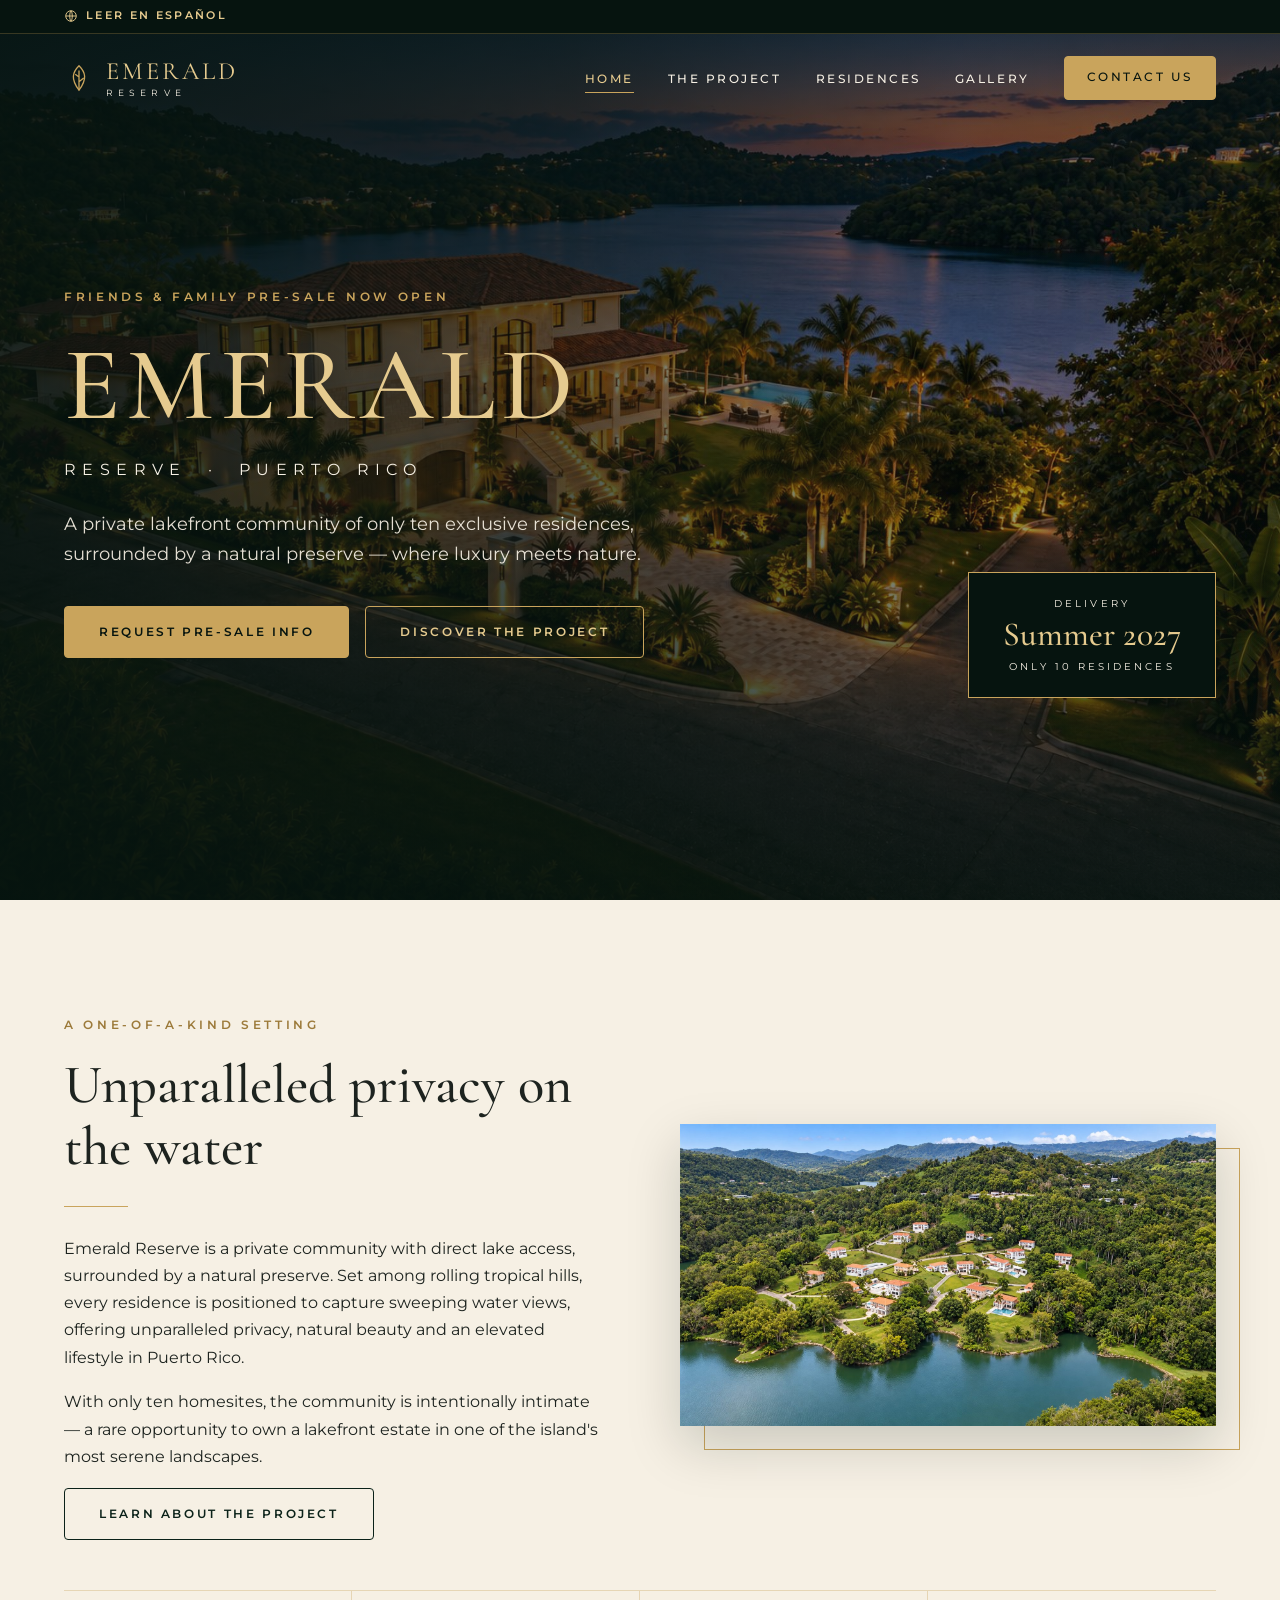
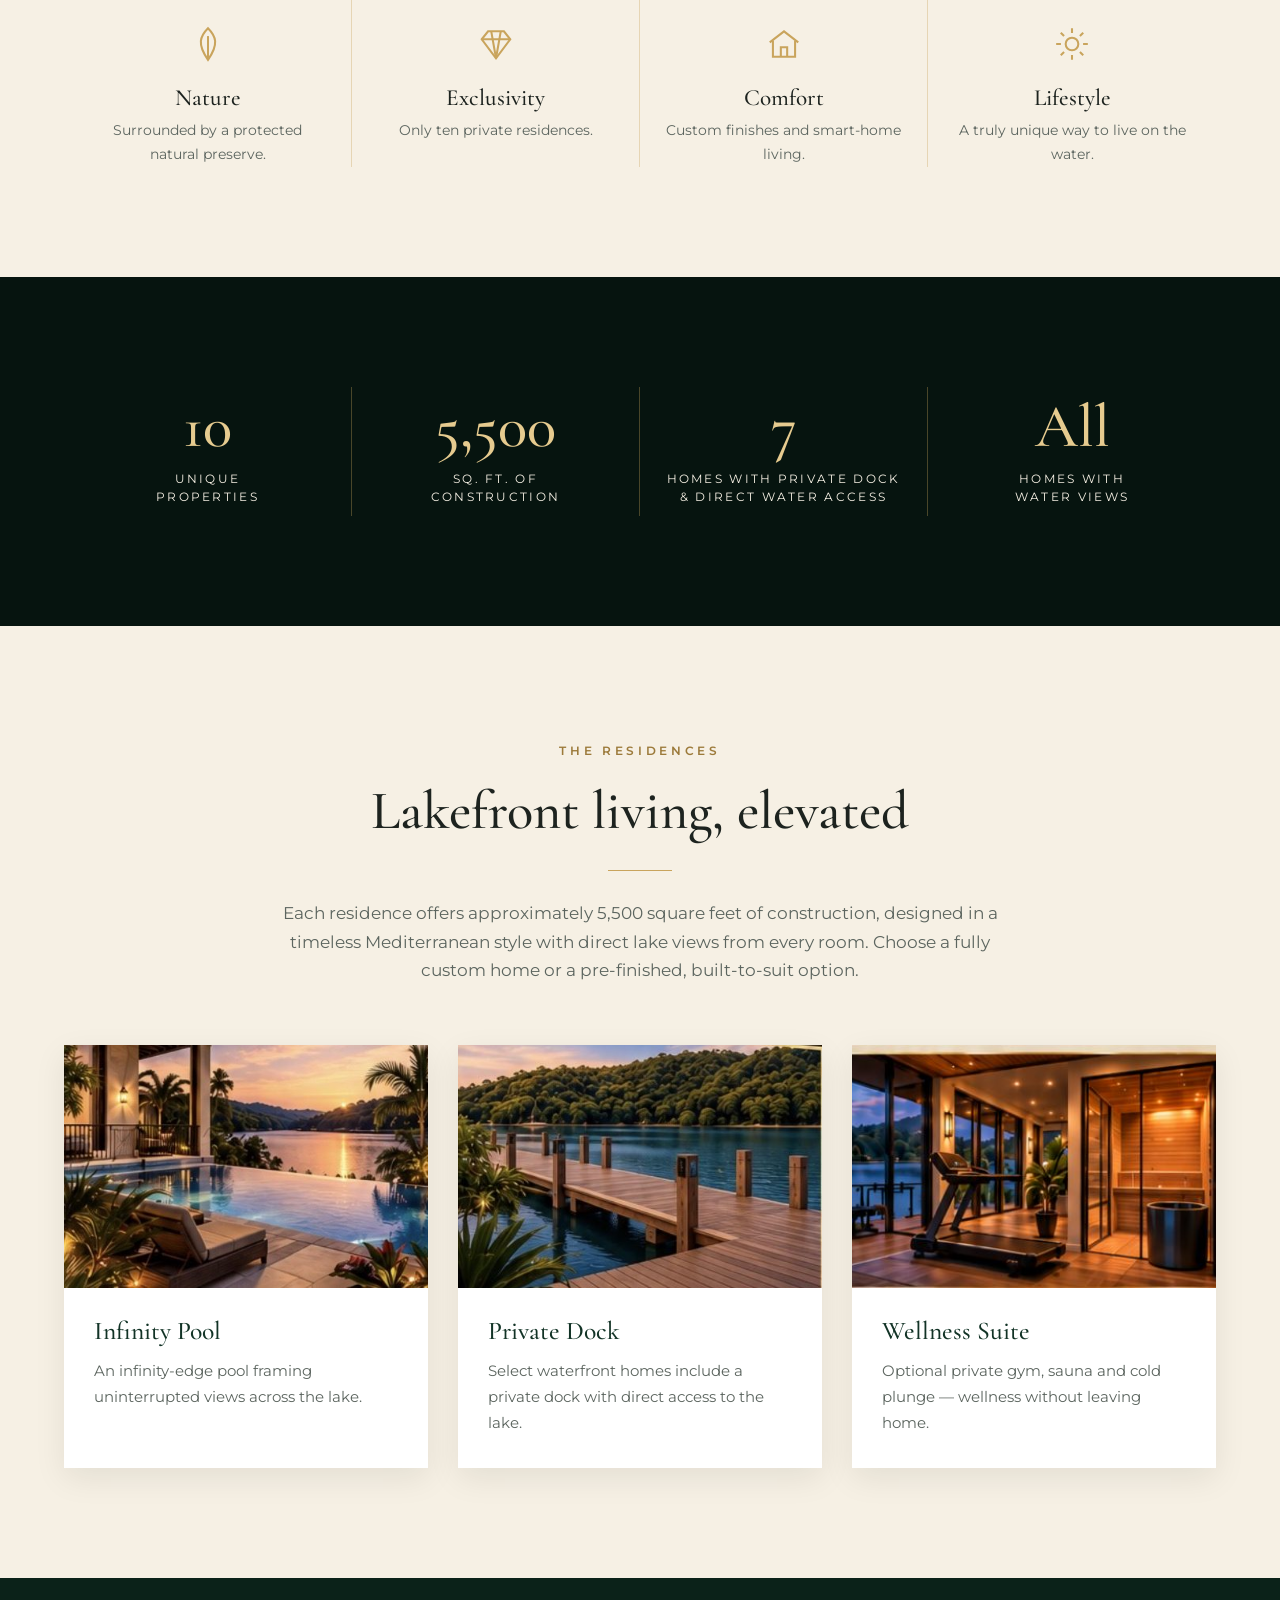
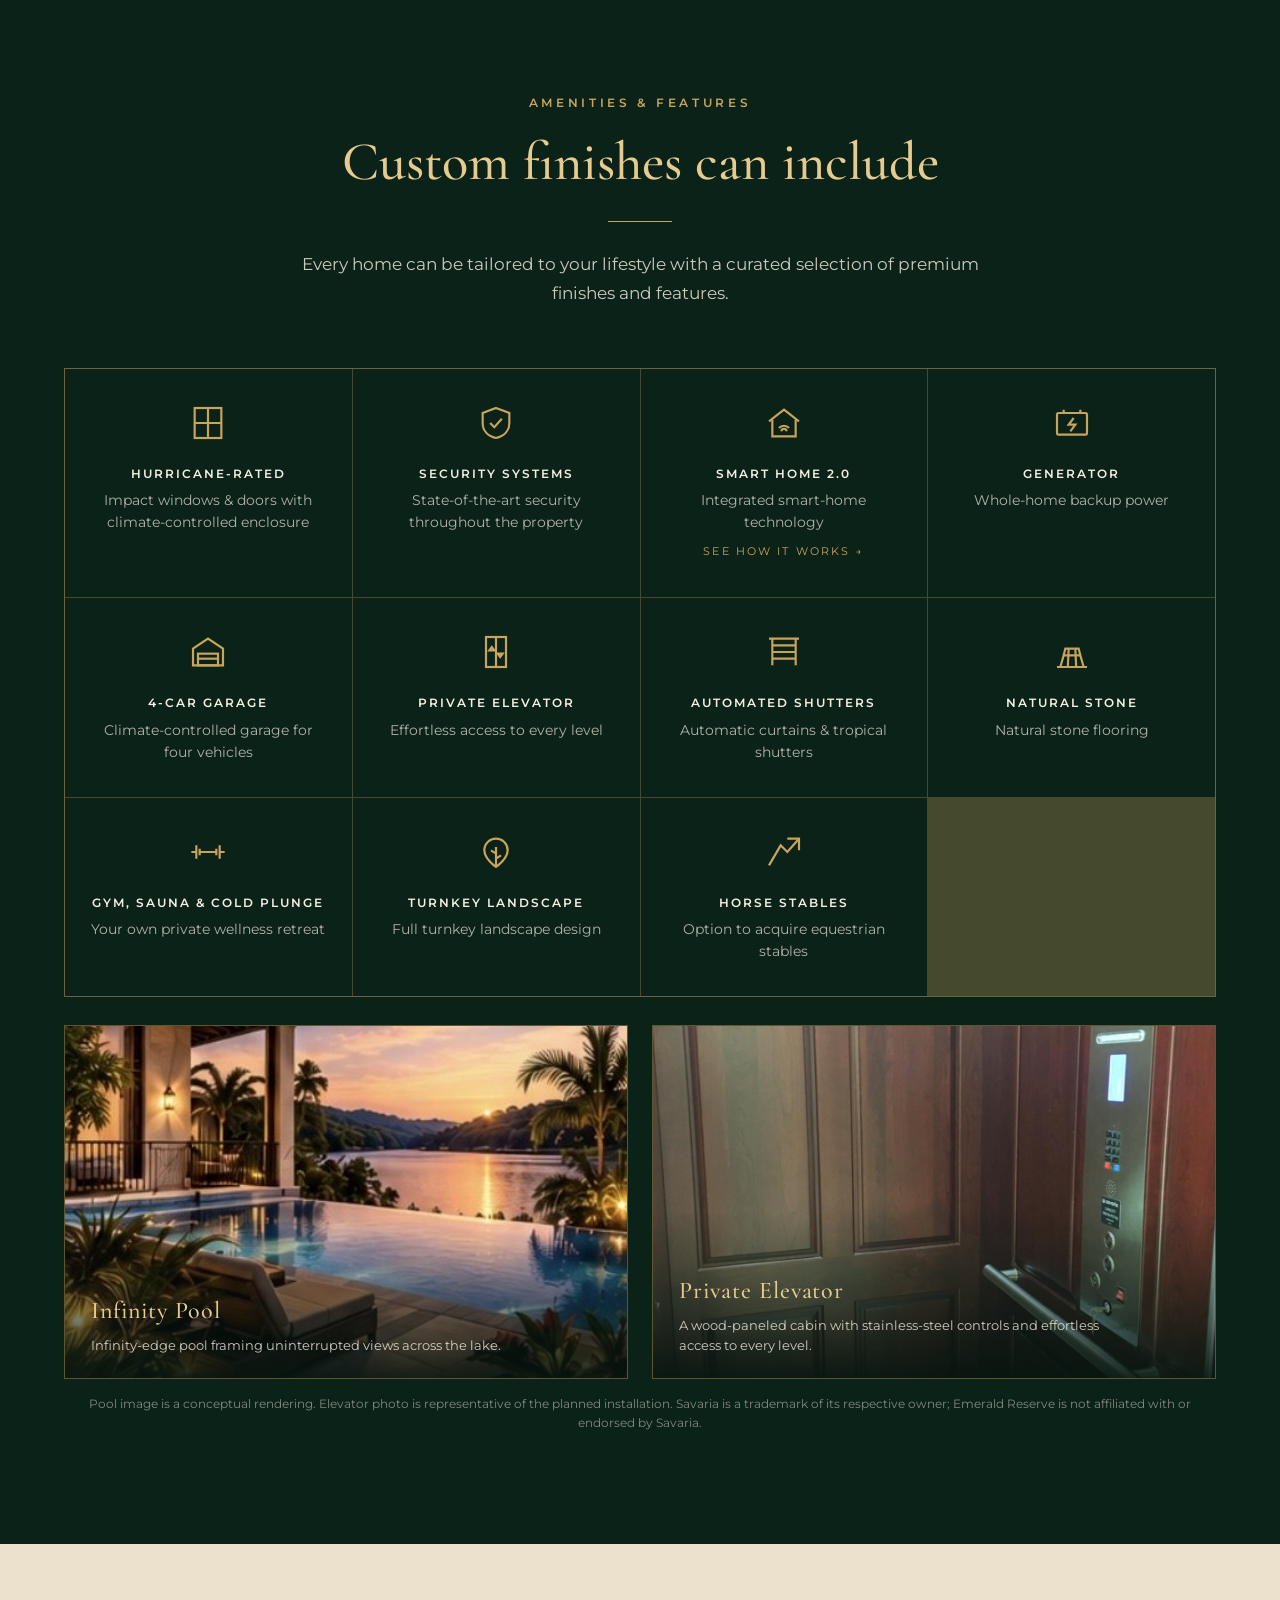
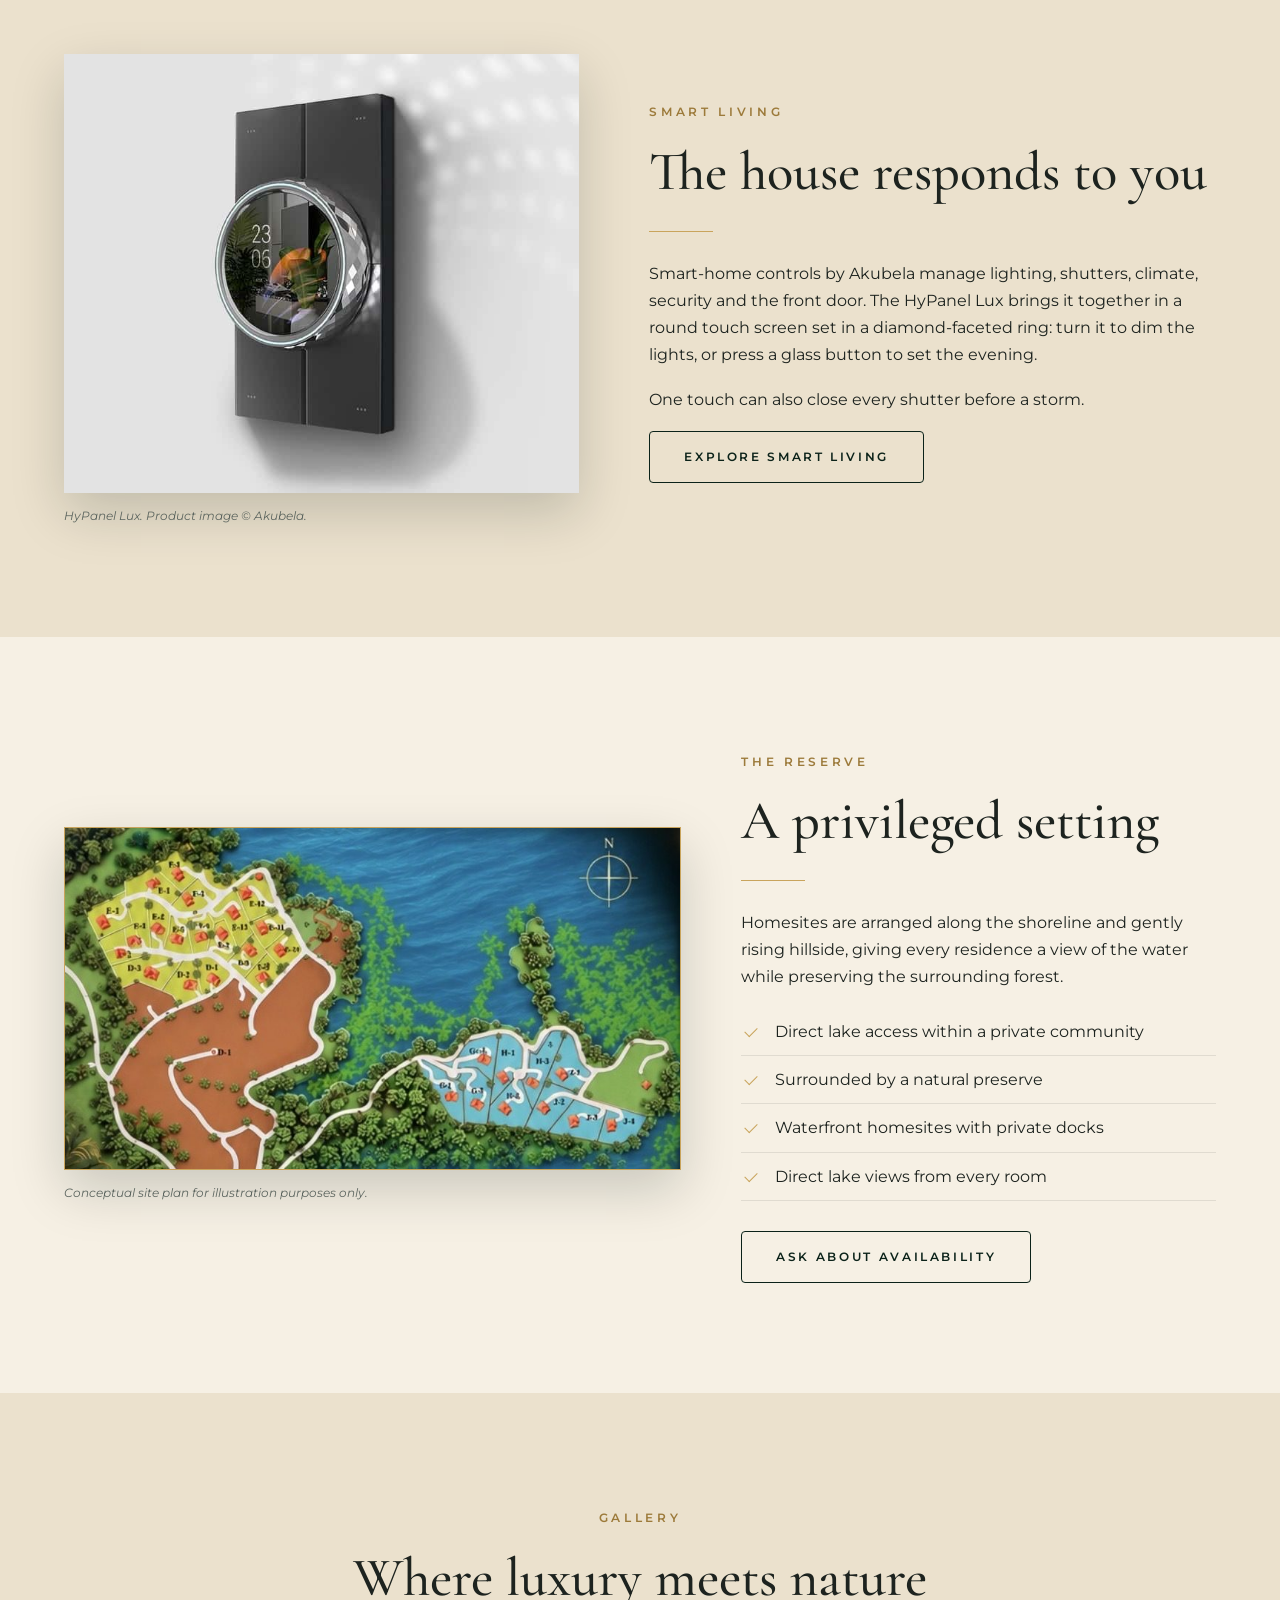
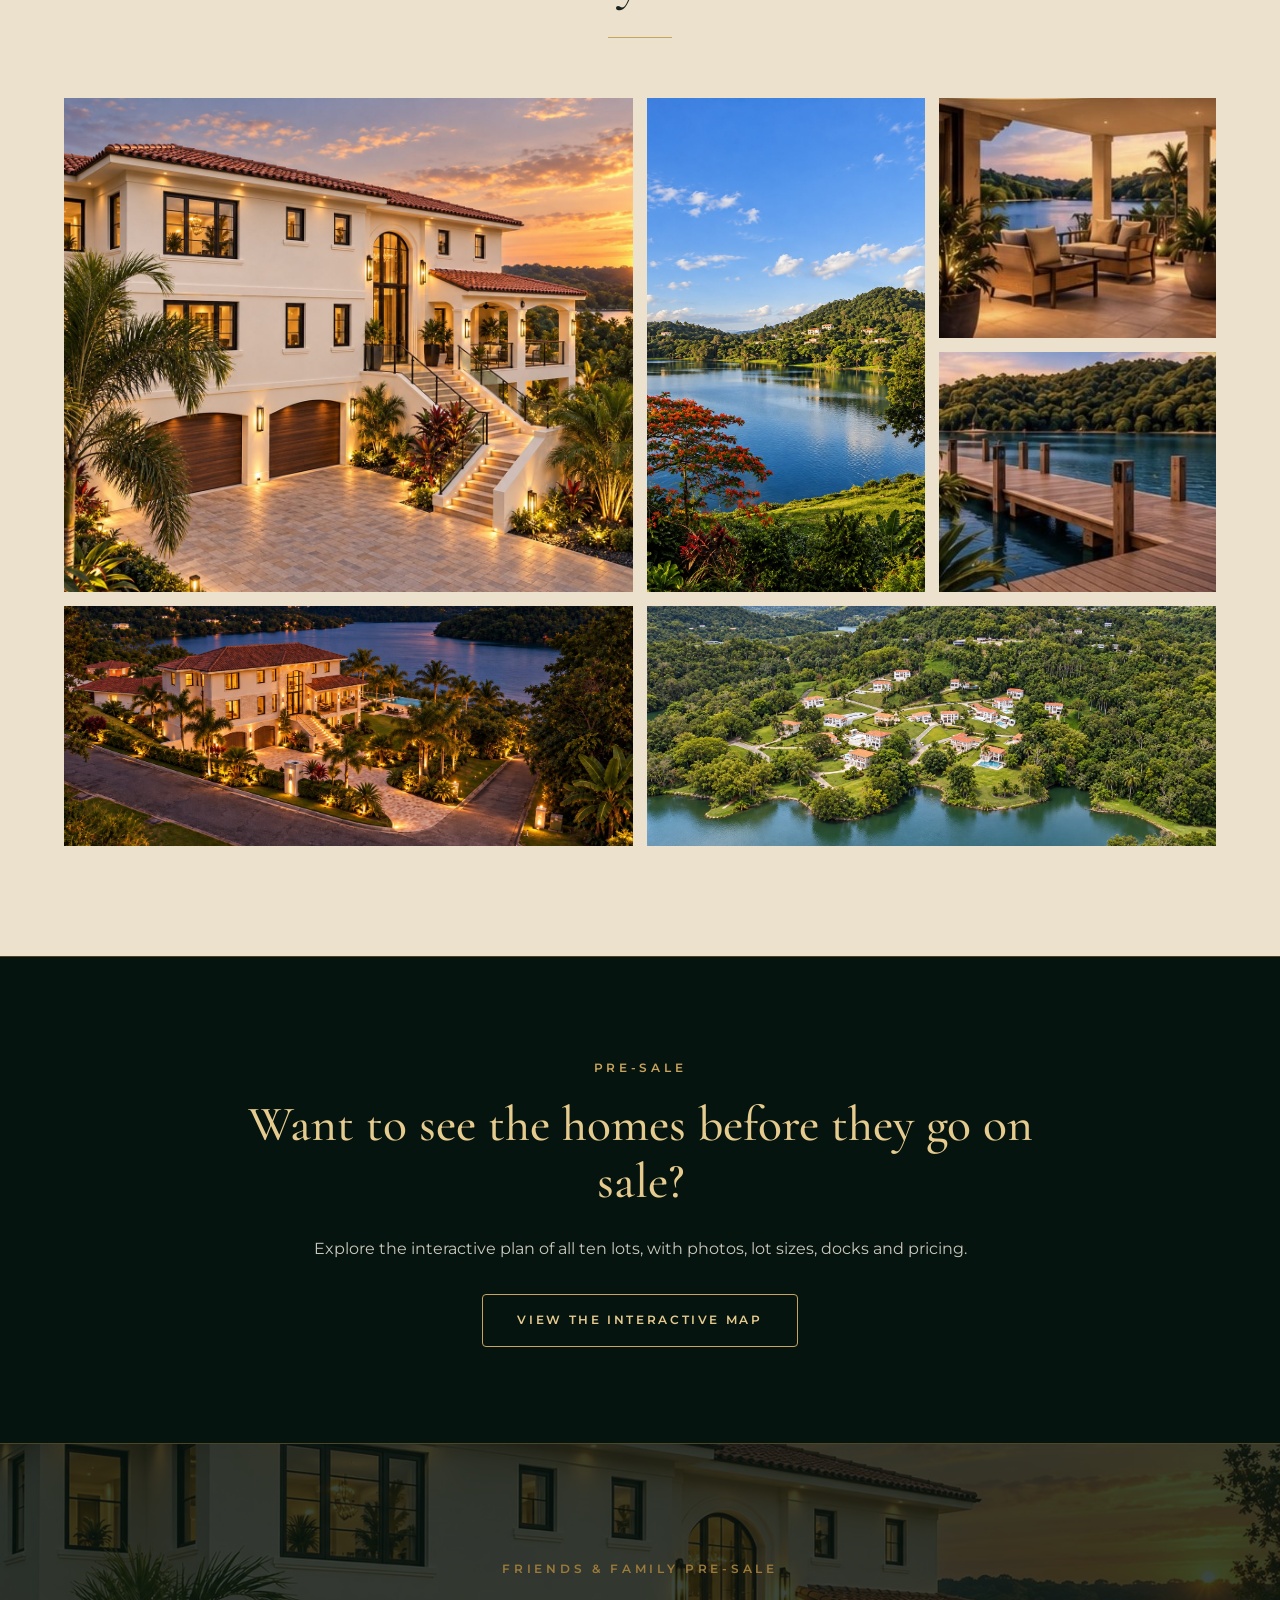
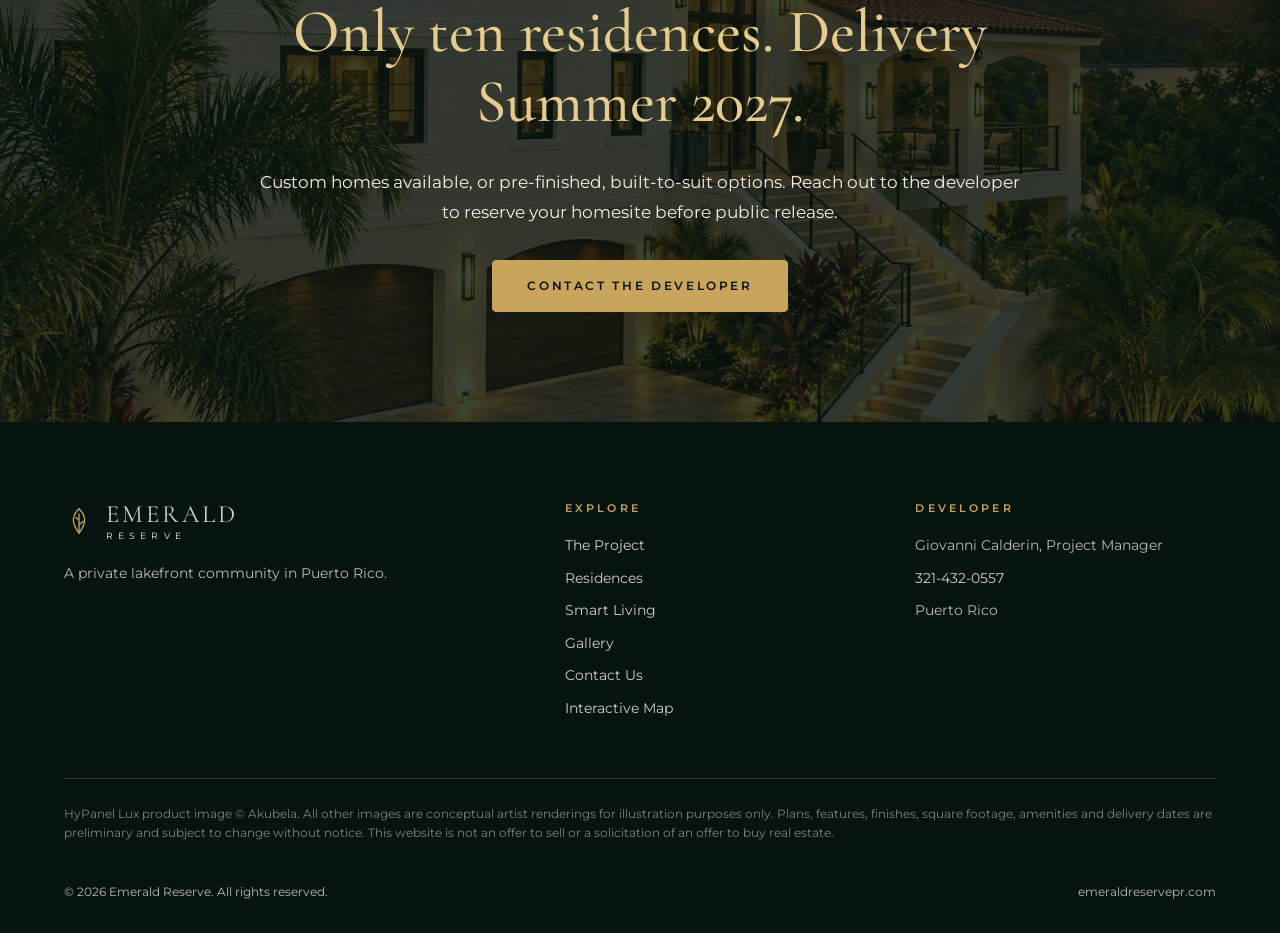
<file: index.html>
<!DOCTYPE html>
<html lang="en">
<head>
  <meta charset="UTF-8">
  <meta name="viewport" content="width=device-width, initial-scale=1.0">
  <title>Emerald Reserve | Private Lakefront Community in Puerto Rico</title>
  <meta name="description" content="Emerald Reserve is a private lakefront community of only 10 exclusive residences in Puerto Rico, surrounded by a natural preserve. Friends &amp; Family pre-sale now open — delivery Summer 2027.">
  <link rel="canonical" href="https://emeraldreservepr.com/">
  <link rel="alternate" hreflang="en" href="https://emeraldreservepr.com/">
  <link rel="alternate" hreflang="es" href="https://emeraldreservepr.com/es/">
  <link rel="alternate" hreflang="x-default" href="https://emeraldreservepr.com/">
  <meta property="og:type" content="website">
  <meta property="og:title" content="Emerald Reserve | Private Lakefront Community in Puerto Rico">
  <meta property="og:description" content="Only 10 exclusive lakefront residences surrounded by a natural preserve. Friends &amp; Family pre-sale now open.">
  <meta property="og:url" content="https://emeraldreservepr.com/">
  <meta property="og:image" content="https://emeraldreservepr.com/images/og-image.jpg">
  <meta name="twitter:card" content="summary_large_image">
  <meta name="theme-color" content="#06140f">
  <link rel="icon" href="images/favicon.svg" type="image/svg+xml">
  <link rel="preconnect" href="https://fonts.googleapis.com">
  <link rel="preconnect" href="https://fonts.gstatic.com" crossorigin>
  <link href="https://fonts.googleapis.com/css2?family=Cormorant+Garamond:wght@400;500;600&family=Montserrat:wght@300;400;500;600&display=swap" rel="stylesheet">
  <link rel="stylesheet" href="css/styles.css">
  <link rel="stylesheet" href="css/lang.css">
  <link rel="stylesheet" href="css/presale.css">
</head>
<body>

  <div class="lang-bar"><div class="container"><a href="es/index.html" hreflang="es" lang="es"><svg viewBox="0 0 24 24" width="14" height="14" fill="none" stroke="currentColor" stroke-width="1.6" aria-hidden="true"><circle cx="12" cy="12" r="9"/><path d="M3 12h18M12 3c3 3 3 15 0 18M12 3c-3 3-3 15 0 18"/></svg><span>Leer en español</span></a></div></div>

  
  <header class="site-header">
    <div class="container nav">
      <a href="index.html" class="brand" aria-label="Emerald Reserve home">
        <svg viewBox="0 0 32 32" fill="none" stroke="#c9a45c" stroke-width="1.4" aria-hidden="true"><path d="M16 3C9 10 7 17 16 29 25 17 23 10 16 3Z"/><path d="M16 8v21M16 15l-4-3M16 20l5-4"/></svg>
        <span class="brand-text"><span class="brand-name">Emerald</span><span class="brand-sub">Reserve</span></span>
      </a>
      <button class="nav-toggle" aria-label="Open menu" aria-expanded="false" aria-controls="nav-links"><span></span><span></span><span></span></button>
      <ul class="nav-links" id="nav-links">
        <li><a href="index.html" aria-current="page">Home</a></li>
        <li><a href="the-project.html">The Project</a></li>
        <li><a href="index.html#residences">Residences</a></li>
        <li><a href="index.html#gallery">Gallery</a></li>
        <li><a href="contact.html" class="btn btn-gold">Contact Us</a></li>
      </ul>
    </div>
  </header>

  <main>
    <!-- Hero -->
    <section class="hero">
      <div class="container">
        <div class="hero-content">
          <span class="eyebrow">Friends &amp; Family Pre-Sale Now Open</span>
          <h1>Emerald</h1>
          <p class="tagline">Reserve &nbsp;·&nbsp; Puerto Rico</p>
          <p class="lead">A private lakefront community of only ten exclusive residences, surrounded by a natural preserve — where luxury meets nature.</p>
          <div class="hero-actions">
            <a href="contact.html" class="btn btn-gold">Request Pre-Sale Info</a>
            <a href="the-project.html" class="btn btn-outline">Discover the Project</a>
          </div>
        </div>
        <div class="hero-badge">
          <small>Delivery</small>
          <strong>Summer 2027</strong>
          <small>Only 10 Residences</small>
        </div>
      </div>
    </section>

    <!-- Intro -->
    <section id="about">
      <div class="container split">
        <div class="reveal">
          <span class="eyebrow">A One-of-a-Kind Setting</span>
          <h2 class="section-title">Unparalleled privacy on the water</h2>
          <hr class="divider">
          <p>Emerald Reserve is a private community with direct lake access, surrounded by a natural preserve. Set among rolling tropical hills, every residence is positioned to capture sweeping water views, offering unparalleled privacy, natural beauty and an elevated lifestyle in Puerto Rico.</p>
          <p>With only ten homesites, the community is intentionally intimate — a rare opportunity to own a lakefront estate in one of the island's most serene landscapes.</p>
          <a href="the-project.html" class="btn btn-outline-dark">Learn About the Project</a>
        </div>
        <div class="split-media reveal">
          <img src="images/aerial-community.jpg" alt="Aerial rendering of the Emerald Reserve lakefront community surrounded by tropical forest" loading="lazy" width="1672" height="940">
        </div>
      </div>
      <div class="container">
        <div class="pillars reveal">
          <div class="pillar">
            <svg viewBox="0 0 24 24" fill="none" stroke-width="1.3"><path d="M12 2C7 7 5 12 12 22 19 12 17 7 12 2Z"/><path d="M12 7v15"/></svg>
            <h3>Nature</h3>
            <p>Surrounded by a protected natural preserve.</p>
          </div>
          <div class="pillar">
            <svg viewBox="0 0 24 24" fill="none" stroke-width="1.3"><path d="M3 9l4-5h10l4 5-9 12L3 9Z"/><path d="M3 9h18M9 4l3 17 3-17"/></svg>
            <h3>Exclusivity</h3>
            <p>Only ten private residences.</p>
          </div>
          <div class="pillar">
            <svg viewBox="0 0 24 24" fill="none" stroke-width="1.3"><path d="M3 11l9-7 9 7"/><path d="M5 10v10h14V10"/><path d="M10 20v-6h4v6"/></svg>
            <h3>Comfort</h3>
            <p>Custom finishes and smart-home living.</p>
          </div>
          <div class="pillar">
            <svg viewBox="0 0 24 24" fill="none" stroke-width="1.3"><circle cx="12" cy="12" r="4"/><path d="M12 2v3M12 19v3M2 12h3M19 12h3M4.9 4.9l2.1 2.1M17 17l2.1 2.1M4.9 19.1L7 17M17 7l2.1-2.1"/></svg>
            <h3>Lifestyle</h3>
            <p>A truly unique way to live on the water.</p>
          </div>
        </div>
      </div>
    </section>

    <!-- Stats -->
    <section class="section-deep">
      <div class="container">
        <div class="stats reveal">
          <div class="stat"><strong>10</strong><span>Unique<br>Properties</span></div>
          <div class="stat"><strong>5,500</strong><span>Sq. Ft. of<br>Construction</span></div>
          <div class="stat"><strong>7</strong><span>Homes with Private Dock<br>&amp; Direct Water Access</span></div>
          <div class="stat"><strong>All</strong><span>Homes with<br>Water Views</span></div>
        </div>
      </div>
    </section>

    <!-- Residences -->
    <section id="residences">
      <div class="container center">
        <span class="eyebrow">The Residences</span>
        <h2 class="section-title">Lakefront living, elevated</h2>
        <hr class="divider">
        <p class="section-intro">Each residence offers approximately 5,500 square feet of construction, designed in a timeless Mediterranean style with direct lake views from every room. Choose a fully custom home or a pre-finished, built-to-suit option.</p>
      </div>
      <div class="container">
        <div class="cards">
          <article class="card reveal">
            <div class="card-media"><img src="images/amenity-pool.jpg" alt="Rendering of an infinity pool overlooking the lake at sunset" loading="lazy" width="494" height="308"></div>
            <div class="card-body">
              <h3>Infinity Pool</h3>
              <p>An infinity-edge pool framing uninterrupted views across the lake.</p>
            </div>
          </article>
          <article class="card reveal">
            <div class="card-media"><img src="images/amenity-dock.jpg" alt="Rendering of a private wooden boat dock on the lake" loading="lazy" width="453" height="308"></div>
            <div class="card-body">
              <h3>Private Dock</h3>
              <p>Select waterfront homes include a private dock with direct access to the lake.</p>
            </div>
          </article>
          <article class="card reveal">
            <div class="card-media"><img src="images/amenity-gym.jpg" alt="Rendering of a private home gym with sauna and cold plunge" loading="lazy" width="367" height="232"></div>
            <div class="card-body">
              <h3>Wellness Suite</h3>
              <p>Optional private gym, sauna and cold plunge — wellness without leaving home.</p>
            </div>
          </article>
        </div>
      </div>
    </section>

    <!-- Finishes -->
    <section class="section-dark" id="finishes">
      <div class="container center">
        <span class="eyebrow">Amenities &amp; Features</span>
        <h2 class="section-title">Custom finishes can include</h2>
        <hr class="divider">
        <p class="section-intro">Every home can be tailored to your lifestyle with a curated selection of premium finishes and features.</p>
      </div>
      <div class="container">
        <div class="finishes reveal">
          <div class="finish">
            <svg viewBox="0 0 24 24"><rect x="4" y="3" width="16" height="18"/><path d="M12 3v18M4 12h16"/></svg>
            <h3>Hurricane-Rated</h3>
            <p>Impact windows &amp; doors with climate-controlled enclosure</p>
          </div>
          <div class="finish">
            <svg viewBox="0 0 24 24"><path d="M12 3l8 3v6c0 5-3.5 8-8 9-4.5-1-8-4-8-9V6l8-3Z"/><path d="M8.5 12l2.5 2.5 4.5-5"/></svg>
            <h3>Security Systems</h3>
            <p>State-of-the-art security throughout the property</p>
          </div>
          <div class="finish">
            <a href="smart-living.html">
              <svg viewBox="0 0 24 24"><path d="M3 11l9-7 9 7"/><path d="M5 10v10h14V10"/><path d="M9 15a4 4 0 0 1 6 0M10.5 17a1.5 1.5 0 0 1 3 0"/></svg>
              <h3>Smart Home 2.0</h3>
              <p>Integrated smart-home technology</p>
              <span class="finish-link">See how it works &rarr;</span>
            </a>
          </div>
          <div class="finish">
            <svg viewBox="0 0 24 24"><rect x="3" y="6" width="18" height="13" rx="1"/><path d="M13 9l-3 4h4l-3 4"/><path d="M7 6V4M17 6V4"/></svg>
            <h3>Generator</h3>
            <p>Whole-home backup power</p>
          </div>
          <div class="finish">
            <svg viewBox="0 0 24 24"><path d="M3 10l9-6 9 6v10H3V10Z"/><rect x="6" y="13" width="12" height="7"/><path d="M6 16h12"/></svg>
            <h3>4-Car Garage</h3>
            <p>Climate-controlled garage for four vehicles</p>
          </div>
          <div class="finish">
            <svg viewBox="0 0 24 24"><rect x="6" y="3" width="12" height="18"/><path d="M12 3v18M9.5 9l-1.5 2h3L9.5 9ZM14.5 15l1.5-2h-3l1.5 2Z"/></svg>
            <h3>Private Elevator</h3>
            <p>Effortless access to every level</p>
          </div>
          <div class="finish">
            <svg viewBox="0 0 24 24"><path d="M3 4h18M5 4v16M19 4v16"/><path d="M5 8h14M5 12h14M5 16h14"/></svg>
            <h3>Automated Shutters</h3>
            <p>Automatic curtains &amp; tropical shutters</p>
          </div>
          <div class="finish">
            <svg viewBox="0 0 24 24"><path d="M3 21h18M5 21l2-7h10l2 7"/><path d="M7 14l1-4h8l1 4M10 10l-.5 11M14 10l.5 11"/></svg>
            <h3>Natural Stone</h3>
            <p>Natural stone flooring</p>
          </div>
          <div class="finish">
            <svg viewBox="0 0 24 24"><path d="M2 12h3M19 12h3M5 8v8M19 8v8M7 10v4M17 10v4M7 12h10"/></svg>
            <h3>Gym, Sauna &amp; Cold Plunge</h3>
            <p>Your own private wellness retreat</p>
          </div>
          <div class="finish">
            <svg viewBox="0 0 24 24"><path d="M12 21c-4-3-7-6-7-10a7 7 0 0 1 14 0c0 4-3 7-7 10Z"/><path d="M12 21V9M12 13l-3-2M12 16l3-2"/></svg>
            <h3>Turnkey Landscape</h3>
            <p>Full turnkey landscape design</p>
          </div>
          <div class="finish">
            <svg viewBox="0 0 24 24"><path d="M3 20l7-12 4 4 7-8"/><path d="M14 4h7v7"/></svg>
            <h3>Horse Stables</h3>
            <p>Option to acquire equestrian stables</p>
          </div>
        </div>
        <div class="finish-photos reveal">
          <figure class="finish-photo">
            <a href="images/amenity-pool.jpg" data-lightbox><img src="images/amenity-pool.jpg" alt="Rendering of an infinity pool overlooking the lake at sunset" loading="lazy" width="494" height="308"></a>
            <figcaption><strong>Infinity Pool</strong><span>Infinity-edge pool framing uninterrupted views across the lake.</span></figcaption>
          </figure>
          <figure class="finish-photo">
            <a href="images/finish-elevator.jpg" data-lightbox><img src="images/finish-elevator.jpg" alt="Wood-paneled private elevator cabin with a stainless-steel control panel and handrail" loading="lazy" width="1242" height="801"></a>
            <figcaption><strong>Private Elevator</strong><span>A wood-paneled cabin with stainless-steel controls and effortless access to every level.</span></figcaption>
          </figure>
        </div>
        <p class="finish-note">Pool image is a conceptual rendering. Elevator photo is representative of the planned installation. Savaria is a trademark of its respective owner; Emerald Reserve is not affiliated with or endorsed by Savaria.</p>
      </div>
    </section>

    <!-- Smart living teaser -->
    <section class="section-cream-dark" id="smart-living">
      <div class="container smart-teaser">
        <figure class="reveal" style="margin:0;">
          <img class="product-shot" src="images/hypanel-lux.jpg" alt="Akubela HyPanel Lux smart-home control panel with a round touch screen in a diamond-faceted ring" loading="lazy" width="729" height="622">
          <figcaption style="font-size:0.78rem; color:var(--muted); margin-top:12px; font-style:italic;">HyPanel Lux. Product image &copy; Akubela.</figcaption>
        </figure>
        <div class="reveal">
          <span class="eyebrow">Smart Living</span>
          <h2 class="section-title">The house responds to you</h2>
          <hr class="divider">
          <p>Smart-home controls by Akubela manage lighting, shutters, climate, security and the front door. The HyPanel Lux brings it together in a round touch screen set in a diamond-faceted ring: turn it to dim the lights, or press a glass button to set the evening.</p>
          <p>One touch can also close every shutter before a storm.</p>
          <a href="smart-living.html" class="btn btn-outline-dark">Explore Smart Living</a>
        </div>
      </div>
    </section>

    <!-- Site plan -->
    <section id="site-plan">
      <div class="container plan">
        <figure class="reveal">
          <img src="images/site-plan.jpg" alt="Conceptual site plan of Emerald Reserve showing homesites along the lake" loading="lazy" width="830" height="460">
          <figcaption>Conceptual site plan for illustration purposes only.</figcaption>
        </figure>
        <div class="reveal">
          <span class="eyebrow">The Reserve</span>
          <h2 class="section-title">A privileged setting</h2>
          <hr class="divider">
          <p>Homesites are arranged along the shoreline and gently rising hillside, giving every residence a view of the water while preserving the surrounding forest.</p>
          <ul class="check-list">
            <li>Direct lake access within a private community</li>
            <li>Surrounded by a natural preserve</li>
            <li>Waterfront homesites with private docks</li>
            <li>Direct lake views from every room</li>
          </ul>
          <a href="contact.html" class="btn btn-outline-dark">Ask About Availability</a>
        </div>
      </div>
    </section>

    <!-- Gallery -->
    <section class="section-cream-dark" id="gallery">
      <div class="container center">
        <span class="eyebrow">Gallery</span>
        <h2 class="section-title">Where luxury meets nature</h2>
        <hr class="divider">
      </div>
      <div class="container">
        <div class="gallery">
          <a href="images/residence-sunset.jpg" class="wide tall" data-lightbox><img src="images/residence-sunset.jpg" alt="Rendering of an Emerald Reserve residence at sunset" loading="lazy"></a>
          <a href="images/lake-view.jpg" class="tall" data-lightbox><img src="images/lake-view.jpg" alt="View across the lake to homes on the hillside" loading="lazy"></a>
          <a href="images/amenity-terrace.jpg" data-lightbox><img src="images/amenity-terrace.jpg" alt="Rendering of a covered terrace overlooking the lake" loading="lazy"></a>
          <a href="images/amenity-dock.jpg" data-lightbox><img src="images/amenity-dock.jpg" alt="Rendering of a private dock" loading="lazy"></a>
          <a href="images/hero-dusk.jpg" class="wide" data-lightbox><img src="images/hero-dusk.jpg" alt="Rendering of a residence and landscaped driveway at dusk" loading="lazy"></a>
          <a href="images/aerial-community.jpg" class="wide" data-lightbox><img src="images/aerial-community.jpg" alt="Aerial rendering of the community" loading="lazy"></a>
        </div>
      </div>
    </section>

    <!-- Pre-sale access -->
    <section class="presale-band" id="presale">
      <div class="container reveal">
        <span class="eyebrow">Pre-Sale</span>
        <h2>Want to see the homes before they go on sale?</h2>
        <p>Explore the interactive plan of all ten lots, with photos, lot sizes, docks and pricing.</p>
        <a href="pre-sale.html" class="btn btn-outline">View the Interactive Map</a>
      </div>
    </section>

    <!-- CTA -->
    <section class="cta">
      <div class="container reveal">
        <span class="eyebrow">Friends &amp; Family Pre-Sale</span>
        <h2>Only ten residences. Delivery Summer 2027.</h2>
        <p>Custom homes available, or pre-finished, built-to-suit options. Reach out to the developer to reserve your homesite before public release.</p>
        <a href="contact.html" class="btn btn-gold">Contact the Developer</a>
      </div>
    </section>
  </main>

  <footer class="site-footer">
    <div class="container">
      <div class="footer-grid">
        <div>
          <a href="index.html" class="brand" aria-label="Emerald Reserve home">
            <svg viewBox="0 0 32 32" fill="none" stroke="#c9a45c" stroke-width="1.4" aria-hidden="true"><path d="M16 3C9 10 7 17 16 29 25 17 23 10 16 3Z"/><path d="M16 8v21M16 15l-4-3M16 20l5-4"/></svg>
            <span class="brand-text"><span class="brand-name">Emerald</span><span class="brand-sub">Reserve</span></span>
          </a>
          <p style="margin-top:20px;">A private lakefront community in Puerto Rico.</p>
        </div>
        <div>
          <h4>Explore</h4>
          <ul>
            <li><a href="the-project.html">The Project</a></li>
            <li><a href="index.html#residences">Residences</a></li>
            <li><a href="smart-living.html">Smart Living</a></li>
            <li><a href="index.html#gallery">Gallery</a></li>
            <li><a href="contact.html">Contact Us</a></li>
            <li><a href="pre-sale.html">Interactive Map</a></li>
          </ul>
        </div>
        <div>
          <h4>Developer</h4>
          <ul>
            <li>Giovanni Calderin, Project Manager</li>
            <li><a href="tel:+13214320557">321-432-0557</a></li>
            <li>Puerto Rico</li>
          </ul>
        </div>
      </div>
      <p class="disclaimer">HyPanel Lux product image &copy; Akubela. All other images are conceptual artist renderings for illustration purposes only. Plans, features, finishes, square footage, amenities and delivery dates are preliminary and subject to change without notice. This website is not an offer to sell or a solicitation of an offer to buy real estate.</p>
      <div class="footer-bottom">
        <span>&copy; <span data-year>2026</span> Emerald Reserve. All rights reserved.</span>
        <span>emeraldreservepr.com</span>
      </div>
    </div>
  </footer>

  <div class="lightbox" role="dialog" aria-modal="true" aria-label="Image viewer">
    <button class="lightbox-close" aria-label="Close">&times;</button>
    <img alt="">
  </div>

  <script src="js/main.js"></script>
</body>
</html>
</file>
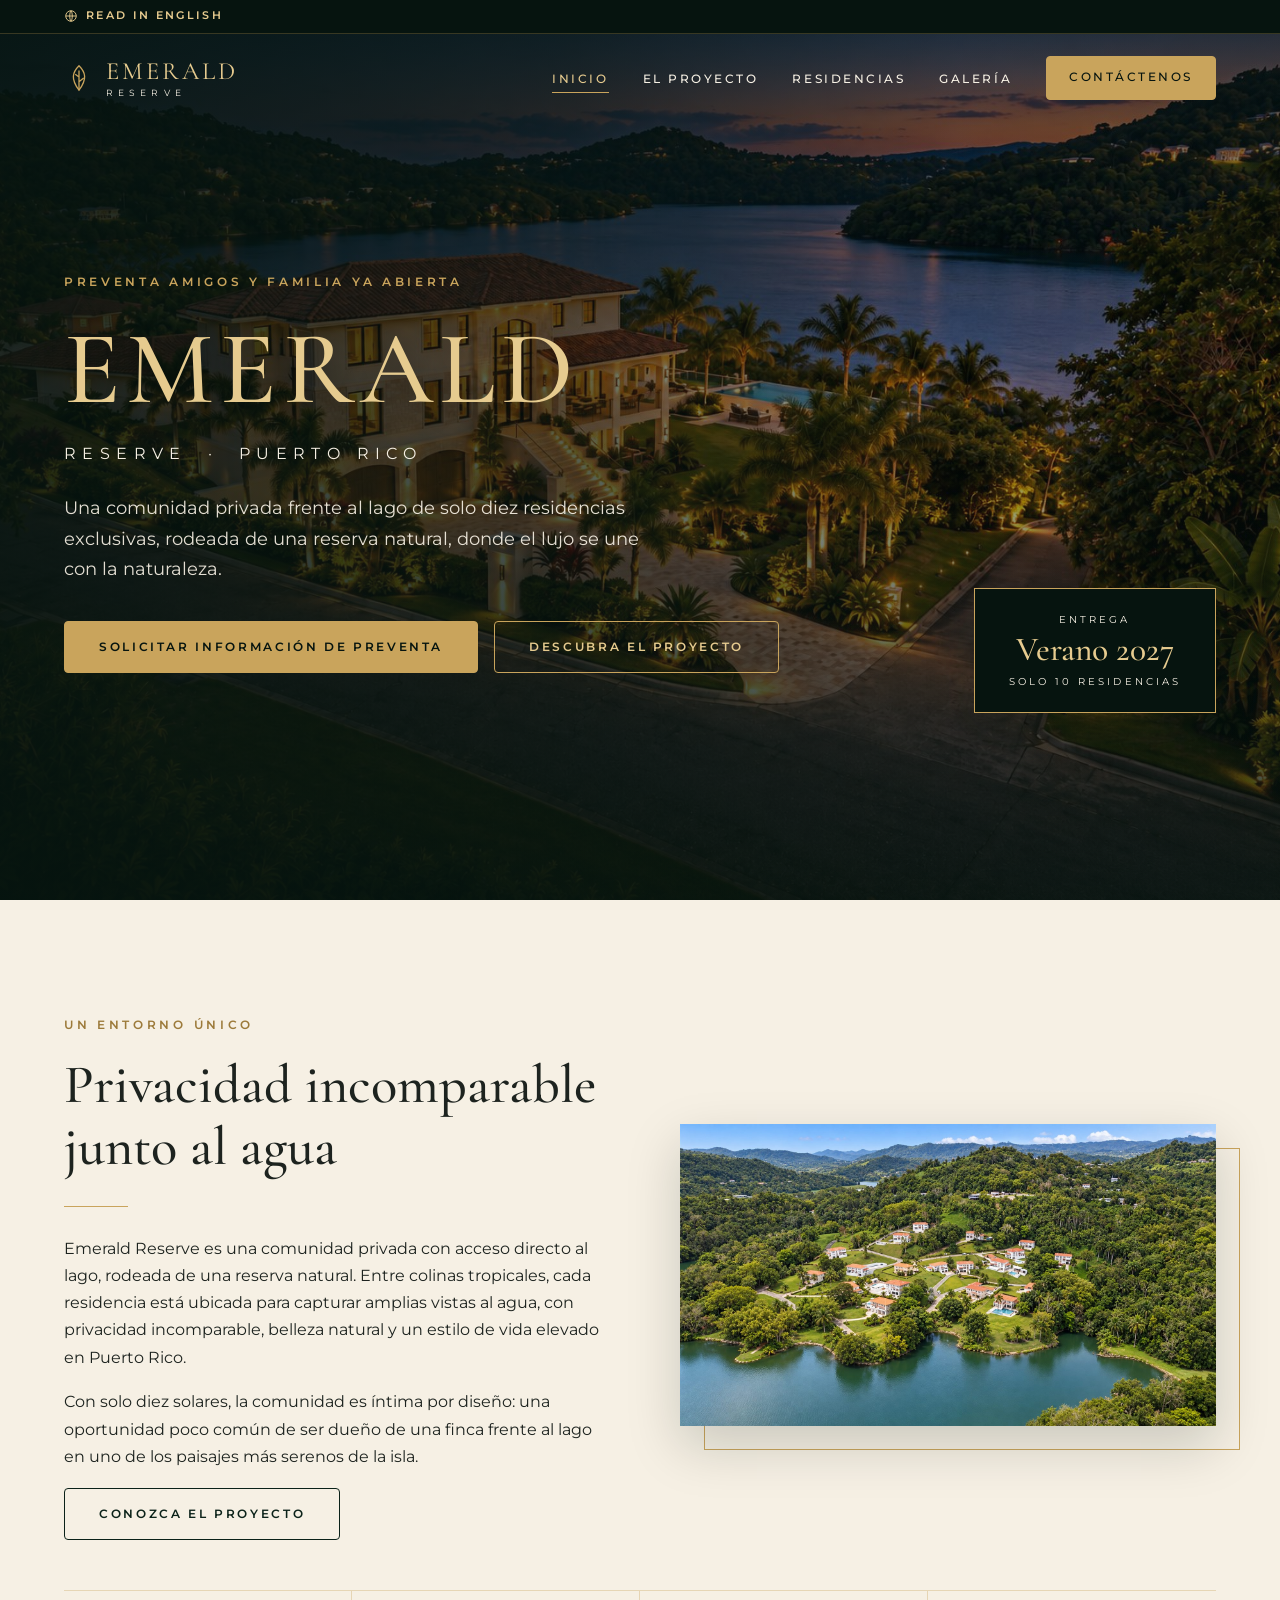
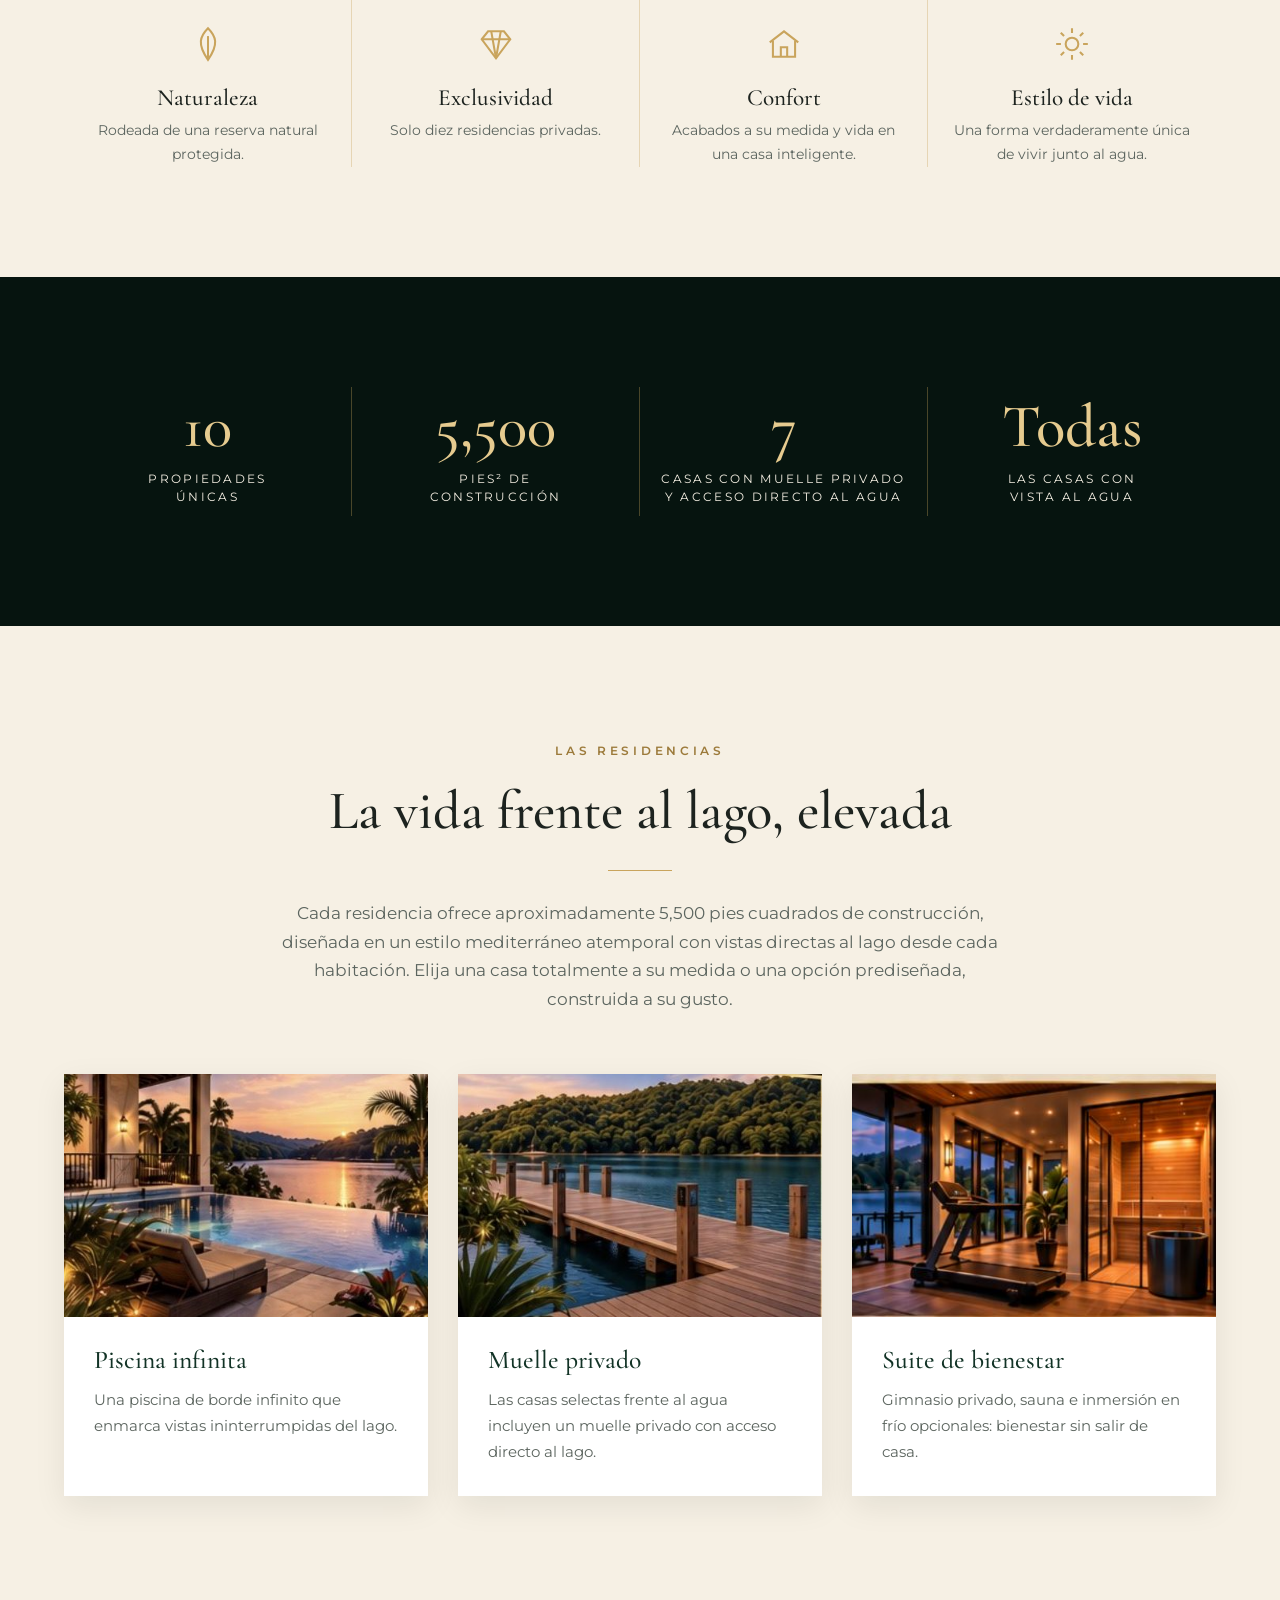
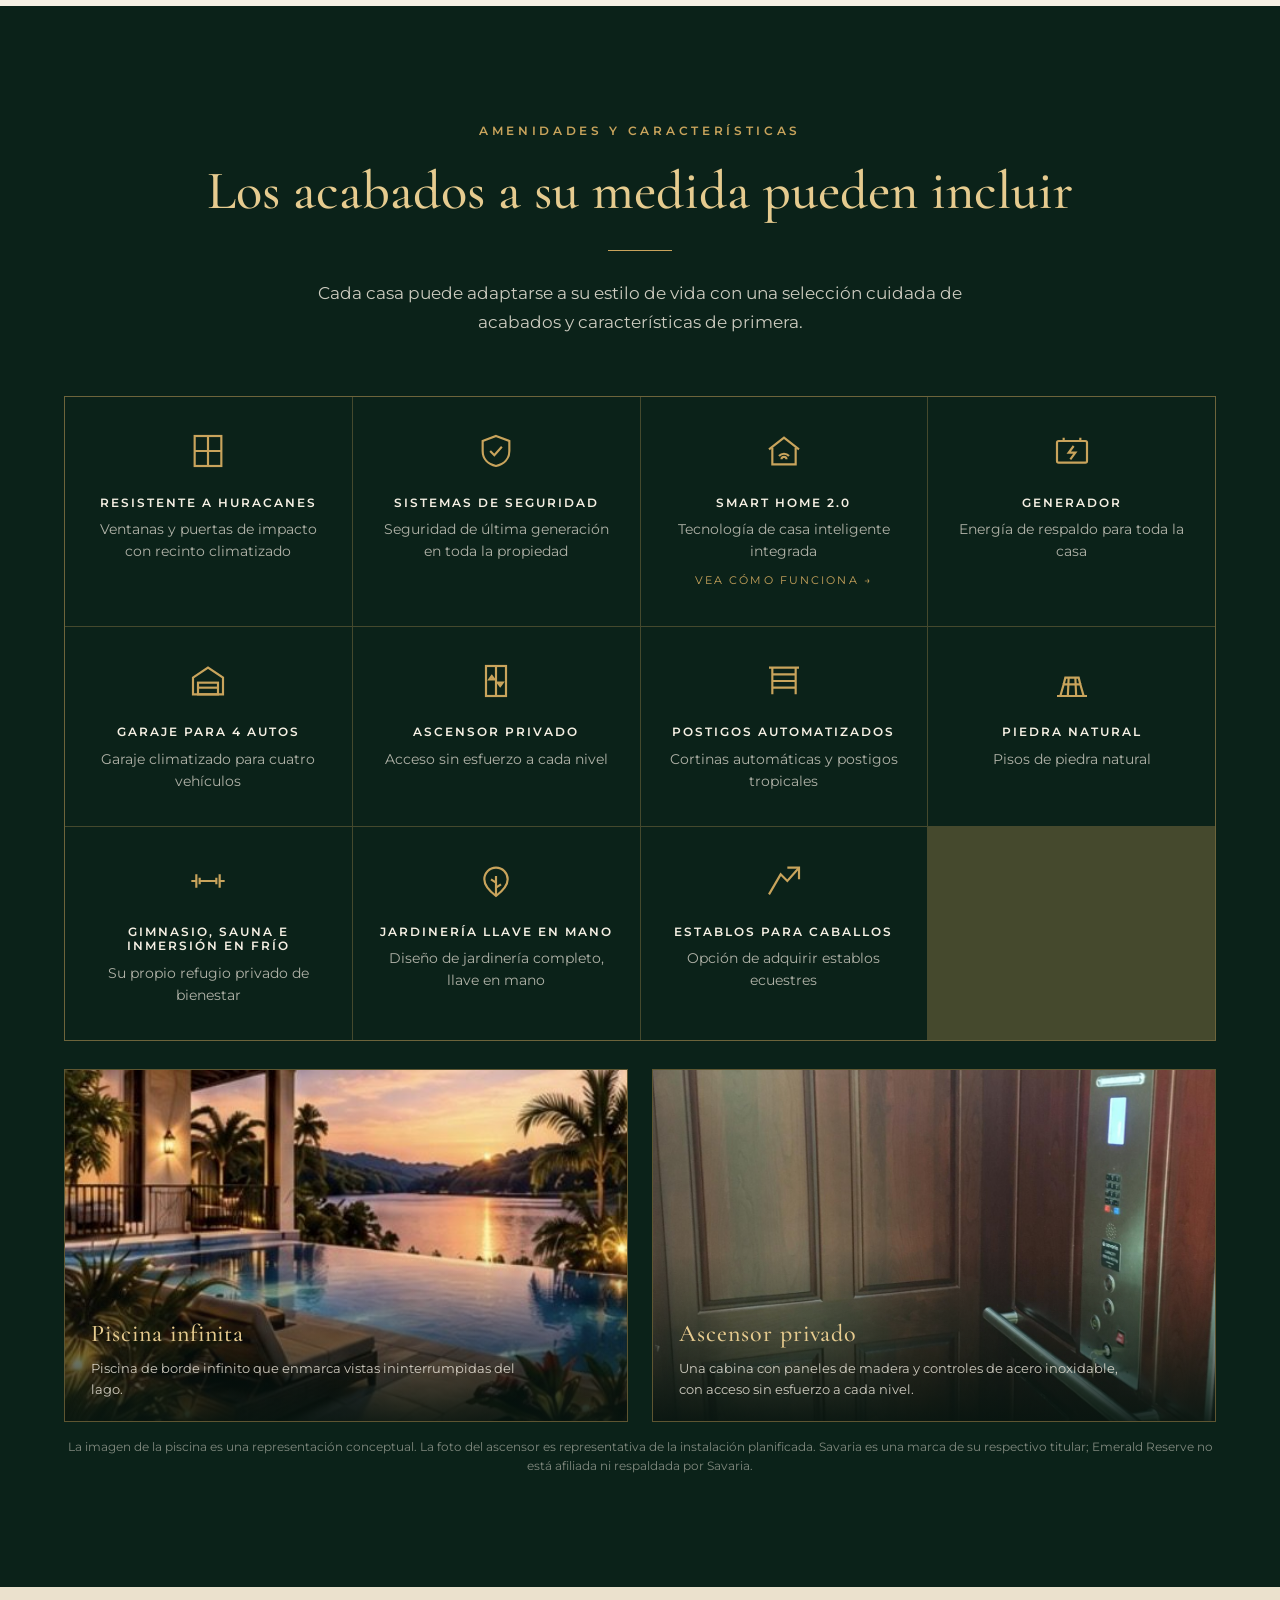
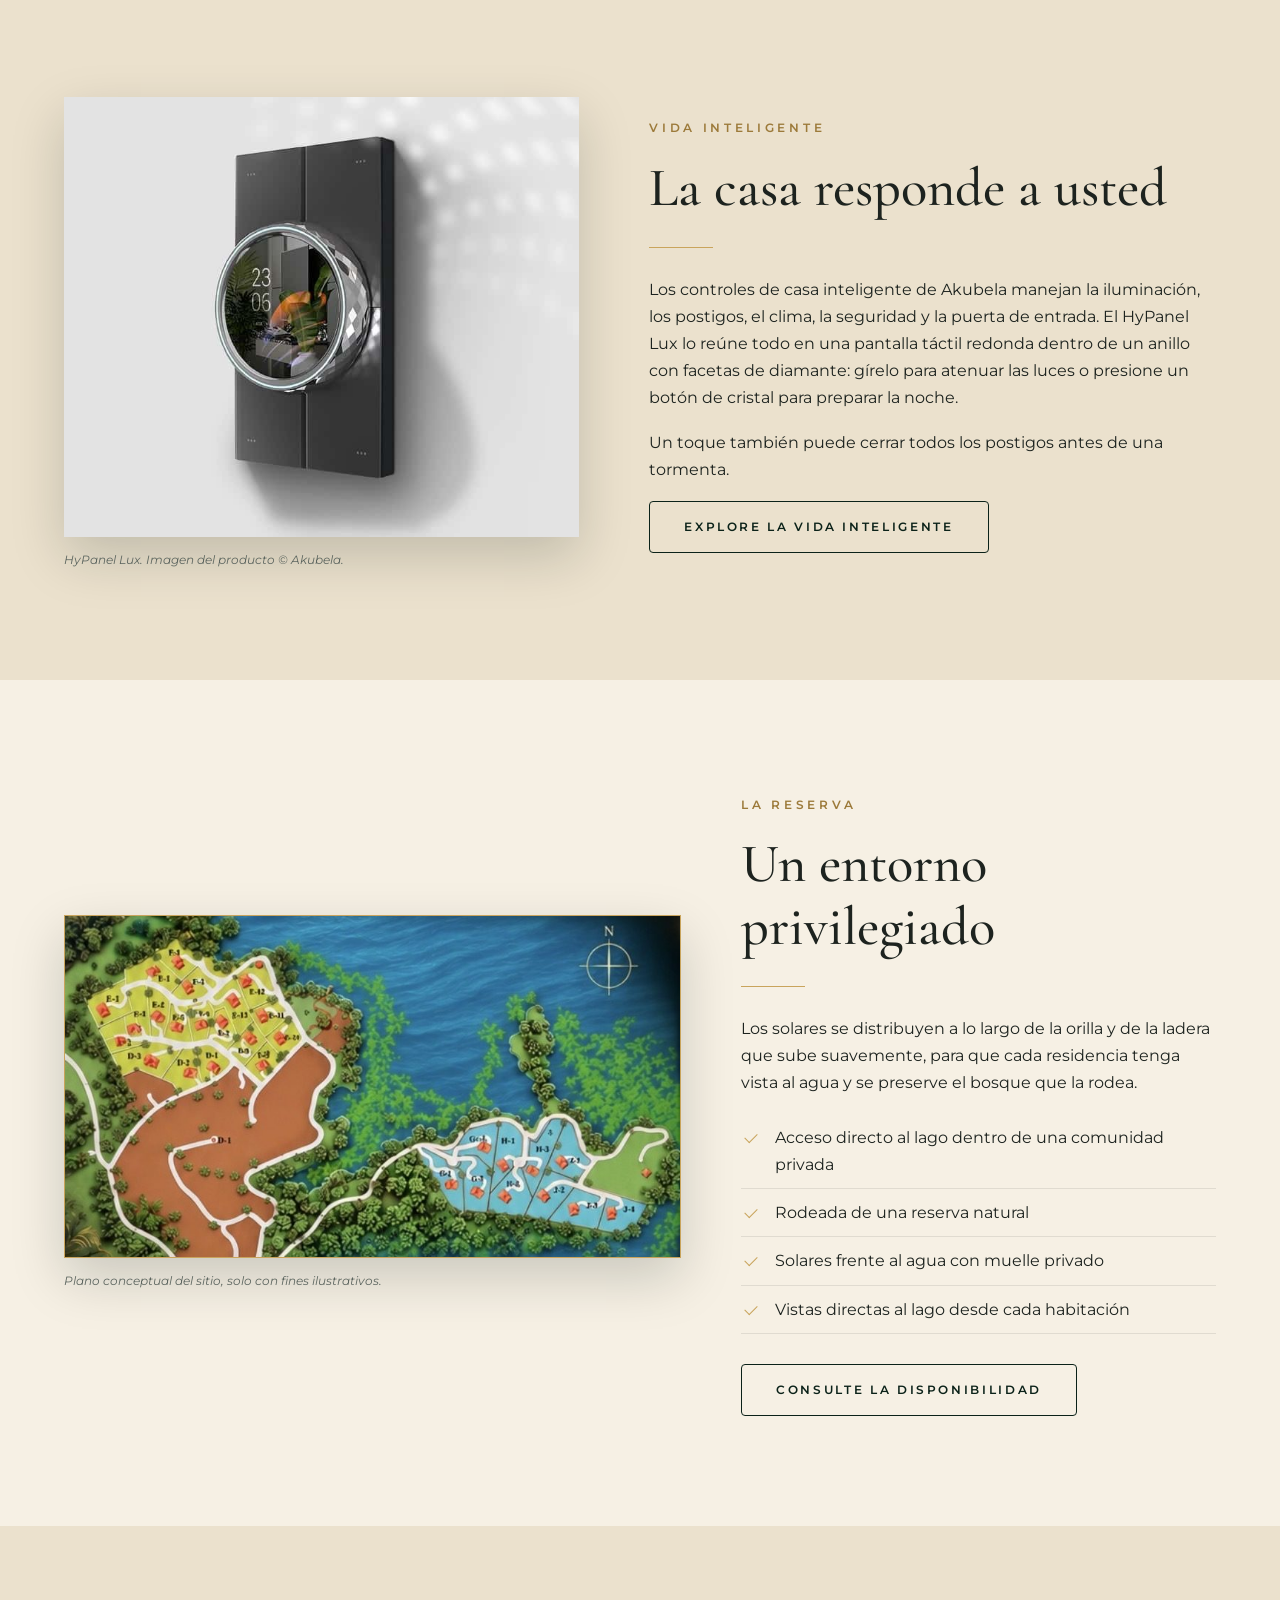
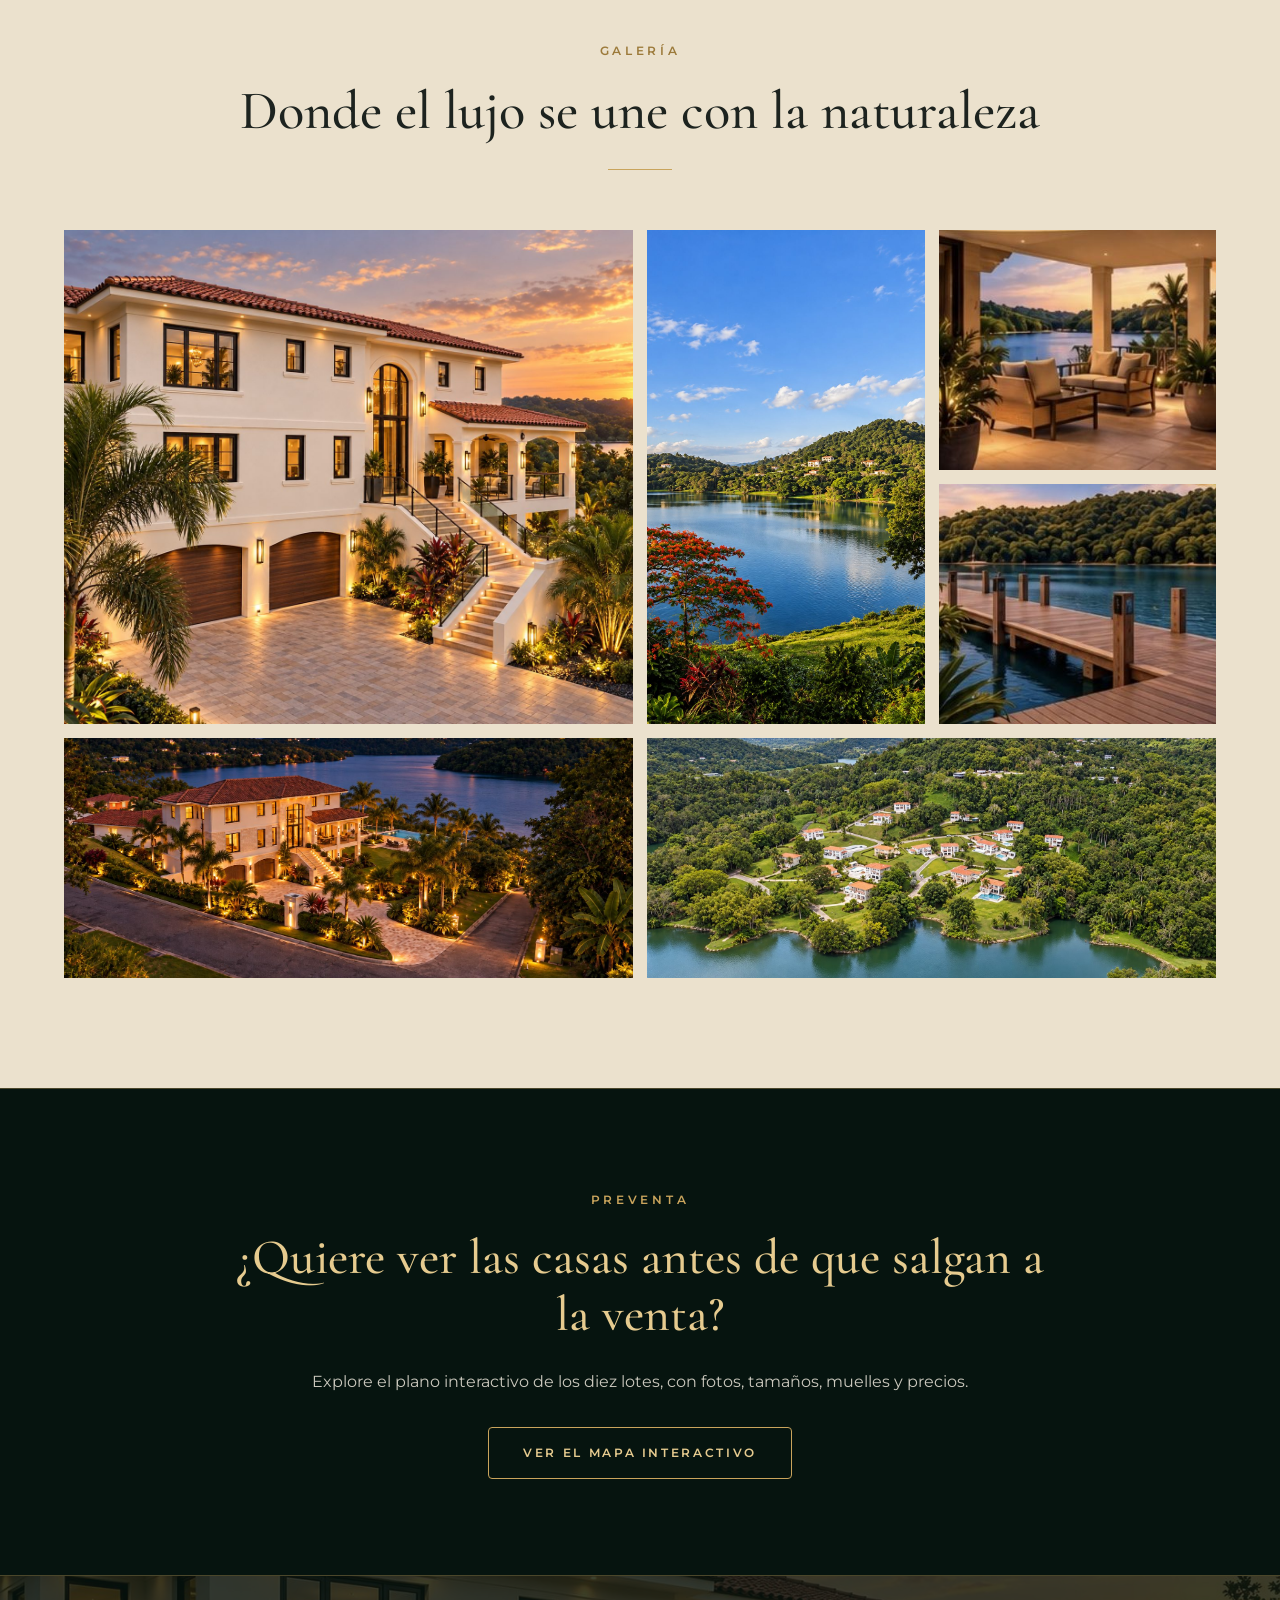
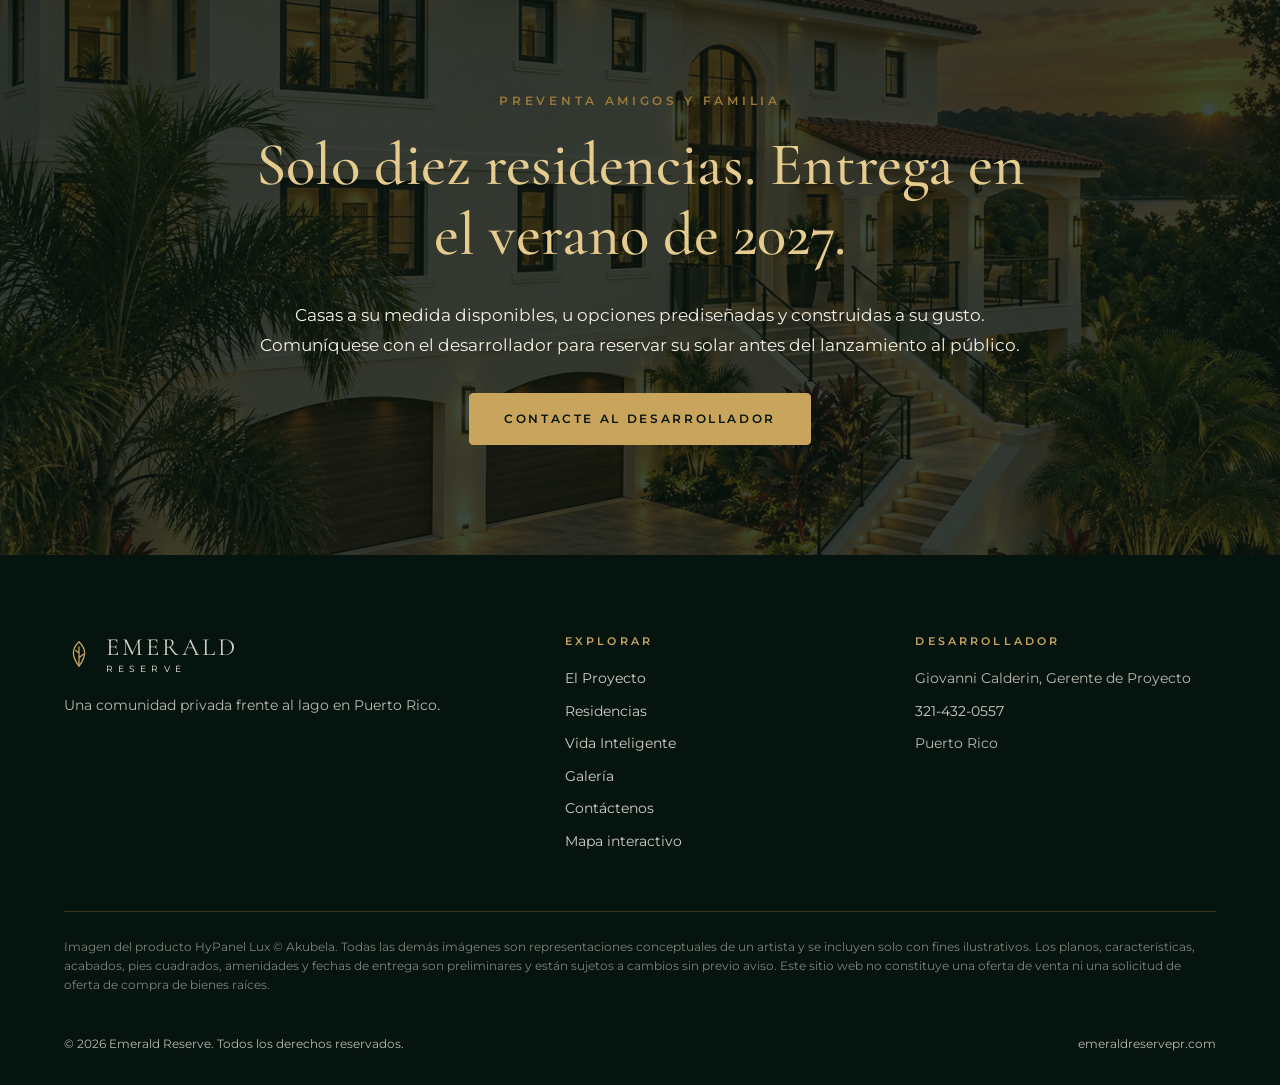
<file: es/index.html>
<!DOCTYPE html>
<html lang="es">
<head>
<meta charset="utf-8"/>
<meta content="width=device-width, initial-scale=1.0" name="viewport"/>
<title>Emerald Reserve | Comunidad privada frente al lago en Puerto Rico</title>
<meta content="Emerald Reserve es una comunidad privada frente al lago de solo 10 residencias exclusivas en Puerto Rico, rodeada de una reserva natural. Preventa Amigos y Familia ya abierta; entrega en el verano de 2027." name="description"/>
<link href="https://emeraldreservepr.com/es/" rel="canonical"/>
<link href="https://emeraldreservepr.com/" hreflang="en" rel="alternate"/>
<link href="https://emeraldreservepr.com/es/" hreflang="es" rel="alternate"/>
<link href="https://emeraldreservepr.com/" hreflang="x-default" rel="alternate"/>
<meta content="website" property="og:type"/>
<meta content="Emerald Reserve | Comunidad privada frente al lago en Puerto Rico" property="og:title"/>
<meta content="Solo 10 residencias exclusivas frente al lago, rodeadas de una reserva natural. Preventa Amigos y Familia ya abierta." property="og:description"/>
<meta content="https://emeraldreservepr.com/es/" property="og:url"/><meta content="es_PR" property="og:locale"/>
<meta content="https://emeraldreservepr.com/images/og-image.jpg" property="og:image"/>
<meta content="summary_large_image" name="twitter:card"/>
<meta content="#06140f" name="theme-color"/>
<link href="../images/favicon.svg" rel="icon" type="image/svg+xml"/>
<link href="https://fonts.googleapis.com" rel="preconnect"/>
<link crossorigin="" href="https://fonts.gstatic.com" rel="preconnect"/>
<link href="https://fonts.googleapis.com/css2?family=Cormorant+Garamond:wght@400;500;600&amp;family=Montserrat:wght@300;400;500;600&amp;display=swap" rel="stylesheet"/>
<link href="../css/styles.css" rel="stylesheet"/>
<link href="../css/lang.css" rel="stylesheet"/>
<link href="../css/presale.css" rel="stylesheet"/>
</head>
<body>
<div class="lang-bar"><div class="container"><a href="../index.html" hreflang="en" lang="en"><svg aria-hidden="true" fill="none" height="14" stroke="currentColor" stroke-width="1.6" viewbox="0 0 24 24" width="14"><circle cx="12" cy="12" r="9"></circle><path d="M3 12h18M12 3c3 3 3 15 0 18M12 3c-3 3-3 15 0 18"></path></svg><span>Read in English</span></a></div></div>
<header class="site-header">
<div class="container nav">
<a aria-label="Inicio de Emerald Reserve" class="brand" href="index.html">
<svg aria-hidden="true" fill="none" stroke="#c9a45c" stroke-width="1.4" viewbox="0 0 32 32"><path d="M16 3C9 10 7 17 16 29 25 17 23 10 16 3Z"></path><path d="M16 8v21M16 15l-4-3M16 20l5-4"></path></svg>
<span class="brand-text"><span class="brand-name">Emerald</span><span class="brand-sub">Reserve</span></span>
</a>
<button aria-controls="nav-links" aria-expanded="false" aria-label="Abrir menú" class="nav-toggle"><span></span><span></span><span></span></button>
<ul class="nav-links" id="nav-links">
<li><a aria-current="page" href="index.html">Inicio</a></li>
<li><a href="the-project.html">El Proyecto</a></li>
<li><a href="index.html#residences">Residencias</a></li>
<li><a href="index.html#gallery">Galería</a></li>
<li><a class="btn btn-gold" href="contact.html">Contáctenos</a></li>
</ul>
</div>
</header>
<main>
<!-- Hero -->
<section class="hero">
<div class="container">
<div class="hero-content">
<span class="eyebrow">Preventa Amigos y Familia ya abierta</span>
<h1>Emerald</h1>
<p class="tagline">Reserve  ·  Puerto Rico</p>
<p class="lead">Una comunidad privada frente al lago de solo diez residencias exclusivas, rodeada de una reserva natural, donde el lujo se une con la naturaleza.</p>
<div class="hero-actions"><a class="btn btn-gold" href="contact.html">Solicitar información de preventa</a> <a class="btn btn-outline" href="the-project.html">Descubra el proyecto</a></div>
</div>
<div class="hero-badge"><small>Entrega</small> <strong>Verano 2027</strong> <small>Solo 10 residencias</small></div>
</div>
</section>
<!-- Intro -->
<section id="about">
<div class="container split">
<div class="reveal">
<span class="eyebrow">Un entorno único</span>
<h2 class="section-title">Privacidad incomparable junto al agua</h2>
<hr class="divider"/>
<p>Emerald Reserve es una comunidad privada con acceso directo al lago, rodeada de una reserva natural. Entre colinas tropicales, cada residencia está ubicada para capturar amplias vistas al agua, con privacidad incomparable, belleza natural y un estilo de vida elevado en Puerto Rico.</p>
<p>Con solo diez solares, la comunidad es íntima por diseño: una oportunidad poco común de ser dueño de una finca frente al lago en uno de los paisajes más serenos de la isla.</p>
<a class="btn btn-outline-dark" href="the-project.html">Conozca el proyecto</a>
</div>
<div class="split-media reveal">
<img alt="Representación aérea de la comunidad frente al lago Emerald Reserve, rodeada de bosque tropical" height="940" loading="lazy" src="../images/aerial-community.jpg" width="1672"/>
</div>
</div>
<div class="container">
<div class="pillars reveal">
<div class="pillar">
<svg fill="none" stroke-width="1.3" viewbox="0 0 24 24"><path d="M12 2C7 7 5 12 12 22 19 12 17 7 12 2Z"></path><path d="M12 7v15"></path></svg>
<h3>Naturaleza</h3>
<p>Rodeada de una reserva natural protegida.</p>
</div>
<div class="pillar">
<svg fill="none" stroke-width="1.3" viewbox="0 0 24 24"><path d="M3 9l4-5h10l4 5-9 12L3 9Z"></path><path d="M3 9h18M9 4l3 17 3-17"></path></svg>
<h3>Exclusividad</h3>
<p>Solo diez residencias privadas.</p>
</div>
<div class="pillar">
<svg fill="none" stroke-width="1.3" viewbox="0 0 24 24"><path d="M3 11l9-7 9 7"></path><path d="M5 10v10h14V10"></path><path d="M10 20v-6h4v6"></path></svg>
<h3>Confort</h3>
<p>Acabados a su medida y vida en una casa inteligente.</p>
</div>
<div class="pillar">
<svg fill="none" stroke-width="1.3" viewbox="0 0 24 24"><circle cx="12" cy="12" r="4"></circle><path d="M12 2v3M12 19v3M2 12h3M19 12h3M4.9 4.9l2.1 2.1M17 17l2.1 2.1M4.9 19.1L7 17M17 7l2.1-2.1"></path></svg>
<h3>Estilo de vida</h3>
<p>Una forma verdaderamente única de vivir junto al agua.</p>
</div>
</div>
</div>
</section>
<!-- Stats -->
<section class="section-deep">
<div class="container">
<div class="stats reveal">
<div class="stat"><strong>10</strong><span>Propiedades<br/>únicas</span></div>
<div class="stat"><strong>5,500</strong><span>Pies² de<br/>construcción</span></div>
<div class="stat"><strong>7</strong><span>Casas con muelle privado<br/>y acceso directo al agua</span></div>
<div class="stat"><strong>Todas</strong><span>las casas con<br/>vista al agua</span></div>
</div>
</div>
</section>
<!-- Residences -->
<section id="residences">
<div class="container center">
<span class="eyebrow">Las Residencias</span>
<h2 class="section-title">La vida frente al lago, elevada</h2>
<hr class="divider"/>
<p class="section-intro">Cada residencia ofrece aproximadamente 5,500 pies cuadrados de construcción, diseñada en un estilo mediterráneo atemporal con vistas directas al lago desde cada habitación. Elija una casa totalmente a su medida o una opción prediseñada, construida a su gusto.</p>
</div>
<div class="container">
<div class="cards">
<article class="card reveal">
<div class="card-media"><img alt="Representación de una piscina infinita con vista al lago al atardecer" height="308" loading="lazy" src="../images/amenity-pool.jpg" width="494"/></div>
<div class="card-body">
<h3>Piscina infinita</h3>
<p>Una piscina de borde infinito que enmarca vistas ininterrumpidas del lago.</p>
</div>
</article>
<article class="card reveal">
<div class="card-media"><img alt="Representación de un muelle privado de madera en el lago" height="308" loading="lazy" src="../images/amenity-dock.jpg" width="453"/></div>
<div class="card-body">
<h3>Muelle privado</h3>
<p>Las casas selectas frente al agua incluyen un muelle privado con acceso directo al lago.</p>
</div>
</article>
<article class="card reveal">
<div class="card-media"><img alt="Representación de un gimnasio privado en casa con sauna e inmersión en frío" height="232" loading="lazy" src="../images/amenity-gym.jpg" width="367"/></div>
<div class="card-body">
<h3>Suite de bienestar</h3>
<p>Gimnasio privado, sauna e inmersión en frío opcionales: bienestar sin salir de casa.</p>
</div>
</article>
</div>
</div>
</section>
<!-- Finishes -->
<section class="section-dark" id="finishes">
<div class="container center">
<span class="eyebrow">Amenidades y características</span>
<h2 class="section-title">Los acabados a su medida pueden incluir</h2>
<hr class="divider"/>
<p class="section-intro">Cada casa puede adaptarse a su estilo de vida con una selección cuidada de acabados y características de primera.</p>
</div>
<div class="container">
<div class="finishes reveal">
<div class="finish">
<svg viewbox="0 0 24 24"><rect height="18" width="16" x="4" y="3"></rect><path d="M12 3v18M4 12h16"></path></svg>
<h3>Resistente a huracanes</h3>
<p>Ventanas y puertas de impacto con recinto climatizado</p>
</div>
<div class="finish">
<svg viewbox="0 0 24 24"><path d="M12 3l8 3v6c0 5-3.5 8-8 9-4.5-1-8-4-8-9V6l8-3Z"></path><path d="M8.5 12l2.5 2.5 4.5-5"></path></svg>
<h3>Sistemas de seguridad</h3>
<p>Seguridad de última generación en toda la propiedad</p>
</div>
<div class="finish">
<a href="smart-living.html">
<svg viewbox="0 0 24 24"><path d="M3 11l9-7 9 7"></path><path d="M5 10v10h14V10"></path><path d="M9 15a4 4 0 0 1 6 0M10.5 17a1.5 1.5 0 0 1 3 0"></path></svg>
<h3>Smart Home 2.0</h3>
<p>Tecnología de casa inteligente integrada</p>
<span class="finish-link">Vea cómo funciona →</span>
</a>
</div>
<div class="finish">
<svg viewbox="0 0 24 24"><rect height="13" rx="1" width="18" x="3" y="6"></rect><path d="M13 9l-3 4h4l-3 4"></path><path d="M7 6V4M17 6V4"></path></svg>
<h3>Generador</h3>
<p>Energía de respaldo para toda la casa</p>
</div>
<div class="finish">
<svg viewbox="0 0 24 24"><path d="M3 10l9-6 9 6v10H3V10Z"></path><rect height="7" width="12" x="6" y="13"></rect><path d="M6 16h12"></path></svg>
<h3>Garaje para 4 autos</h3>
<p>Garaje climatizado para cuatro vehículos</p>
</div>
<div class="finish">
<svg viewbox="0 0 24 24"><rect height="18" width="12" x="6" y="3"></rect><path d="M12 3v18M9.5 9l-1.5 2h3L9.5 9ZM14.5 15l1.5-2h-3l1.5 2Z"></path></svg>
<h3>Ascensor privado</h3>
<p>Acceso sin esfuerzo a cada nivel</p>
</div>
<div class="finish">
<svg viewbox="0 0 24 24"><path d="M3 4h18M5 4v16M19 4v16"></path><path d="M5 8h14M5 12h14M5 16h14"></path></svg>
<h3>Postigos automatizados</h3>
<p>Cortinas automáticas y postigos tropicales</p>
</div>
<div class="finish">
<svg viewbox="0 0 24 24"><path d="M3 21h18M5 21l2-7h10l2 7"></path><path d="M7 14l1-4h8l1 4M10 10l-.5 11M14 10l.5 11"></path></svg>
<h3>Piedra natural</h3>
<p>Pisos de piedra natural</p>
</div>
<div class="finish">
<svg viewbox="0 0 24 24"><path d="M2 12h3M19 12h3M5 8v8M19 8v8M7 10v4M17 10v4M7 12h10"></path></svg>
<h3>Gimnasio, sauna e inmersión en frío</h3>
<p>Su propio refugio privado de bienestar</p>
</div>
<div class="finish">
<svg viewbox="0 0 24 24"><path d="M12 21c-4-3-7-6-7-10a7 7 0 0 1 14 0c0 4-3 7-7 10Z"></path><path d="M12 21V9M12 13l-3-2M12 16l3-2"></path></svg>
<h3>Jardinería llave en mano</h3>
<p>Diseño de jardinería completo, llave en mano</p>
</div>
<div class="finish">
<svg viewbox="0 0 24 24"><path d="M3 20l7-12 4 4 7-8"></path><path d="M14 4h7v7"></path></svg>
<h3>Establos para caballos</h3>
<p>Opción de adquirir establos ecuestres</p>
</div>
</div>
<div class="finish-photos reveal">
<figure class="finish-photo">
<a data-lightbox="" href="../images/amenity-pool.jpg"><img alt="Representación de una piscina infinita con vista al lago al atardecer" height="308" loading="lazy" src="../images/amenity-pool.jpg" width="494"/></a>
<figcaption><strong>Piscina infinita</strong><span>Piscina de borde infinito que enmarca vistas ininterrumpidas del lago.</span></figcaption>
</figure>
<figure class="finish-photo">
<a data-lightbox="" href="../images/finish-elevator.jpg"><img alt="Cabina de ascensor privado con paneles de madera, panel de control de acero inoxidable y pasamanos" height="801" loading="lazy" src="../images/finish-elevator.jpg" width="1242"/></a>
<figcaption><strong>Ascensor privado</strong><span>Una cabina con paneles de madera y controles de acero inoxidable, con acceso sin esfuerzo a cada nivel.</span></figcaption>
</figure>
</div>
<p class="finish-note">La imagen de la piscina es una representación conceptual. La foto del ascensor es representativa de la instalación planificada. Savaria es una marca de su respectivo titular; Emerald Reserve no está afiliada ni respaldada por Savaria.</p>
</div>
</section>
<!-- Smart living teaser -->
<section class="section-cream-dark" id="smart-living">
<div class="container smart-teaser">
<figure class="reveal" style="margin:0;">
<img alt="Panel de control de casa inteligente Akubela HyPanel Lux con una pantalla táctil redonda en un anillo con facetas de diamante" class="product-shot" height="622" loading="lazy" src="../images/hypanel-lux.jpg" width="729"/>
<figcaption style="font-size:0.78rem; color:var(--muted); margin-top:12px; font-style:italic;">HyPanel Lux. Imagen del producto © Akubela.</figcaption>
</figure>
<div class="reveal">
<span class="eyebrow">Vida Inteligente</span>
<h2 class="section-title">La casa responde a usted</h2>
<hr class="divider"/>
<p>Los controles de casa inteligente de Akubela manejan la iluminación, los postigos, el clima, la seguridad y la puerta de entrada. El HyPanel Lux lo reúne todo en una pantalla táctil redonda dentro de un anillo con facetas de diamante: gírelo para atenuar las luces o presione un botón de cristal para preparar la noche.</p>
<p>Un toque también puede cerrar todos los postigos antes de una tormenta.</p>
<a class="btn btn-outline-dark" href="smart-living.html">Explore la Vida Inteligente</a>
</div>
</div>
</section>
<!-- Site plan -->
<section id="site-plan">
<div class="container plan">
<figure class="reveal">
<img alt="Plano conceptual del sitio de Emerald Reserve con los solares a lo largo del lago" height="460" loading="lazy" src="../images/site-plan.jpg" width="830"/>
<figcaption>Plano conceptual del sitio, solo con fines ilustrativos.</figcaption>
</figure>
<div class="reveal">
<span class="eyebrow">La Reserva</span>
<h2 class="section-title">Un entorno privilegiado</h2>
<hr class="divider"/>
<p>Los solares se distribuyen a lo largo de la orilla y de la ladera que sube suavemente, para que cada residencia tenga vista al agua y se preserve el bosque que la rodea.</p>
<ul class="check-list">
<li>Acceso directo al lago dentro de una comunidad privada</li>
<li>Rodeada de una reserva natural</li>
<li>Solares frente al agua con muelle privado</li>
<li>Vistas directas al lago desde cada habitación</li>
</ul>
<a class="btn btn-outline-dark" href="contact.html">Consulte la disponibilidad</a>
</div>
</div>
</section>
<!-- Gallery -->
<section class="section-cream-dark" id="gallery">
<div class="container center">
<span class="eyebrow">Galería</span>
<h2 class="section-title">Donde el lujo se une con la naturaleza</h2>
<hr class="divider"/>
</div>
<div class="container">
<div class="gallery">
<a class="wide tall" data-lightbox="" href="../images/residence-sunset.jpg"><img alt="Representación de una residencia de Emerald Reserve al atardecer" loading="lazy" src="../images/residence-sunset.jpg"/></a>
<a class="tall" data-lightbox="" href="../images/lake-view.jpg"><img alt="Vista a través del lago hacia las casas de la ladera" loading="lazy" src="../images/lake-view.jpg"/></a>
<a data-lightbox="" href="../images/amenity-terrace.jpg"><img alt="Representación de una terraza techada con vista al lago" loading="lazy" src="../images/amenity-terrace.jpg"/></a>
<a data-lightbox="" href="../images/amenity-dock.jpg"><img alt="Representación de un muelle privado" loading="lazy" src="../images/amenity-dock.jpg"/></a>
<a class="wide" data-lightbox="" href="../images/hero-dusk.jpg"><img alt="Representación de una residencia y su entrada ajardinada al atardecer" loading="lazy" src="../images/hero-dusk.jpg"/></a>
<a class="wide" data-lightbox="" href="../images/aerial-community.jpg"><img alt="Representación aérea de la comunidad" loading="lazy" src="../images/aerial-community.jpg"/></a>
</div>
</div>
</section>
<!-- Pre-sale access -->
<section class="presale-band" id="presale">
<div class="container reveal">
<span class="eyebrow">Preventa</span>
<h2>¿Quiere ver las casas antes de que salgan a la venta?</h2>
<p>Explore el plano interactivo de los diez lotes, con fotos, tamaños, muelles y precios.</p>
<a class="btn btn-outline" href="pre-sale.html">Ver el mapa interactivo</a>
</div>
</section>
<!-- CTA -->
<section class="cta">
<div class="container reveal">
<span class="eyebrow">Preventa Amigos y Familia</span>
<h2>Solo diez residencias. Entrega en el verano de 2027.</h2>
<p>Casas a su medida disponibles, u opciones prediseñadas y construidas a su gusto. Comuníquese con el desarrollador para reservar su solar antes del lanzamiento al público.</p>
<a class="btn btn-gold" href="contact.html">Contacte al desarrollador</a>
</div>
</section>
</main>
<footer class="site-footer">
<div class="container">
<div class="footer-grid">
<div>
<a aria-label="Inicio de Emerald Reserve" class="brand" href="index.html">
<svg aria-hidden="true" fill="none" stroke="#c9a45c" stroke-width="1.4" viewbox="0 0 32 32"><path d="M16 3C9 10 7 17 16 29 25 17 23 10 16 3Z"></path><path d="M16 8v21M16 15l-4-3M16 20l5-4"></path></svg>
<span class="brand-text"><span class="brand-name">Emerald</span><span class="brand-sub">Reserve</span></span>
</a>
<p style="margin-top:20px;">Una comunidad privada frente al lago en Puerto Rico.</p>
</div>
<div>
<h4>Explorar</h4>
<ul>
<li><a href="the-project.html">El Proyecto</a></li>
<li><a href="index.html#residences">Residencias</a></li>
<li><a href="smart-living.html">Vida Inteligente</a></li>
<li><a href="index.html#gallery">Galería</a></li>
<li><a href="contact.html">Contáctenos</a></li>
<li><a href="pre-sale.html">Mapa interactivo</a></li>
</ul>
</div>
<div>
<h4>Desarrollador</h4>
<ul>
<li>Giovanni Calderin, Gerente de Proyecto</li>
<li><a href="tel:+13214320557">321-432-0557</a></li>
<li>Puerto Rico</li>
</ul>
</div>
</div>
<p class="disclaimer">Imagen del producto HyPanel Lux © Akubela. Todas las demás imágenes son representaciones conceptuales de un artista y se incluyen solo con fines ilustrativos. Los planos, características, acabados, pies cuadrados, amenidades y fechas de entrega son preliminares y están sujetos a cambios sin previo aviso. Este sitio web no constituye una oferta de venta ni una solicitud de oferta de compra de bienes raíces.</p>
<div class="footer-bottom"><span>© <span data-year="">2026</span> Emerald Reserve. Todos los derechos reservados.</span> <span>emeraldreservepr.com</span></div>
</div>
</footer>
<div aria-label="Visor de imágenes" aria-modal="true" class="lightbox" role="dialog">
<button aria-label="Cerrar" class="lightbox-close">×</button>
<img alt=""/>
</div>
<script src="../js/main.js"></script>
</body>
</html>
</file>
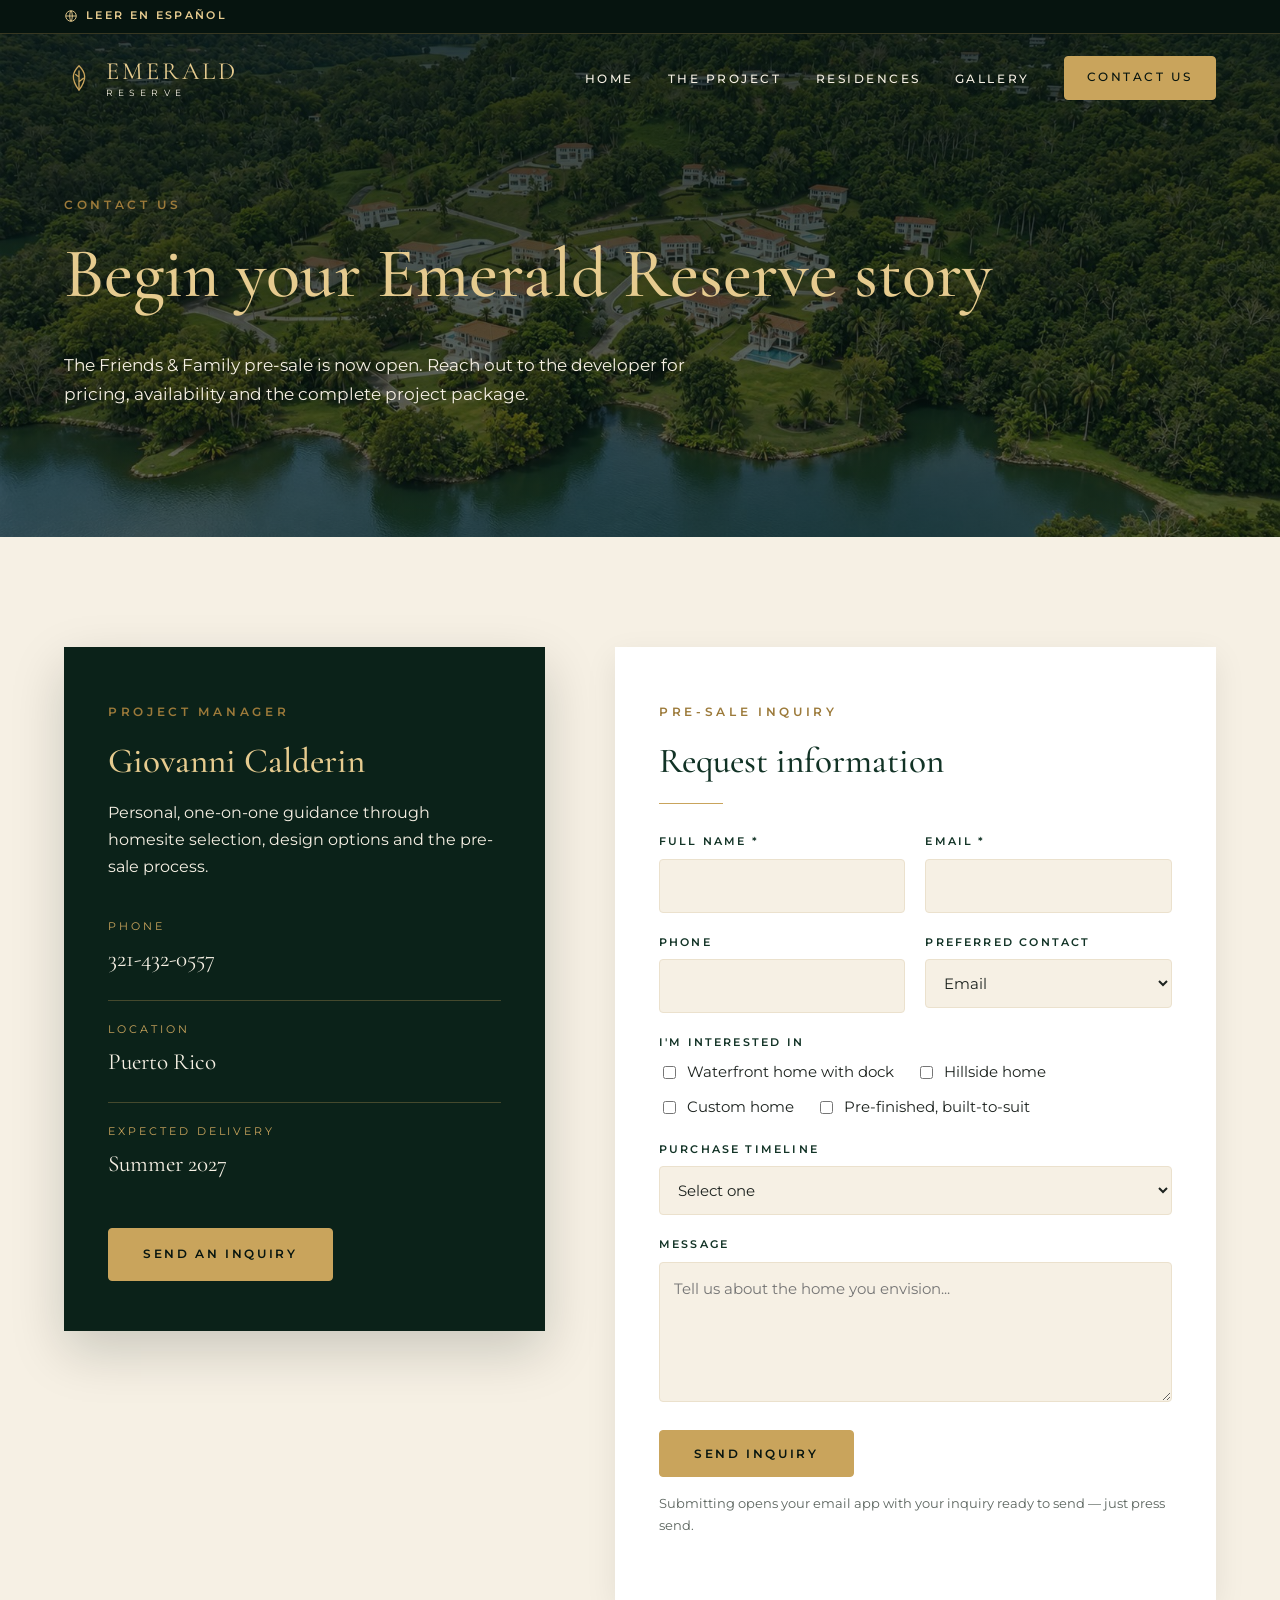
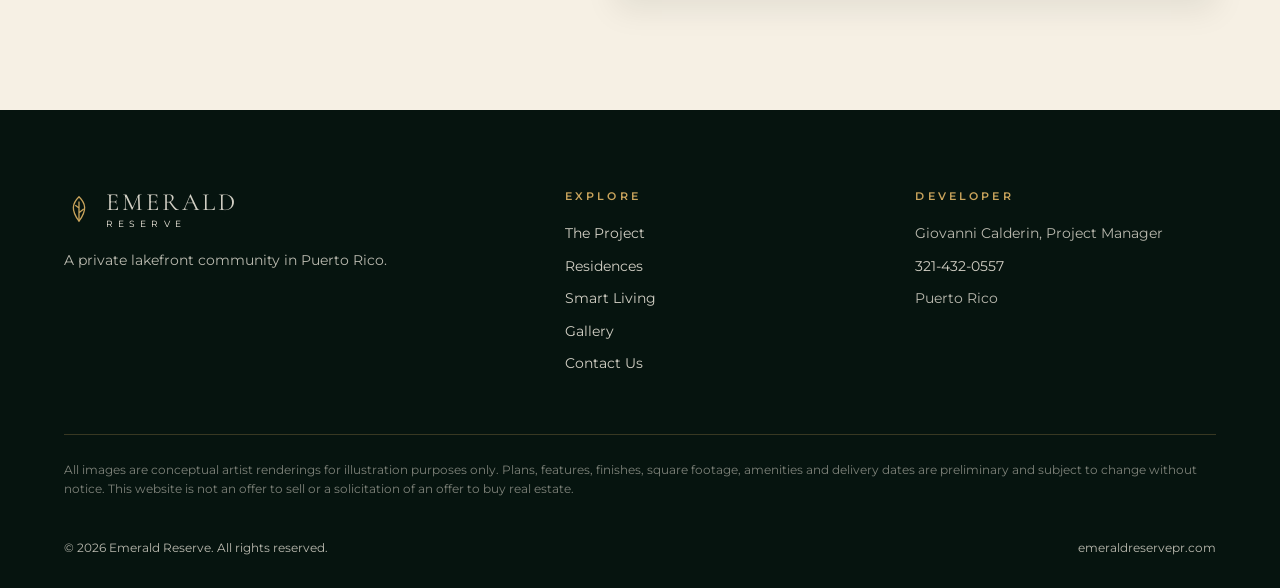
<file: contact.html>
<!DOCTYPE html>
<html lang="en">
<head>
  <meta charset="UTF-8">
  <meta name="viewport" content="width=device-width, initial-scale=1.0">
  <title>Contact Us | Emerald Reserve, Puerto Rico</title>
  <meta name="description" content="Contact the developer of Emerald Reserve for Friends &amp; Family pre-sale pricing, availability and the full project package.">
  <link rel="canonical" href="https://emeraldreservepr.com/contact.html">
  <link rel="alternate" hreflang="en" href="https://emeraldreservepr.com/contact.html">
  <link rel="alternate" hreflang="es" href="https://emeraldreservepr.com/es/contact.html">
  <link rel="alternate" hreflang="x-default" href="https://emeraldreservepr.com/contact.html">
  <meta property="og:type" content="website">
  <meta property="og:title" content="Contact Us | Emerald Reserve, Puerto Rico">
  <meta property="og:description" content="Contact the developer for pre-sale pricing and availability.">
  <meta property="og:url" content="https://emeraldreservepr.com/contact.html">
  <meta property="og:image" content="https://emeraldreservepr.com/images/og-image.jpg">
  <meta name="twitter:card" content="summary_large_image">
  <meta name="theme-color" content="#06140f">
  <link rel="icon" href="images/favicon.svg" type="image/svg+xml">
  <link rel="preconnect" href="https://fonts.googleapis.com">
  <link rel="preconnect" href="https://fonts.gstatic.com" crossorigin>
  <link href="https://fonts.googleapis.com/css2?family=Cormorant+Garamond:wght@400;500;600&family=Montserrat:wght@300;400;500;600&display=swap" rel="stylesheet">
  <link rel="stylesheet" href="css/styles.css">
  <link rel="stylesheet" href="css/lang.css">
</head>
<body>

  <div class="lang-bar"><div class="container"><a href="es/contact.html" hreflang="es" lang="es"><svg viewBox="0 0 24 24" width="14" height="14" fill="none" stroke="currentColor" stroke-width="1.6" aria-hidden="true"><circle cx="12" cy="12" r="9"/><path d="M3 12h18M12 3c3 3 3 15 0 18M12 3c-3 3-3 15 0 18"/></svg><span>Leer en español</span></a></div></div>

  
  <header class="site-header">
    <div class="container nav">
      <a href="index.html" class="brand" aria-label="Emerald Reserve home">
        <svg viewBox="0 0 32 32" fill="none" stroke="#c9a45c" stroke-width="1.4" aria-hidden="true"><path d="M16 3C9 10 7 17 16 29 25 17 23 10 16 3Z"/><path d="M16 8v21M16 15l-4-3M16 20l5-4"/></svg>
        <span class="brand-text"><span class="brand-name">Emerald</span><span class="brand-sub">Reserve</span></span>
      </a>
      <button class="nav-toggle" aria-label="Open menu" aria-expanded="false" aria-controls="nav-links"><span></span><span></span><span></span></button>
      <ul class="nav-links" id="nav-links">
        <li><a href="index.html">Home</a></li>
        <li><a href="the-project.html">The Project</a></li>
        <li><a href="index.html#residences">Residences</a></li>
        <li><a href="index.html#gallery">Gallery</a></li>
        <li><a href="contact.html" class="btn btn-gold" aria-current="page">Contact Us</a></li>
      </ul>
    </div>
  </header>

  <main>
    <section class="page-hero" style="background-image:url('images/aerial-community.jpg');">
      <div class="container">
        <span class="eyebrow">Contact Us</span>
        <h1>Begin your Emerald Reserve story</h1>
        <p>The Friends &amp; Family pre-sale is now open. Reach out to the developer for pricing, availability and the complete project package.</p>
      </div>
    </section>

    <section>
      <div class="container contact-grid">
        <aside class="contact-card reveal">
          <span class="eyebrow">Project Manager</span>
          <h2>Giovanni Calderin</h2>
          <p>Personal, one-on-one guidance through homesite selection, design options and the pre-sale process.</p>
          <div class="contact-item">
            <small>Phone</small>
            <a href="tel:+13214320557">321-432-0557</a>
          </div>
          <div class="contact-item">
            <small>Location</small>
            <span>Puerto Rico</span>
          </div>
          <div class="contact-item">
            <small>Expected Delivery</small>
            <span>Summer 2027</span>
          </div>
          <a href="#inquiry-form" class="btn btn-gold" style="margin-top:24px;">Send an Inquiry</a>
        </aside>

        <form class="form reveal" id="inquiry-form" novalidate>
          <span class="eyebrow">Pre-Sale Inquiry</span>
          <h2>Request information</h2>
          <hr class="divider">
          <div class="form-row">
            <div class="field">
              <label for="name">Full Name *</label>
              <input type="text" id="name" name="name" autocomplete="name" required>
            </div>
            <div class="field">
              <label for="email">Email *</label>
              <input type="email" id="email" name="email" autocomplete="email" required>
            </div>
          </div>
          <div class="form-row">
            <div class="field">
              <label for="phone">Phone</label>
              <input type="tel" id="phone" name="phone" autocomplete="tel">
            </div>
            <div class="field">
              <label for="preferred">Preferred Contact</label>
              <select id="preferred" name="preferred">
                <option>Email</option>
                <option>Phone call</option>
                <option>Text message</option>
              </select>
            </div>
          </div>
          <div class="field">
            <label>I'm Interested In</label>
            <div class="checkbox-group">
              <label><input type="checkbox" name="interest" value="Waterfront home with private dock"> Waterfront home with dock</label>
              <label><input type="checkbox" name="interest" value="Hillside home with lake views"> Hillside home</label>
              <label><input type="checkbox" name="interest" value="Custom home"> Custom home</label>
              <label><input type="checkbox" name="interest" value="Pre-finished, built-to-suit"> Pre-finished, built-to-suit</label>
            </div>
          </div>
          <div class="field">
            <label for="timeline">Purchase Timeline</label>
            <select id="timeline" name="timeline">
              <option value="">Select one</option>
              <option>Ready now</option>
              <option>Within 3 months</option>
              <option>3–6 months</option>
              <option>Just exploring</option>
            </select>
          </div>
          <div class="field">
            <label for="message">Message</label>
            <textarea id="message" name="message" placeholder="Tell us about the home you envision..."></textarea>
          </div>
          <button type="submit" class="btn btn-gold">Send Inquiry</button>
          <p class="form-note">Submitting opens your email app with your inquiry ready to send — just press send.</p>
          <p class="form-status" role="status">Your email app should now be open with your inquiry ready to send. If it didn't open, please call us at <a href="tel:+13214320557">321-432-0557</a>.</p>
        </form>
      </div>
    </section>
  </main>

  <footer class="site-footer">
    <div class="container">
      <div class="footer-grid">
        <div>
          <a href="index.html" class="brand" aria-label="Emerald Reserve home">
            <svg viewBox="0 0 32 32" fill="none" stroke="#c9a45c" stroke-width="1.4" aria-hidden="true"><path d="M16 3C9 10 7 17 16 29 25 17 23 10 16 3Z"/><path d="M16 8v21M16 15l-4-3M16 20l5-4"/></svg>
            <span class="brand-text"><span class="brand-name">Emerald</span><span class="brand-sub">Reserve</span></span>
          </a>
          <p style="margin-top:20px;">A private lakefront community in Puerto Rico.</p>
        </div>
        <div>
          <h4>Explore</h4>
          <ul>
            <li><a href="the-project.html">The Project</a></li>
            <li><a href="index.html#residences">Residences</a></li>
            <li><a href="smart-living.html">Smart Living</a></li>
            <li><a href="index.html#gallery">Gallery</a></li>
            <li><a href="contact.html">Contact Us</a></li>
          </ul>
        </div>
        <div>
          <h4>Developer</h4>
          <ul>
            <li>Giovanni Calderin, Project Manager</li>
            <li><a href="tel:+13214320557">321-432-0557</a></li>
            <li>Puerto Rico</li>
          </ul>
        </div>
      </div>
      <p class="disclaimer">All images are conceptual artist renderings for illustration purposes only. Plans, features, finishes, square footage, amenities and delivery dates are preliminary and subject to change without notice. This website is not an offer to sell or a solicitation of an offer to buy real estate.</p>
      <div class="footer-bottom">
        <span>&copy; <span data-year>2026</span> Emerald Reserve. All rights reserved.</span>
        <span>emeraldreservepr.com</span>
      </div>
    </div>
  </footer>

  <script src="js/main.js"></script>
</body>
</html>
</file>
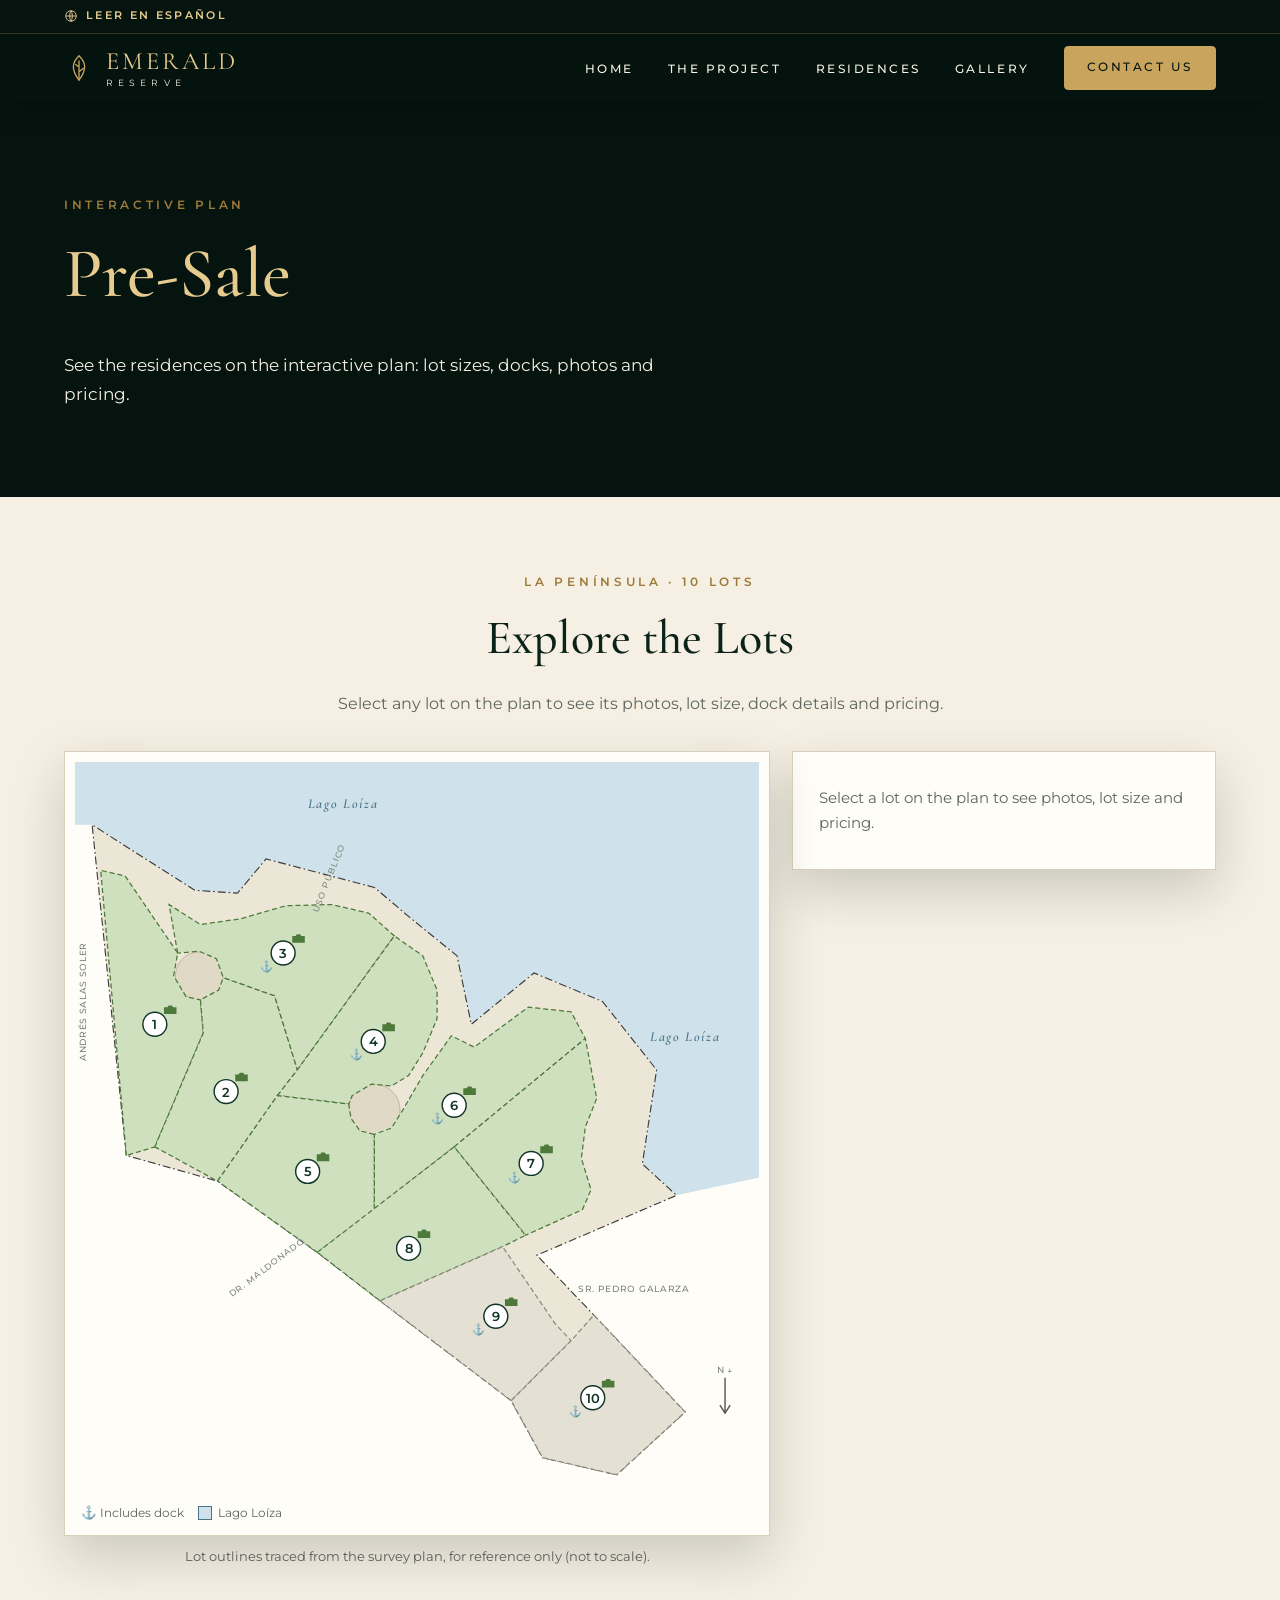
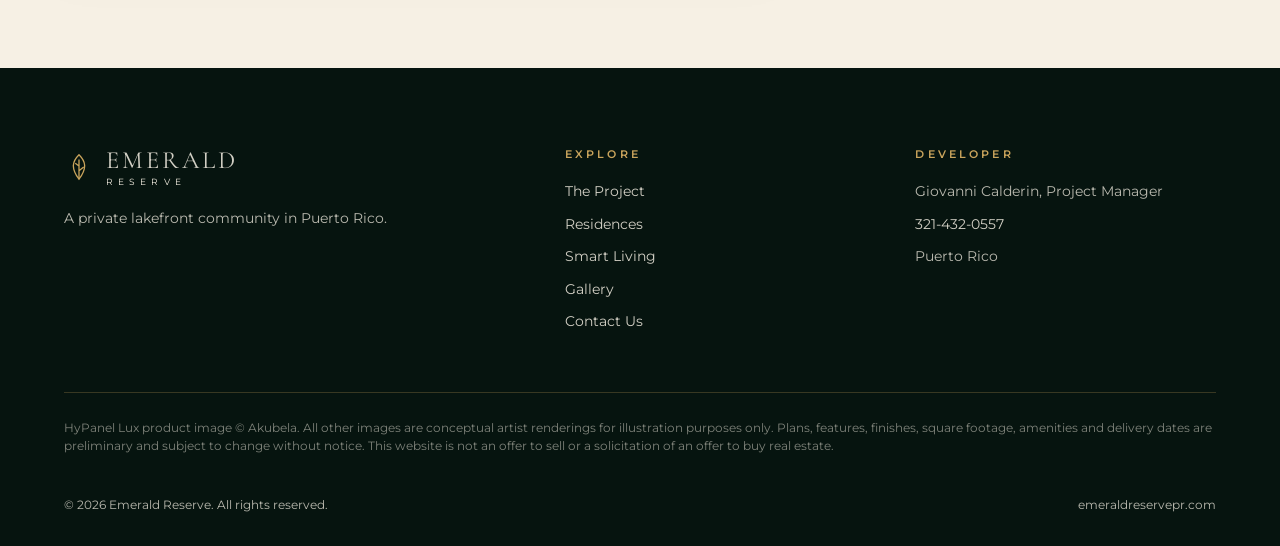
<file: pre-sale.html>
<!DOCTYPE html>
<html lang="en">
<head>
  <meta charset="UTF-8">
  <meta name="viewport" content="width=device-width, initial-scale=1.0">
  <title>Pre-Sale | Emerald Reserve</title><meta name="robots" content="noindex, nofollow">
  <meta name="description" content="Private pre-sale access to the Emerald Reserve residences.">
  <link rel="canonical" href="https://emeraldreservepr.com/pre-sale.html">
  <link rel="alternate" hreflang="en" href="https://emeraldreservepr.com/pre-sale.html">
  <link rel="alternate" hreflang="es" href="https://emeraldreservepr.com/es/pre-sale.html">
  <link rel="alternate" hreflang="x-default" href="https://emeraldreservepr.com/pre-sale.html">
  <meta name="twitter:card" content="summary_large_image">
  <meta name="theme-color" content="#06140f">
  <link rel="icon" href="images/favicon.svg" type="image/svg+xml">
  <link rel="preconnect" href="https://fonts.googleapis.com">
  <link rel="preconnect" href="https://fonts.gstatic.com" crossorigin>
  <link href="https://fonts.googleapis.com/css2?family=Cormorant+Garamond:wght@400;500;600&family=Montserrat:wght@300;400;500;600&display=swap" rel="stylesheet">
  <link rel="stylesheet" href="css/styles.css">
  <link rel="stylesheet" href="css/lang.css">
  <link rel="stylesheet" href="css/presale.css">
</head>
<body>

  <div class="lang-bar"><div class="container"><a href="es/pre-sale.html" hreflang="es" lang="es"><svg viewBox="0 0 24 24" width="14" height="14" fill="none" stroke="currentColor" stroke-width="1.6" aria-hidden="true"><circle cx="12" cy="12" r="9"/><path d="M3 12h18M12 3c3 3 3 15 0 18M12 3c-3 3-3 15 0 18"/></svg><span>Leer en español</span></a></div></div>

  
  <header class="site-header solid">
    <div class="container nav">
      <a href="index.html" class="brand" aria-label="Emerald Reserve home">
        <svg viewBox="0 0 32 32" fill="none" stroke="#c9a45c" stroke-width="1.4" aria-hidden="true"><path d="M16 3C9 10 7 17 16 29 25 17 23 10 16 3Z"/><path d="M16 8v21M16 15l-4-3M16 20l5-4"/></svg>
        <span class="brand-text"><span class="brand-name">Emerald</span><span class="brand-sub">Reserve</span></span>
      </a>
      <button class="nav-toggle" aria-label="Open menu" aria-expanded="false" aria-controls="nav-links"><span></span><span></span><span></span></button>
      <ul class="nav-links" id="nav-links">
        <li><a href="index.html">Home</a></li>
        <li><a href="the-project.html">The Project</a></li>
        <li><a href="index.html#residences">Residences</a></li>
        <li><a href="index.html#gallery">Gallery</a></li>
        <li><a href="contact.html" class="btn btn-gold">Contact Us</a></li>
      </ul>
    </div>
  </header>

  <main>
    <section class="page-hero presale-hero">
      <div class="container">
        <span class="eyebrow">Interactive Plan</span>
        <h1>Pre-Sale</h1>
        <p>See the residences on the interactive plan: lot sizes, docks, photos and pricing.</p>
      </div>
    </section>

    <section class="presale-section">
      <div class="container">
        <div class="viewer-head">
          <span class="eyebrow">La Pen&iacute;nsula &middot; 10 Lots</span>
          <h2>Explore the Lots</h2>
          <p>Select any lot on the plan to see its photos, lot size, dock details and pricing.</p>
        </div>
<div class="ps">
  <div class="wrap">
    <div>
      <div class="mapcard">
        <svg id="map" viewBox="40 -40 1200 1280" aria-label="Site plan of the 10 lots"></svg>
        <div class="legend"><span>⚓ Includes dock</span><span><i class="sw"></i>Lago Loíza</span></div>
      </div>
      <p class="hint">Lot outlines traced from the survey plan, for reference only (not to scale).</p>
    </div>
    <div class="panel" id="panel"><div class="empty">Select a lot on the plan to see photos, lot size and pricing.</div></div>
  </div>
  <div class="ps-lb" id="lb">
    <button class="x" id="lbx" aria-label="Close">×</button>
    <button class="pnav prev" id="lbp" aria-label="Previous">‹</button>
    <img id="lbimg" alt="">
    <button class="pnav next" id="lbn" aria-label="Next">›</button>
  </div>
</div>
      </div>
    </section>
  </main>

  <footer class="site-footer">
    <div class="container">
      <div class="footer-grid">
        <div>
          <a href="index.html" class="brand" aria-label="Emerald Reserve home">
            <svg viewBox="0 0 32 32" fill="none" stroke="#c9a45c" stroke-width="1.4" aria-hidden="true"><path d="M16 3C9 10 7 17 16 29 25 17 23 10 16 3Z"/><path d="M16 8v21M16 15l-4-3M16 20l5-4"/></svg>
            <span class="brand-text"><span class="brand-name">Emerald</span><span class="brand-sub">Reserve</span></span>
          </a>
          <p style="margin-top:20px;">A private lakefront community in Puerto Rico.</p>
        </div>
        <div>
          <h4>Explore</h4>
          <ul>
            <li><a href="the-project.html">The Project</a></li>
            <li><a href="index.html#residences">Residences</a></li>
            <li><a href="smart-living.html">Smart Living</a></li>
            <li><a href="index.html#gallery">Gallery</a></li>
            <li><a href="contact.html">Contact Us</a></li>
          </ul>
        </div>
        <div>
          <h4>Developer</h4>
          <ul>
            <li>Giovanni Calderin, Project Manager</li>
            <li><a href="tel:+13214320557">321-432-0557</a></li>
            <li>Puerto Rico</li>
          </ul>
        </div>
      </div>
      <p class="disclaimer">HyPanel Lux product image &copy; Akubela. All other images are conceptual artist renderings for illustration purposes only. Plans, features, finishes, square footage, amenities and delivery dates are preliminary and subject to change without notice. This website is not an offer to sell or a solicitation of an offer to buy real estate.</p>
      <div class="footer-bottom">
        <span>&copy; <span data-year>2026</span> Emerald Reserve. All rights reserved.</span>
        <span>emeraldreservepr.com</span>
      </div>
    </div>
  </footer>

  <div class="lightbox" role="dialog" aria-modal="true" aria-label="Image viewer">
    <button class="lightbox-close" aria-label="Close">&times;</button>
    <img alt="">
  </div>

  <script src="js/main.js"></script>
  <script>
(function(){
/* ===== Lot data — edit here =====
   dock: true/false · price_asis / price_done in USD
   photos: list of image paths                                    */
const LOTS = {
  1:{area_m2:3729.1529,cuerdas:0.9488,dock:false,price_asis:975000,price_done:1750000,photos:["images/presale/lot1-1.jpg"]},
  2:{area_m2:3649.5256,cuerdas:0.9285,dock:false,price_asis:1100000,price_done:1750000,photos:["images/presale/lot2-1.jpg"]},
  3:{area_m2:3588.6175,cuerdas:0.913,dock:true,price_asis:975000,price_done:1750000,photos:["images/presale/lot3-1.jpg"]},
  4:{area_m2:3111.7252,cuerdas:0.7917,dock:true,price_asis:975000,price_done:1750000,photos:["images/presale/lot4-1.jpg"]},
  5:{area_m2:3657.9098,cuerdas:0.9307,dock:false,price_asis:950000,price_done:1700000,photos:["images/presale/lot5-1.jpg"]},
  6:{area_m2:3722.536,cuerdas:0.9471,dock:true,price_asis:950000,price_done:1750000,photos:["images/presale/lot6-1.jpg"]},
  7:{area_m2:3524.3721,cuerdas:0.8967,dock:true,price_asis:1250000,price_done:1750000,photos:["images/presale/lot7-1.jpg"]},
  8:{area_m2:3607.8052,cuerdas:0.9179,dock:false,price_asis:850000,price_done:1650000,photos:["images/presale/lot8-1.jpg"]},
  9:{area_m2:3499.8041,cuerdas:0.8904,dock:true,optioned:true,price_asis:null,price_done:2150000,photos:["images/presale/lot9-2.jpg"]},
  10:{area_m2:2991.9918,cuerdas:0.7612,dock:true,optioned:true,price_asis:null,price_done:2500000,photos:["images/presale/lot10-1.jpg"]}
};

/* Geometry traced from the survey sheet (image coords), mapped to plan view */
const T = ([x,y]) => [y-340, 1150-x];
const SHAPES = {
  1:[[500,470],[1000,425],[990,468],[855,560],[815,553],[778,575],[773,600],[715,605],[515,520]],
  2:[[515,520],[715,605],[773,600],[790,632],[812,640],[780,730],[650,770],[605,735],[455,630]],
  3:[[855,560],[940,545],[905,600],[915,670],[938,750],[940,830],[925,895],[885,940],[650,770],[780,730],[812,640],[845,628],[858,598]],
  4:[[605,735],[650,770],[885,940],[850,990],[790,1015],[740,1015],[680,990],[640,965],[622,935],[625,900],[605,866],[590,860]],
  5:[[455,630],[605,735],[590,860],[565,864],[543,880],[537,905],[405,905],[330,805]],
  6:[[405,905],[537,905],[548,935],[580,955],[640,990],[710,1040],[690,1080],[760,1175],[752,1250],[705,1275],[515,1045]],
  7:[[515,1045],[705,1275],[600,1295],[550,1275],[495,1268],[440,1285],[405,1270],[360,1170]],
  8:[[330,805],[515,1045],[360,1170],[340,1130],[245,915]],
  9:[[245,915],[340,1130],[205,1222],[175,1250],[70,1145]],
  10:[[70,1145],[175,1250],[220,1290],[50,1450],[-60,1330],[-30,1200]]
};
const LABELS = {1:[730,520],2:[612,645],3:[855,745],4:[700,903],5:[472,788],6:[588,1045],7:[486,1180],8:[337,965],9:[218,1118],10:[75,1288]};
const BOUNDARY = [[1080,410],[965,590],[960,665],[1020,715],[970,905],[915,970],[850,1050],[730,1075],[820,1185],[770,1305],[650,1400],[485,1375],[430,1435],[325,1190],[220,1290]];
const SITE = [[500,470],[1080,410],...BOUNDARY.slice(1),[50,1450],[-60,1330],[-30,1200],[70,1145],[245,915],[330,805],[455,630]];
const LAKE = [[1080,380],...BOUNDARY.slice(0,13),[470,1620],[1300,1620],[1300,380]];

const NS='http://www.w3.org/2000/svg', svg=document.getElementById('map');
const el=(t,a,p=svg)=>{const e=document.createElementNS(NS,t);for(const k in a)e.setAttribute(k,a[k]);p.appendChild(e);return e};
const pts=a=>a.map(T).map(p=>p.join(',')).join(' ');

el('polygon',{points:pts(LAKE),fill:'var(--ps-lake)'});
el('polygon',{points:pts(SITE),fill:'#ece6d6',stroke:'#3c3c3c','stroke-width':2,'stroke-dasharray':'14 5 3 5'});
[[815,598,42],[580,905,45]].forEach(([x,y,r])=>{const [X,Y]=T([x,y]);el('circle',{cx:X,cy:Y,r,fill:'#e0d9c6',stroke:'#b9b09a','stroke-width':1.5})});

const lotEls={}, badgeEls={};
for(const n in SHAPES){
  const p=el('polygon',{points:pts(SHAPES[n]),class:'lot'+(LOTS[n].photos.length?' has':'')+(LOTS[n].optioned?' opt':''),tabindex:0,role:'button','aria-label':'Lot '+n});
  p.addEventListener('click',()=>select(+n));
  p.addEventListener('keydown',e=>{if(e.key==='Enter'||e.key===' '){e.preventDefault();select(+n)}});
  lotEls[n]=p;
}
for(const n in LABELS){
  const [X,Y]=T(LABELS[n]); const g=el('g',{class:'badge'});
  el('circle',{cx:X,cy:Y,r:21},g); const t=el('text',{x:X,y:Y+1},g); t.textContent=n; badgeEls[n]=g;
  if(LOTS[n].dock){const a=el('text',{x:X-30,y:Y+30,class:'anchor','text-anchor':'middle'});a.textContent='⚓';}
  if(LOTS[n].photos.length){ el('path',{class:'cam',d:`M${X+16} ${Y-30}h6l2-3h6l2 3h6v12h-22z`}); }
}
const txt=(s,[x,y],rot,cls)=>{const [X,Y]=T([x,y]);const t=el('text',{x:X,y:Y,class:cls,'text-anchor':'middle',transform:`rotate(${rot} ${X} ${Y})`});t.textContent=s};
txt('Lago Loíza',[1110,850],0,'lake-lbl');
txt('Lago Loíza',[700,1450],0,'lake-lbl');
txt('Andrés Salas Soler',[770,400],-90,'lbl');
txt('Dr. Maldonado',[300,720],-37,'lbl');
txt('Sr. Pedro Galarza',[260,1360],0,'lbl');
txt('Uso público',[985,830],-68,'lbl');
// north arrow (survey's north points down on this sheet orientation)
{const X=1180,Y=1080;el('path',{d:`M${X} ${Y-40}v60M${X-9} ${Y+8}l9 14 9-14`,stroke:'#555','stroke-width':2.5,fill:'none'});const t=el('text',{x:X,y:Y-48,class:'lbl','text-anchor':'middle'});t.textContent='N ↓';}

const usd=v=>'$'+Math.round(v).toLocaleString('en-US');
function priceCard(label,price,cls){
  return `<div class="pc ${cls}"><div class="pl">${label}</div><div class="pp">${usd(price)}</div></div>`}
const fmt=(v,d)=>v.toLocaleString('en-US',{minimumFractionDigits:d,maximumFractionDigits:d});
const pending='<span class="pending">Pending</span>';
let cur=null, idx=0;

function select(n){
  cur=n; idx=0;
  for(const k in lotEls){lotEls[k].classList.toggle('sel',+k===n);badgeEls[k].classList.toggle('sel',+k===n)}
  render();
  if(window.innerWidth<900) document.getElementById('panel').scrollIntoView({behavior:'smooth',block:'start'});
  
}
function render(){
  const L=LOTS[cur], ph=L.photos, P=document.getElementById('panel');
  const gal = ph.length
    ? `<div class="gallery"><img src="${ph[idx]}" alt="Lot ${cur}, photo ${idx+1}" id="gimg">
        ${ph.length>1?'<button class="pnav prev" id="gp">‹</button><button class="pnav next" id="gn">›</button>':''}
        <span class="count">${idx+1} / ${ph.length}</span></div>
       ${ph.length>1?'<div class="thumbs">'+ph.map((s,i)=>`<img src="${s}" data-i="${i}" class="${i===idx?'on':''}" alt="">`).join('')+'</div>':''}`
    : `<div class="gallery"><div class="none"><span style="font-size:28px">📷</span>Photos coming soon</div></div>`;
  P.innerHTML = gal + `<div class="info"><span class="kick">La Península</span><h2>Lot ${cur}</h2><div class="rows">
    <div class="row"><span class="k">Lot area</span><span class="v">${fmt(L.area_m2,2)} m²</span></div>
    <div class="row"><span class="k">Cuerdas</span><span class="v">${fmt(L.cuerdas,4)}</span></div>
    <div class="row"><span class="k">Dock</span><span class="v">${L.dock?'<span class="yes">⚓ Yes</span>':'No'}</span></div>
  </div>
  ${L.optioned
    ? `<div class="prices one"><div class="pc done"><div class="pl">Finished</div><div class="pp">${usd(L.price_done)}</div><span class="opt-tag">Optioned</span><div class="opt-na">No longer available</div></div></div>`
    : `<div class="prices">${priceCard('As is',L.price_asis,'asis')}${priceCard('Finished',L.price_done,'done')}</div>`}
  <div class="lotnav"><button id="lp">‹ Lot ${cur===1?10:cur-1}</button><button id="ln">Lot ${cur===10?1:cur+1} ›</button></div></div>`;
  const g=id=>document.getElementById(id);
  g('lp').onclick=()=>select(cur===1?10:cur-1); g('ln').onclick=()=>select(cur===10?1:cur+1);
  if(g('gp')){g('gp').onclick=()=>step(-1);g('gn').onclick=()=>step(1)}
  if(g('gimg')) g('gimg').onclick=()=>openLb();
  P.querySelectorAll('.thumbs img').forEach(t=>t.onclick=()=>{idx=+t.dataset.i;render()});
}
function step(d){const n=LOTS[cur].photos.length;idx=(idx+d+n)%n;render();if(lb.classList.contains('open'))lbimg.src=LOTS[cur].photos[idx]}
const lb=document.getElementById('lb'), lbimg=document.getElementById('lbimg');
function openLb(){lbimg.src=LOTS[cur].photos[idx];lb.classList.add('open');const m=LOTS[cur].photos.length>1;document.getElementById('lbp').style.display=document.getElementById('lbn').style.display=m?'':'none'}
document.getElementById('lbx').onclick=()=>lb.classList.remove('open');
lb.onclick=e=>{if(e.target===lb)lb.classList.remove('open')};
document.getElementById('lbp').onclick=()=>step(-1);
document.getElementById('lbn').onclick=()=>step(1);
document.addEventListener('keydown',e=>{if(!lb.classList.contains('open'))return;if(e.key==='Escape')lb.classList.remove('open');if(e.key==='ArrowLeft')step(-1);if(e.key==='ArrowRight')step(1)});


})();
  </script>
</body>
</html>
</file>
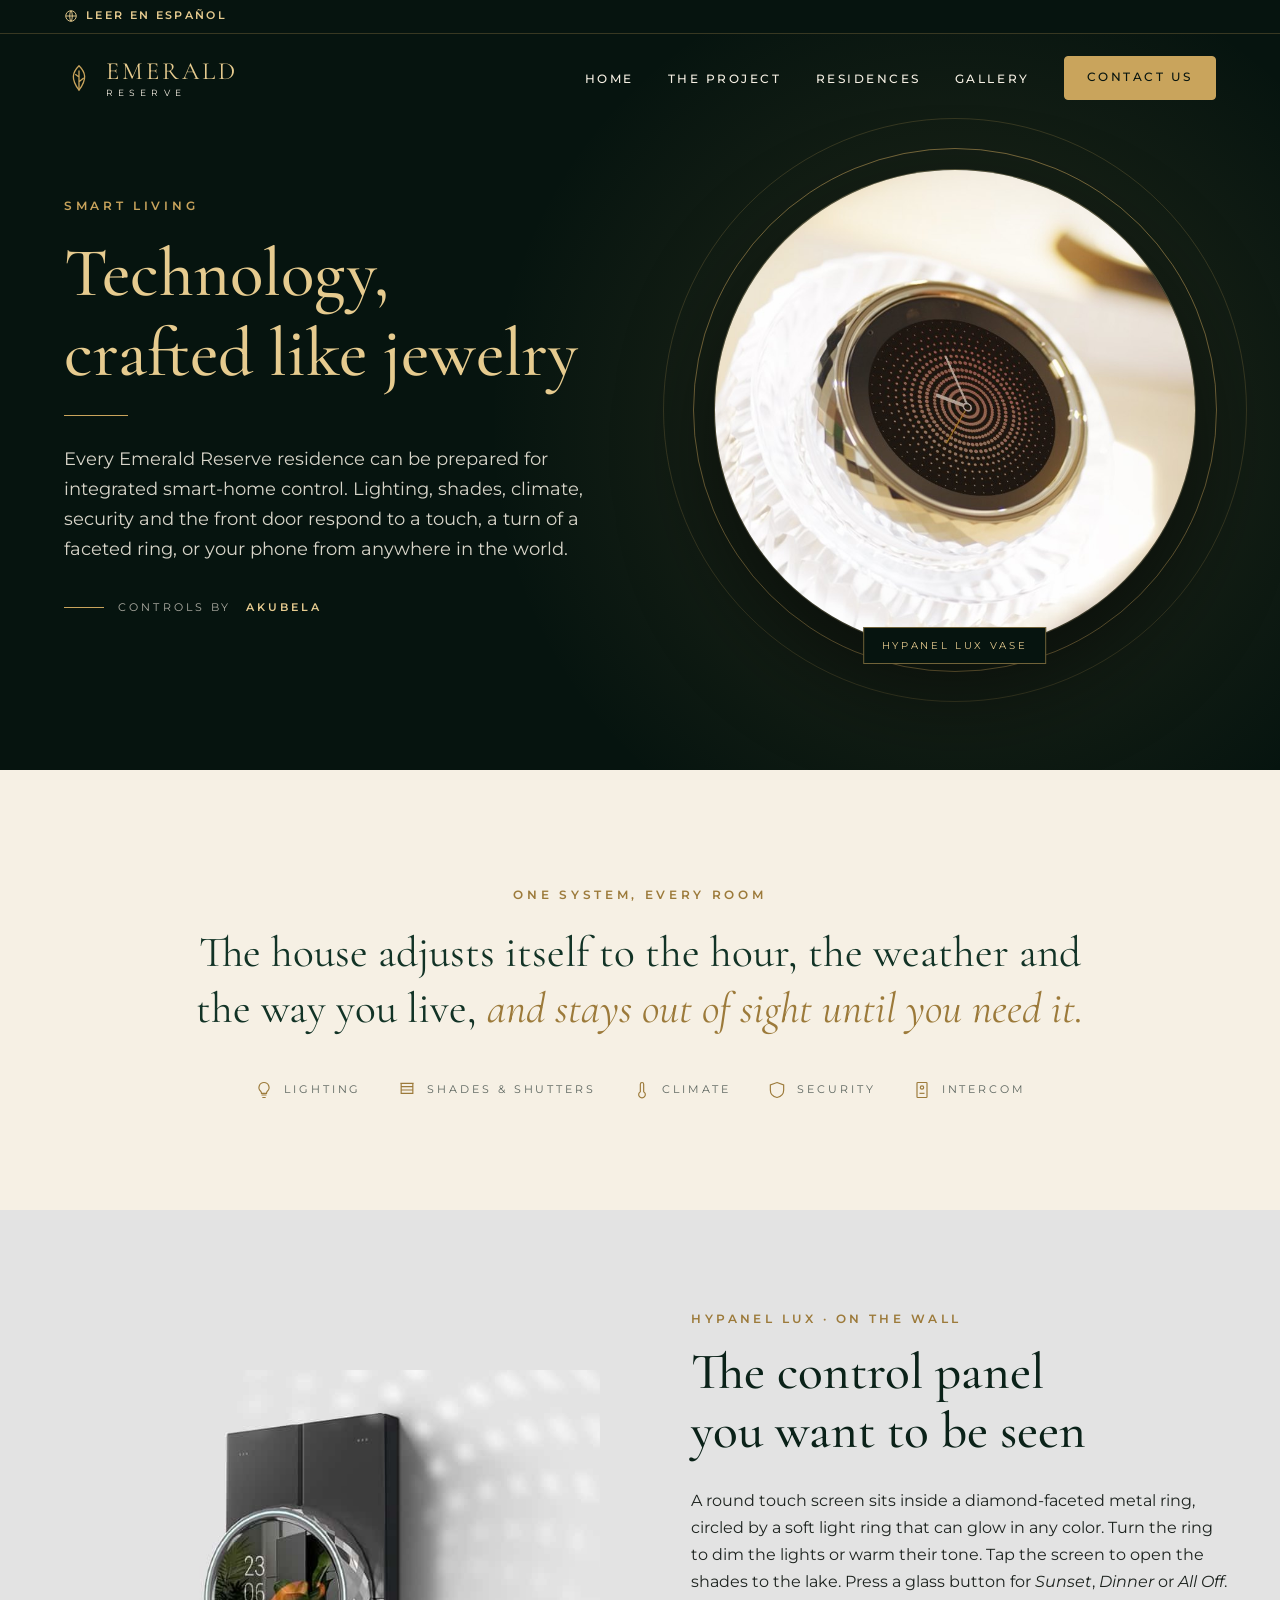
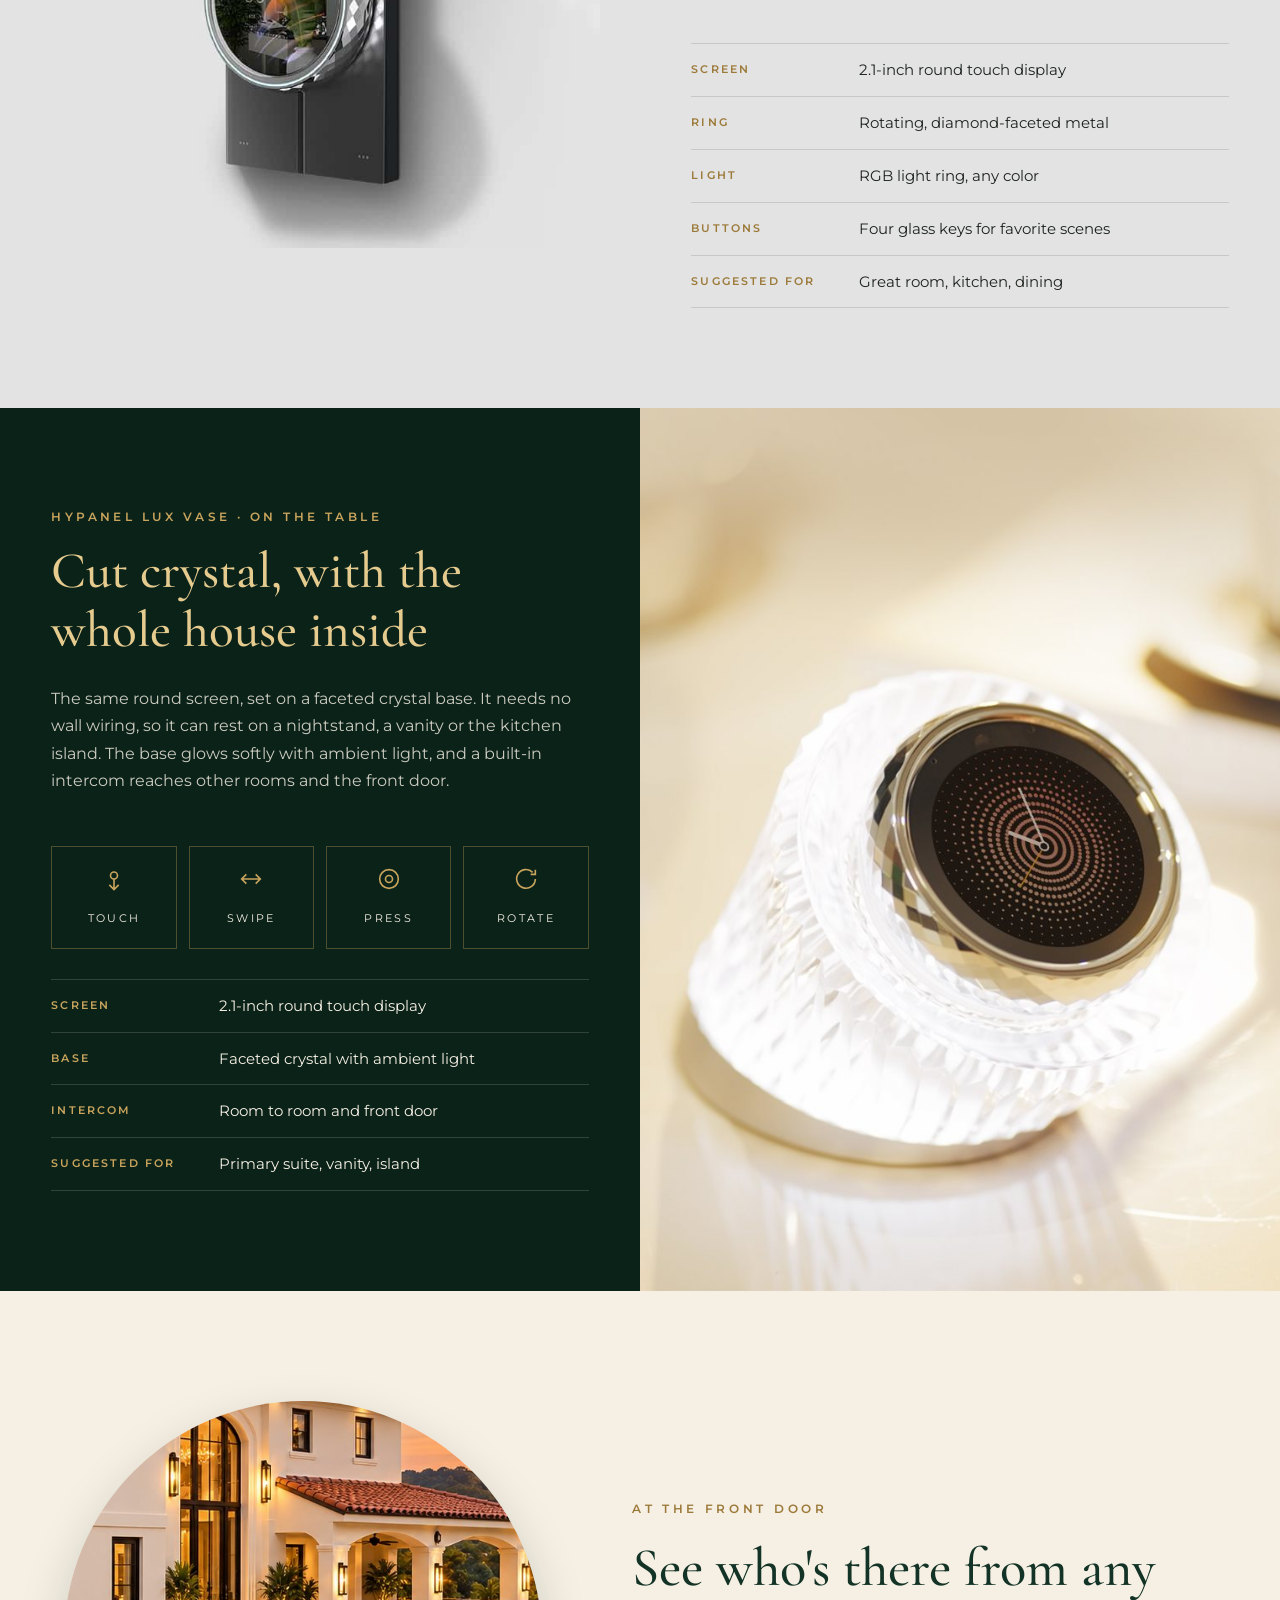
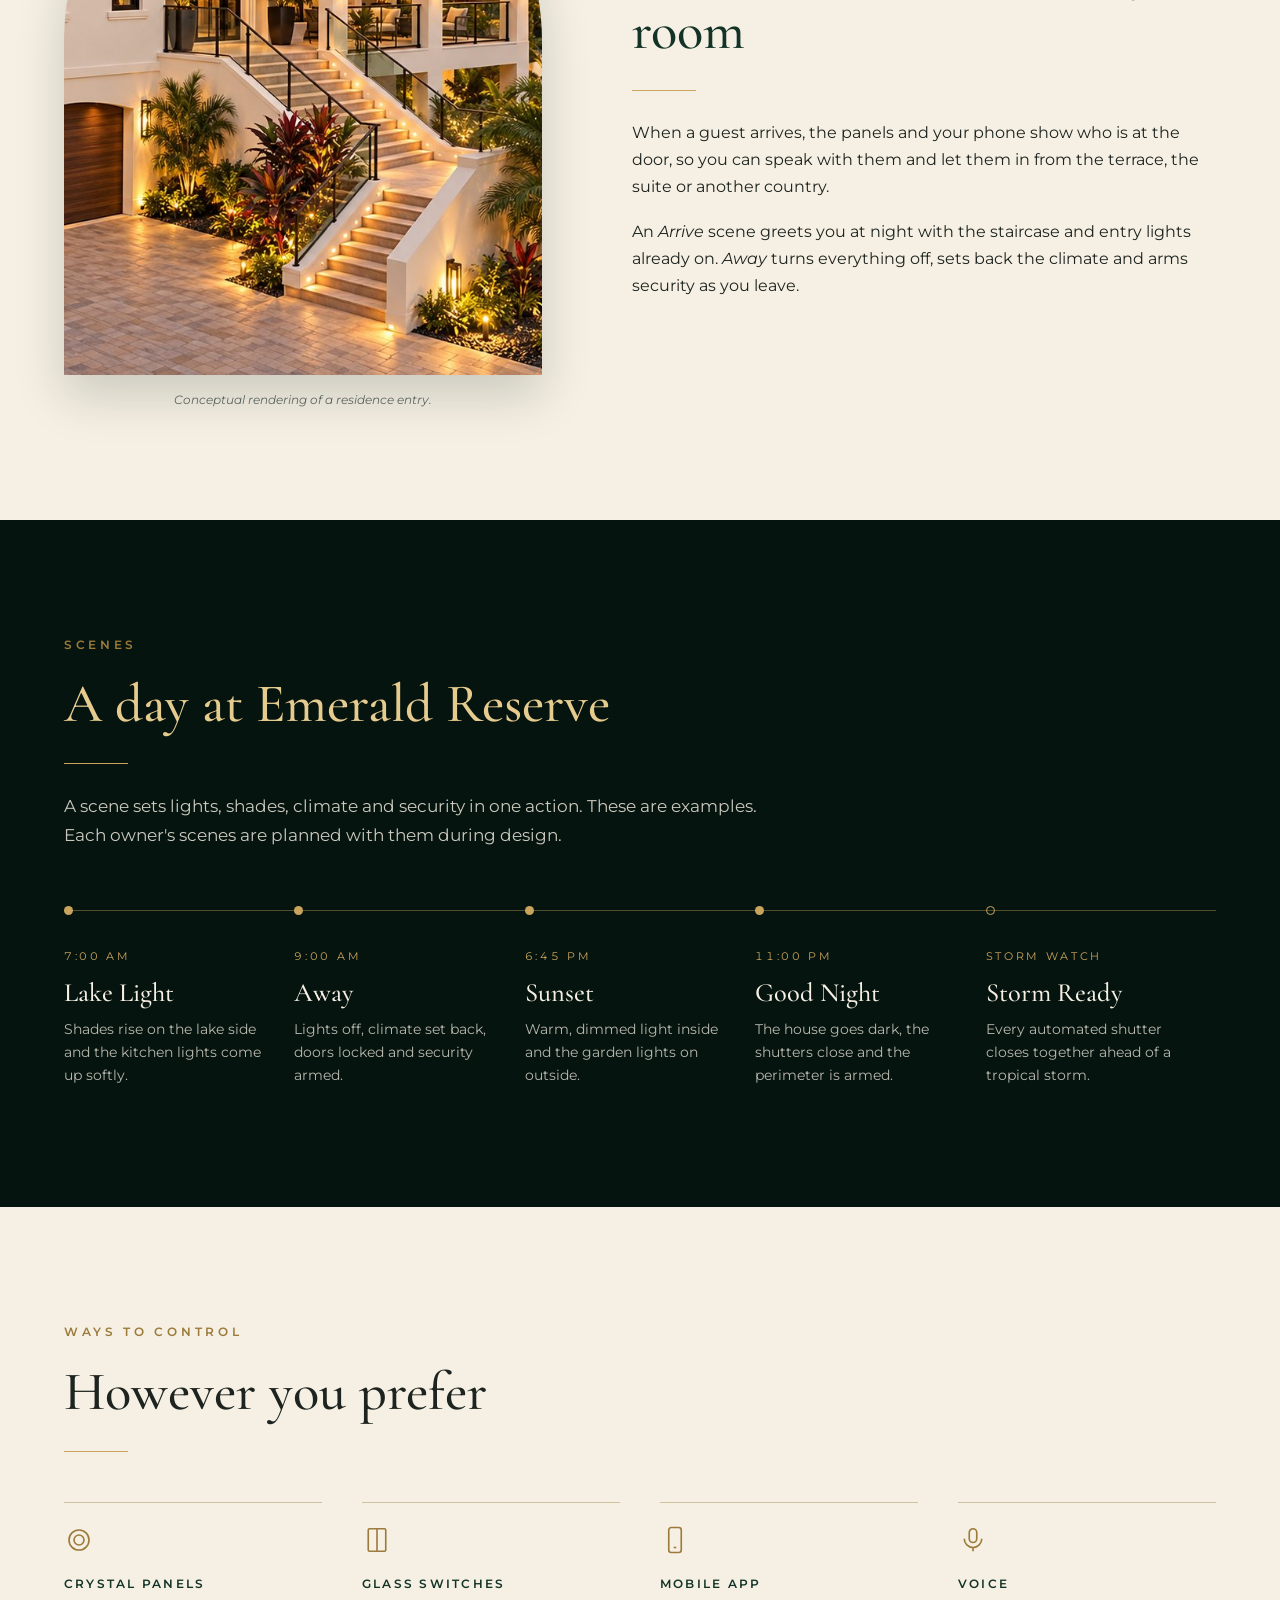
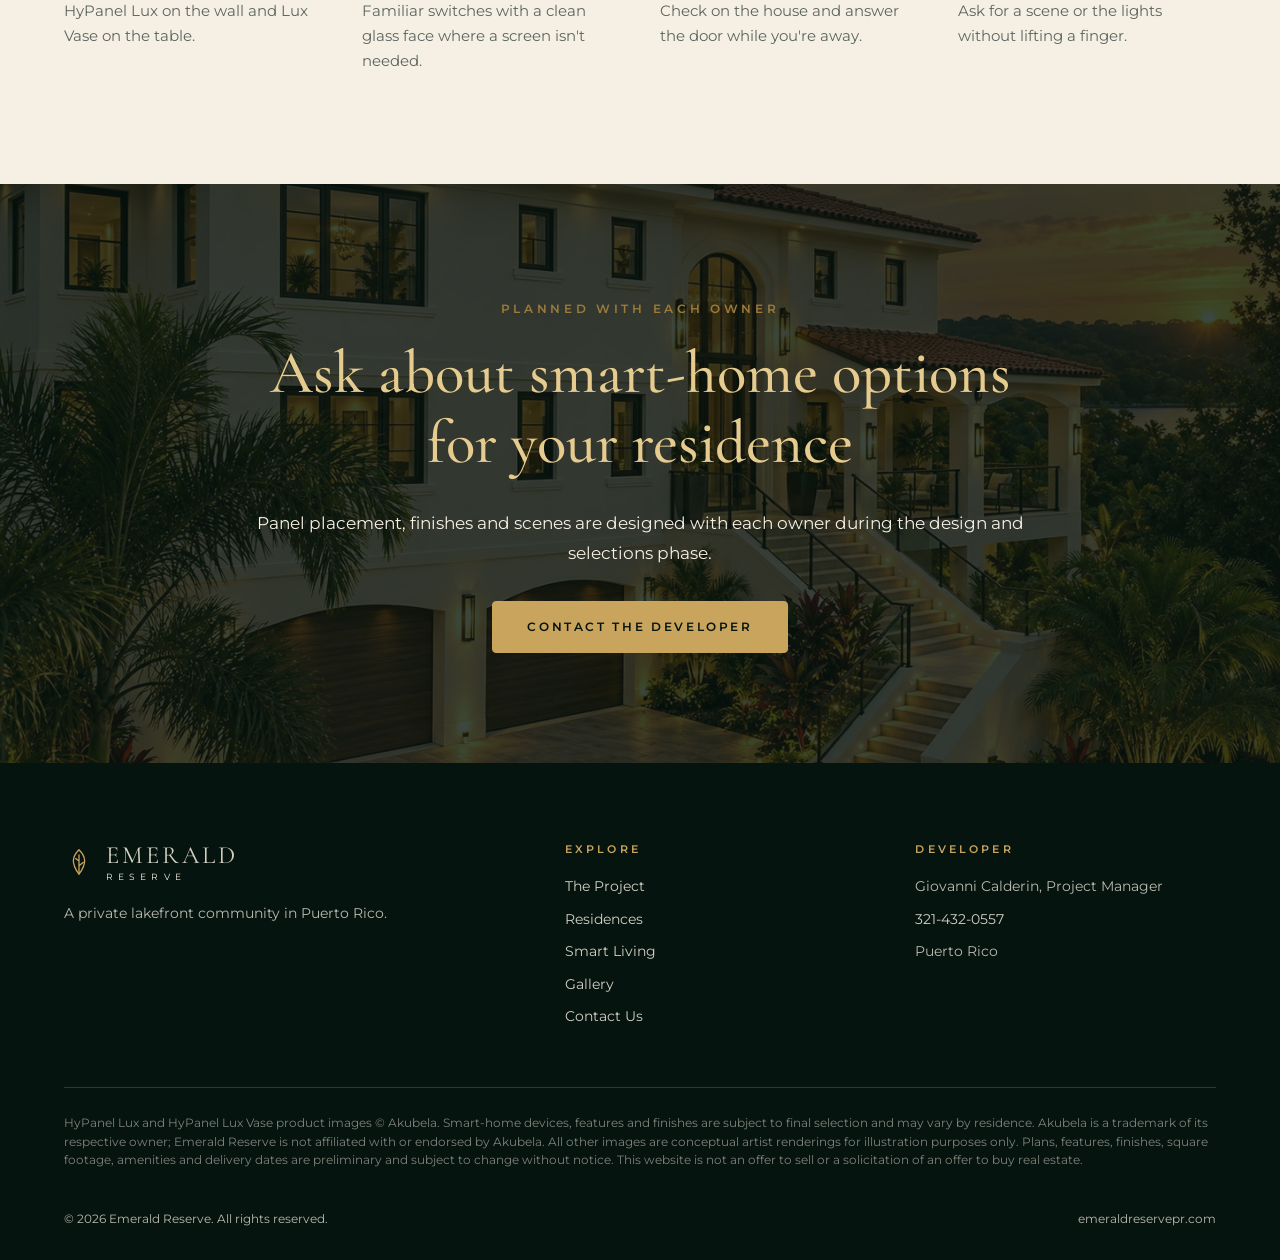
<file: smart-living.html>
<!DOCTYPE html>
<html lang="en">
<head>
  <meta charset="UTF-8">
  <meta name="viewport" content="width=device-width, initial-scale=1.0">
  <title>Smart Living | Emerald Reserve, Puerto Rico</title>
  <meta name="description" content="Integrated smart-home control at Emerald Reserve: glass touch panels for lighting, shutters, climate, security and intercom, built into every residence.">
  <link rel="canonical" href="https://emeraldreservepr.com/smart-living.html">
  <link rel="alternate" hreflang="en" href="https://emeraldreservepr.com/smart-living.html">
  <link rel="alternate" hreflang="es" href="https://emeraldreservepr.com/es/smart-living.html">
  <link rel="alternate" hreflang="x-default" href="https://emeraldreservepr.com/smart-living.html">
  <meta property="og:type" content="website">
  <meta property="og:title" content="Smart Living | Emerald Reserve, Puerto Rico">
  <meta property="og:description" content="Lighting, shutters, climate, security and intercom, controlled from glass panels built into the walls.">
  <meta property="og:url" content="https://emeraldreservepr.com/smart-living.html">
  <meta property="og:image" content="https://emeraldreservepr.com/images/og-image.jpg">
  <meta name="twitter:card" content="summary_large_image">
  <meta name="theme-color" content="#06140f">
  <link rel="icon" href="images/favicon.svg" type="image/svg+xml">
  <link rel="preconnect" href="https://fonts.googleapis.com">
  <link rel="preconnect" href="https://fonts.gstatic.com" crossorigin>
  <link href="https://fonts.googleapis.com/css2?family=Cormorant+Garamond:wght@400;500;600&family=Montserrat:wght@300;400;500;600&display=swap" rel="stylesheet">
  <link rel="stylesheet" href="css/styles.css">
  <link rel="stylesheet" href="css/lang.css">
</head>
<body>

  <div class="lang-bar"><div class="container"><a href="es/smart-living.html" hreflang="es" lang="es"><svg viewBox="0 0 24 24" width="14" height="14" fill="none" stroke="currentColor" stroke-width="1.6" aria-hidden="true"><circle cx="12" cy="12" r="9"/><path d="M3 12h18M12 3c3 3 3 15 0 18M12 3c-3 3-3 15 0 18"/></svg><span>Leer en español</span></a></div></div>

  
  <header class="site-header">
    <div class="container nav">
      <a href="index.html" class="brand" aria-label="Emerald Reserve home">
        <svg viewBox="0 0 32 32" fill="none" stroke="#c9a45c" stroke-width="1.4" aria-hidden="true"><path d="M16 3C9 10 7 17 16 29 25 17 23 10 16 3Z"/><path d="M16 8v21M16 15l-4-3M16 20l5-4"/></svg>
        <span class="brand-text"><span class="brand-name">Emerald</span><span class="brand-sub">Reserve</span></span>
      </a>
      <button class="nav-toggle" aria-label="Open menu" aria-expanded="false" aria-controls="nav-links"><span></span><span></span><span></span></button>
      <ul class="nav-links" id="nav-links">
        <li><a href="index.html">Home</a></li>
        <li><a href="the-project.html">The Project</a></li>
        <li><a href="index.html#residences">Residences</a></li>
        <li><a href="index.html#gallery">Gallery</a></li>
        <li><a href="contact.html" class="btn btn-gold">Contact Us</a></li>
      </ul>
    </div>
  </header>

  <main>
    <!-- Hero -->
    <section class="sl-hero">
      <div class="container sl-hero-grid">
        <div>
          <span class="eyebrow">Smart Living</span>
          <h1>Technology, crafted like jewelry</h1>
          <hr class="divider">
          <p class="lead">Every Emerald Reserve residence can be prepared for integrated smart-home control. Lighting, shades, climate, security and the front door respond to a touch, a turn of a faceted ring, or your phone from anywhere in the world.</p>
          <p class="byline">Controls by <strong>Akubela</strong></p>
        </div>
        <figure class="orb reveal">
          <img src="images/smart-orb.jpg" alt="Close-up of the Akubela HyPanel Lux Vase: a round control screen in a gold faceted ring on a cut-crystal base" width="780" height="780">
          <figcaption>HyPanel Lux Vase</figcaption>
        </figure>
      </div>
    </section>

    <!-- Statement -->
    <section class="sl-statement">
      <div class="container">
        <span class="eyebrow">One System, Every Room</span>
        <p>The house adjusts itself to the hour, the weather and the way you live, <em>and stays out of sight until you need it.</em></p>
        <ul class="sl-systems">
          <li><svg viewBox="0 0 24 24" aria-hidden="true"><path d="M9 18h6M10 21h4M12 3a6 6 0 0 0-4 10.5c.8.8 1 1.5 1 2.5h6c0-1 .2-1.7 1-2.5A6 6 0 0 0 12 3Z"/></svg>Lighting</li>
          <li><svg viewBox="0 0 24 24" aria-hidden="true"><path d="M4 4h16M5 4v12h14V4M5 8h14M5 12h14"/></svg>Shades &amp; Shutters</li>
          <li><svg viewBox="0 0 24 24" aria-hidden="true"><path d="M10 14V5a2 2 0 1 1 4 0v9a4 4 0 1 1-4 0Z"/></svg>Climate</li>
          <li><svg viewBox="0 0 24 24" aria-hidden="true"><path d="M12 3l8 3v6c0 5-3.5 8-8 9-4.5-1-8-4-8-9V6l8-3Z"/></svg>Security</li>
          <li><svg viewBox="0 0 24 24" aria-hidden="true"><rect x="6" y="3" width="12" height="18" rx="1"/><circle cx="12" cy="9" r="2"/><path d="M9 16h6"/></svg>Intercom</li>
        </ul>
      </div>
    </section>

    <!-- HyPanel Lux -->
    <section class="sl-feature sl-lux" id="hypanel-lux">
      <div class="sl-feature-grid">
        <div class="sl-feature-media">
          <img src="images/hypanel-lux.jpg" alt="Akubela HyPanel Lux: a round touch screen in a diamond-faceted ring with a glowing light ring, on a dark glass wall plate with four buttons" loading="lazy" width="729" height="622">
        </div>
        <div class="sl-feature-copy reveal">
          <span class="product">HyPanel Lux &middot; On the Wall</span>
          <h2>The control panel you want to be seen</h2>
          <p>A round touch screen sits inside a diamond-faceted metal ring, circled by a soft light ring that can glow in any color. Turn the ring to dim the lights or warm their tone. Tap the screen to open the shades to the lake. Press a glass button for <em>Sunset</em>, <em>Dinner</em> or <em>All Off</em>.</p>
          <dl class="specs">
            <div><dt>Screen</dt><dd>2.1-inch round touch display</dd></div>
            <div><dt>Ring</dt><dd>Rotating, diamond-faceted metal</dd></div>
            <div><dt>Light</dt><dd>RGB light ring, any color</dd></div>
            <div><dt>Buttons</dt><dd>Four glass keys for favorite scenes</dd></div>
            <div><dt>Suggested for</dt><dd>Great room, kitchen, dining</dd></div>
          </dl>
        </div>
      </div>
    </section>

    <!-- HyPanel Lux Vase -->
    <section class="sl-feature sl-vase" id="hypanel-lux-vase">
      <div class="sl-feature-grid">
        <div class="sl-feature-media">
          <img src="images/hypanel-lux-vase.jpg" alt="Akubela HyPanel Lux Vase: a round control screen with a gold faceted ring set on a cut-crystal base, resting on a counter" loading="lazy" width="900" height="1050">
        </div>
        <div class="sl-feature-copy reveal">
          <span class="product">HyPanel Lux Vase &middot; On the Table</span>
          <h2>Cut crystal, with the whole house inside</h2>
          <p>The same round screen, set on a faceted crystal base. It needs no wall wiring, so it can rest on a nightstand, a vanity or the kitchen island. The base glows softly with ambient light, and a built-in intercom reaches other rooms and the front door.</p>
          <div class="gestures" aria-label="Ways to interact">
            <div class="gesture"><svg viewBox="0 0 24 24" aria-hidden="true"><circle cx="12" cy="9" r="3"/><path d="M12 12v9M8 17l4 4 4-4"/></svg><span>Touch</span></div>
            <div class="gesture"><svg viewBox="0 0 24 24" aria-hidden="true"><path d="M4 12h16M8 8l-4 4 4 4M16 8l4 4-4 4"/></svg><span>Swipe</span></div>
            <div class="gesture"><svg viewBox="0 0 24 24" aria-hidden="true"><circle cx="12" cy="12" r="8"/><circle cx="12" cy="12" r="3"/></svg><span>Press</span></div>
            <div class="gesture"><svg viewBox="0 0 24 24" aria-hidden="true"><path d="M20 12a8 8 0 1 1-2.3-5.7"/><path d="M20 4v4h-4"/></svg><span>Rotate</span></div>
          </div>
          <dl class="specs">
            <div><dt>Screen</dt><dd>2.1-inch round touch display</dd></div>
            <div><dt>Base</dt><dd>Faceted crystal with ambient light</dd></div>
            <div><dt>Intercom</dt><dd>Room to room and front door</dd></div>
            <div><dt>Suggested for</dt><dd>Primary suite, vanity, island</dd></div>
          </dl>
        </div>
      </div>
    </section>

    <!-- Front door -->
    <section class="sl-entry">
      <div class="container sl-entry-grid">
        <figure class="arch reveal">
          <img src="images/smart-entry.jpg" alt="Rendering of an Emerald Reserve entry at sunset: an arched front door at the top of a lit stone staircase" loading="lazy" width="630" height="730">
          <figcaption>Conceptual rendering of a residence entry.</figcaption>
        </figure>
        <div class="reveal">
          <span class="eyebrow">At the Front Door</span>
          <h2 class="section-title">See who's there from any room</h2>
          <hr class="divider">
          <p>When a guest arrives, the panels and your phone show who is at the door, so you can speak with them and let them in from the terrace, the suite or another country.</p>
          <p>An <em>Arrive</em> scene greets you at night with the staircase and entry lights already on. <em>Away</em> turns everything off, sets back the climate and arms security as you leave.</p>
        </div>
      </div>
    </section>

    <!-- A day of scenes -->
    <section class="section-deep">
      <div class="container">
        <span class="eyebrow">Scenes</span>
        <h2 class="section-title">A day at Emerald Reserve</h2>
        <hr class="divider">
        <p class="section-intro">A scene sets lights, shades, climate and security in one action. These are examples. Each owner's scenes are planned with them during design.</p>
        <ol class="day reveal">
          <li><time>7:00 AM</time><h3>Lake Light</h3><p>Shades rise on the lake side and the kitchen lights come up softly.</p></li>
          <li><time>9:00 AM</time><h3>Away</h3><p>Lights off, climate set back, doors locked and security armed.</p></li>
          <li><time>6:45 PM</time><h3>Sunset</h3><p>Warm, dimmed light inside and the garden lights on outside.</p></li>
          <li><time>11:00 PM</time><h3>Good Night</h3><p>The house goes dark, the shutters close and the perimeter is armed.</p></li>
          <li class="alert"><time>Storm Watch</time><h3>Storm Ready</h3><p>Every automated shutter closes together ahead of a tropical storm.</p></li>
        </ol>
      </div>
    </section>

    <!-- Ways to control -->
    <section>
      <div class="container">
        <span class="eyebrow">Ways to Control</span>
        <h2 class="section-title">However you prefer</h2>
        <hr class="divider">
        <div class="controls reveal">
          <div class="control">
            <svg viewBox="0 0 24 24" aria-hidden="true"><circle cx="12" cy="12" r="8"/><circle cx="12" cy="12" r="4"/></svg>
            <h3>Crystal Panels</h3>
            <p>HyPanel Lux on the wall and Lux Vase on the table.</p>
          </div>
          <div class="control">
            <svg viewBox="0 0 24 24" aria-hidden="true"><rect x="5" y="3" width="14" height="18" rx="1"/><path d="M12 3v18"/></svg>
            <h3>Glass Switches</h3>
            <p>Familiar switches with a clean glass face where a screen isn't needed.</p>
          </div>
          <div class="control">
            <svg viewBox="0 0 24 24" aria-hidden="true"><rect x="7" y="2" width="10" height="20" rx="2"/><path d="M11 18h2"/></svg>
            <h3>Mobile App</h3>
            <p>Check on the house and answer the door while you're away.</p>
          </div>
          <div class="control">
            <svg viewBox="0 0 24 24" aria-hidden="true"><rect x="9" y="3" width="6" height="11" rx="3"/><path d="M5 11a7 7 0 0 0 14 0M12 18v3"/></svg>
            <h3>Voice</h3>
            <p>Ask for a scene or the lights without lifting a finger.</p>
          </div>
        </div>
      </div>
    </section>

    <!-- CTA -->
    <section class="cta">
      <div class="container reveal">
        <span class="eyebrow">Planned With Each Owner</span>
        <h2>Ask about smart-home options for your residence</h2>
        <p>Panel placement, finishes and scenes are designed with each owner during the design and selections phase.</p>
        <a href="contact.html" class="btn btn-gold">Contact the Developer</a>
      </div>
    </section>
  </main>

  <footer class="site-footer">
    <div class="container">
      <div class="footer-grid">
        <div>
          <a href="index.html" class="brand" aria-label="Emerald Reserve home">
            <svg viewBox="0 0 32 32" fill="none" stroke="#c9a45c" stroke-width="1.4" aria-hidden="true"><path d="M16 3C9 10 7 17 16 29 25 17 23 10 16 3Z"/><path d="M16 8v21M16 15l-4-3M16 20l5-4"/></svg>
            <span class="brand-text"><span class="brand-name">Emerald</span><span class="brand-sub">Reserve</span></span>
          </a>
          <p style="margin-top:20px;">A private lakefront community in Puerto Rico.</p>
        </div>
        <div>
          <h4>Explore</h4>
          <ul>
            <li><a href="the-project.html">The Project</a></li>
            <li><a href="index.html#residences">Residences</a></li>
            <li><a href="smart-living.html">Smart Living</a></li>
            <li><a href="index.html#gallery">Gallery</a></li>
            <li><a href="contact.html">Contact Us</a></li>
          </ul>
        </div>
        <div>
          <h4>Developer</h4>
          <ul>
            <li>Giovanni Calderin, Project Manager</li>
            <li><a href="tel:+13214320557">321-432-0557</a></li>
            <li>Puerto Rico</li>
          </ul>
        </div>
      </div>
      <p class="disclaimer">HyPanel Lux and HyPanel Lux Vase product images &copy; Akubela. Smart-home devices, features and finishes are subject to final selection and may vary by residence. Akubela is a trademark of its respective owner; Emerald Reserve is not affiliated with or endorsed by Akubela. All other images are conceptual artist renderings for illustration purposes only. Plans, features, finishes, square footage, amenities and delivery dates are preliminary and subject to change without notice. This website is not an offer to sell or a solicitation of an offer to buy real estate.</p>
      <div class="footer-bottom">
        <span>&copy; <span data-year>2026</span> Emerald Reserve. All rights reserved.</span>
        <span>emeraldreservepr.com</span>
      </div>
    </div>
  </footer>

  <script src="js/main.js"></script>
</body>
</html>
</file>
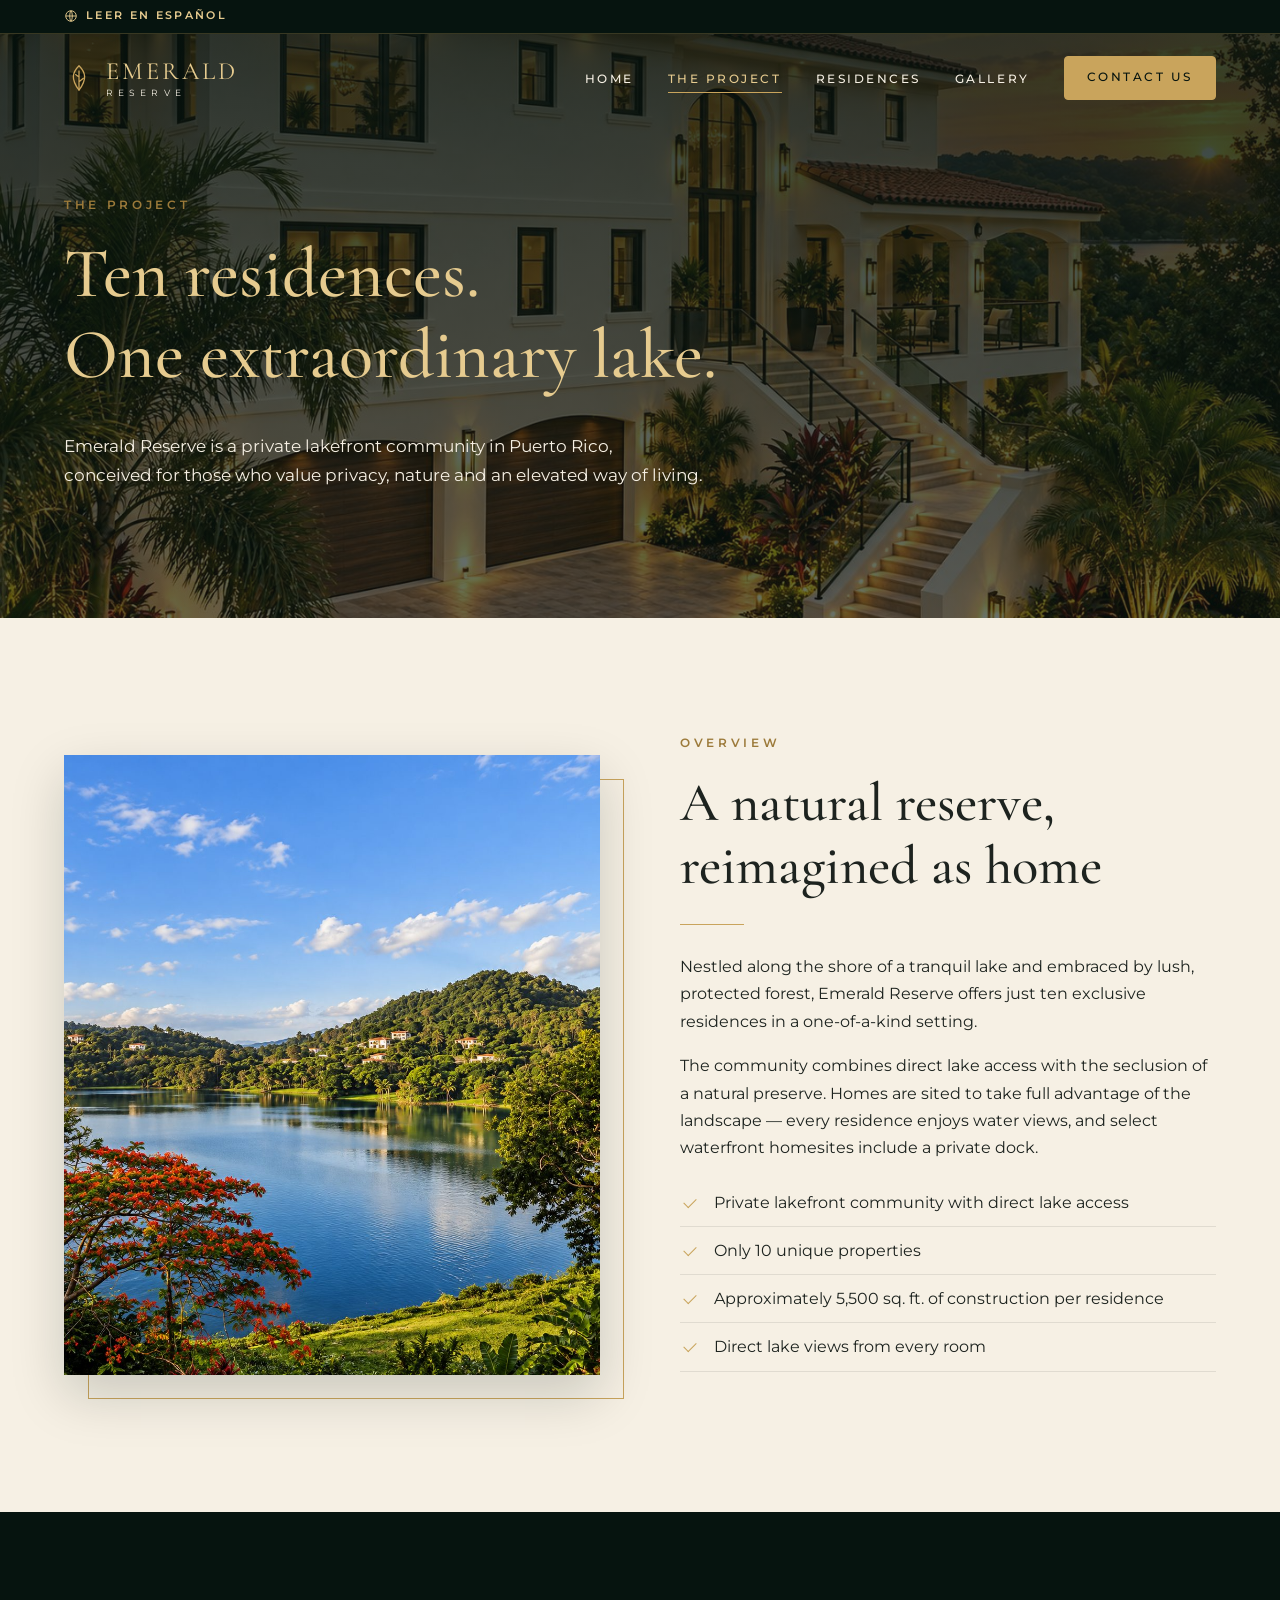
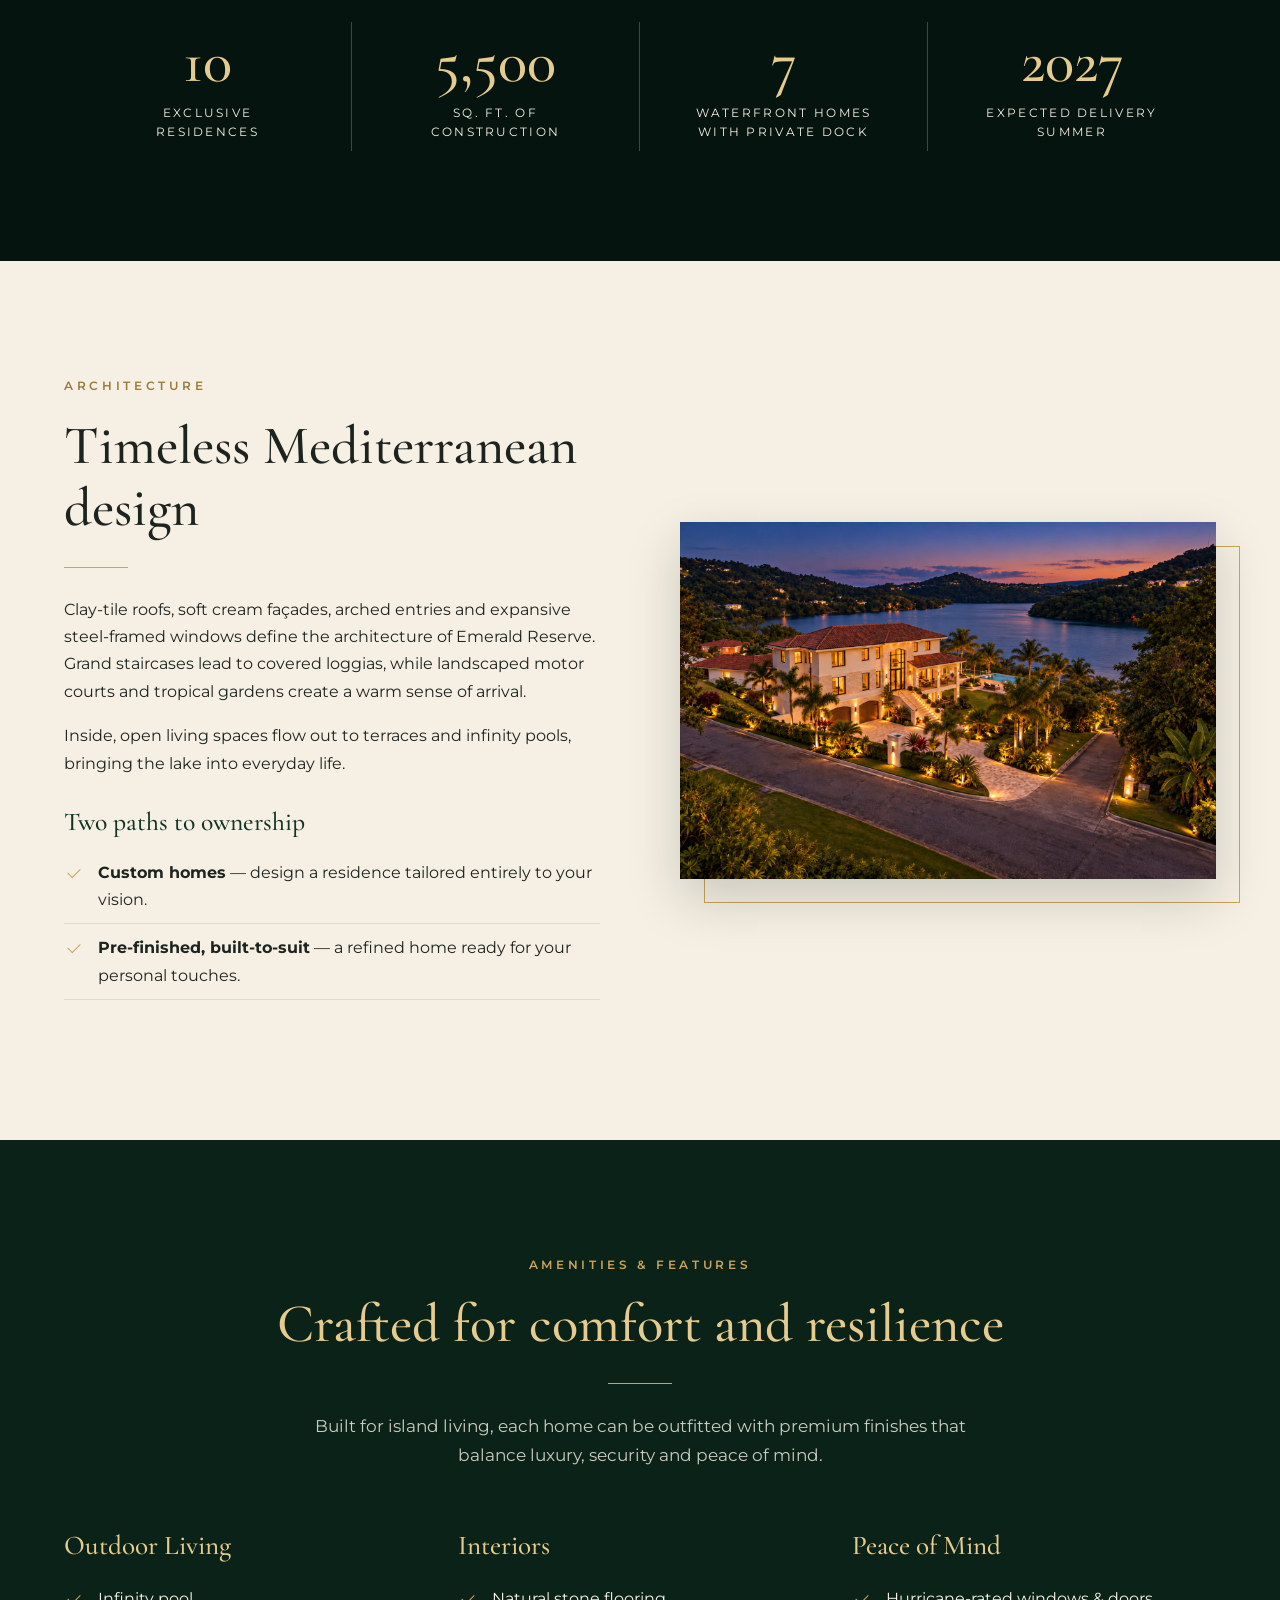
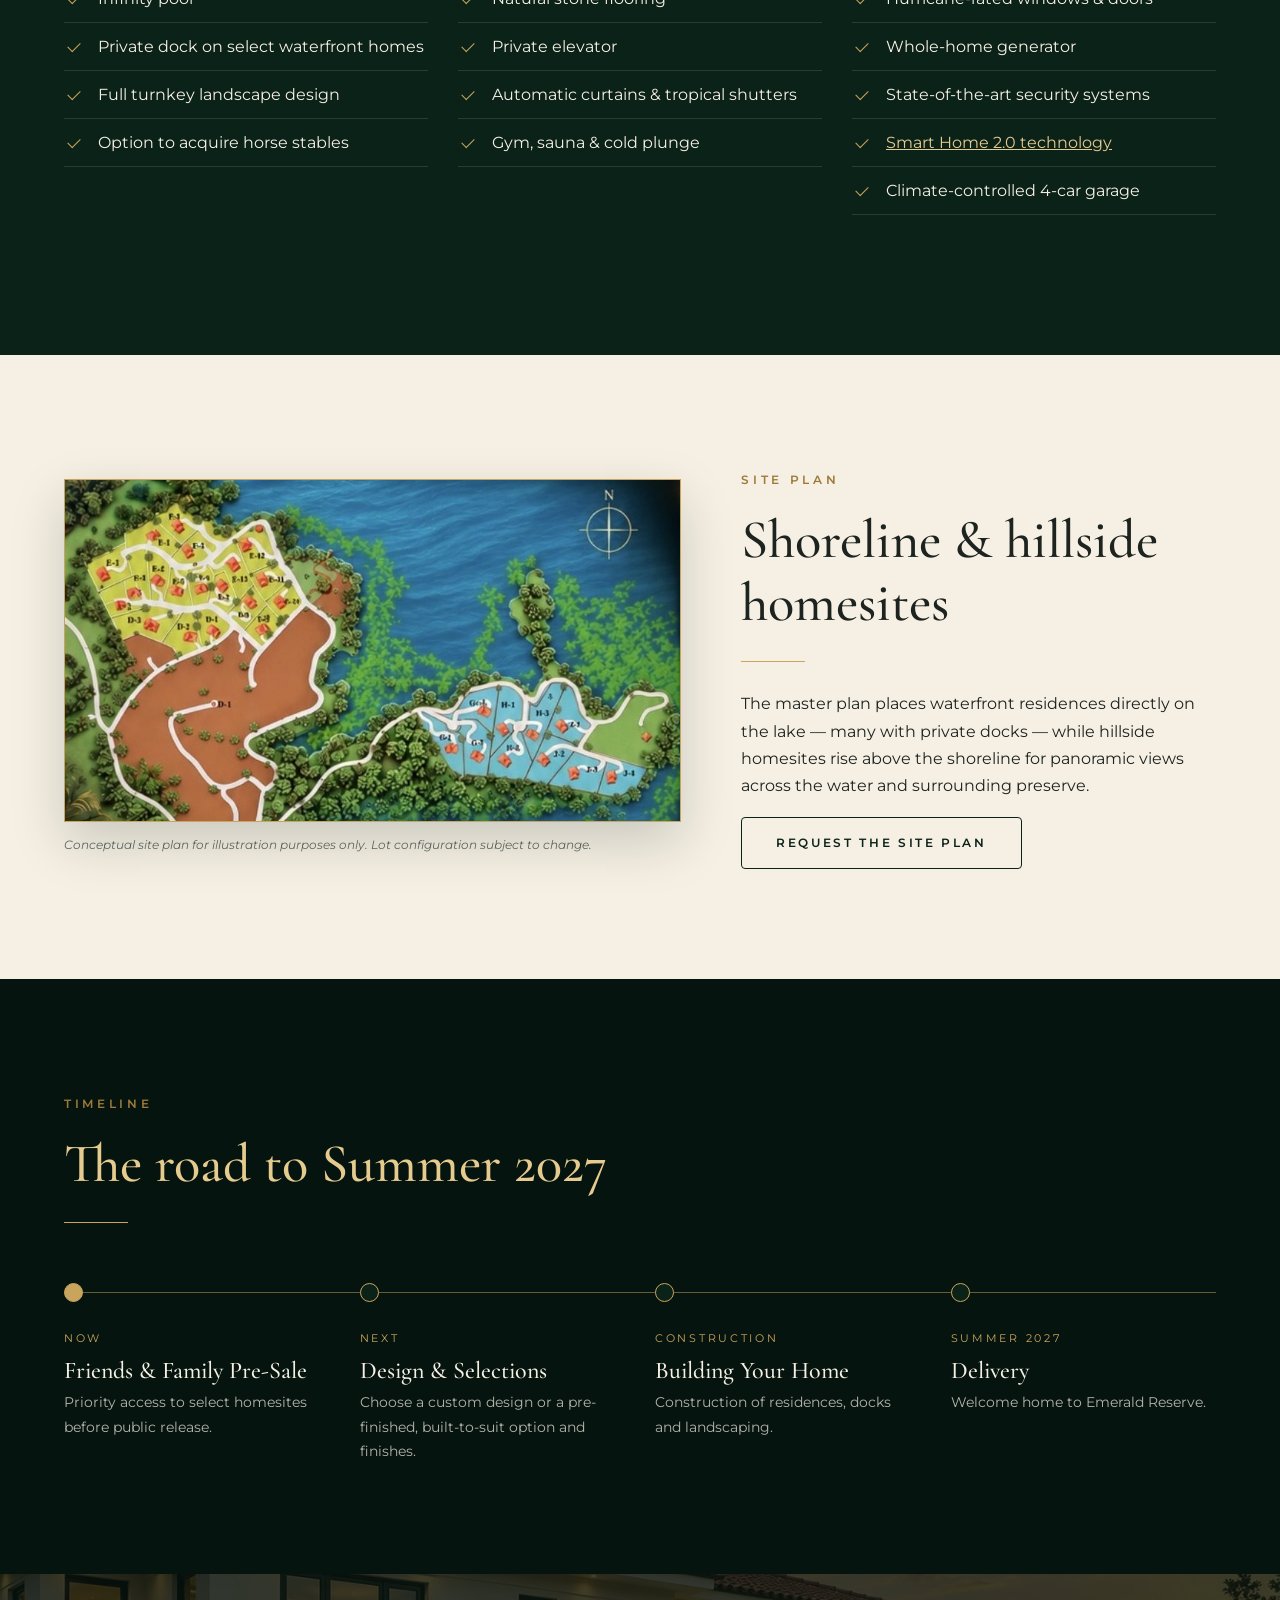
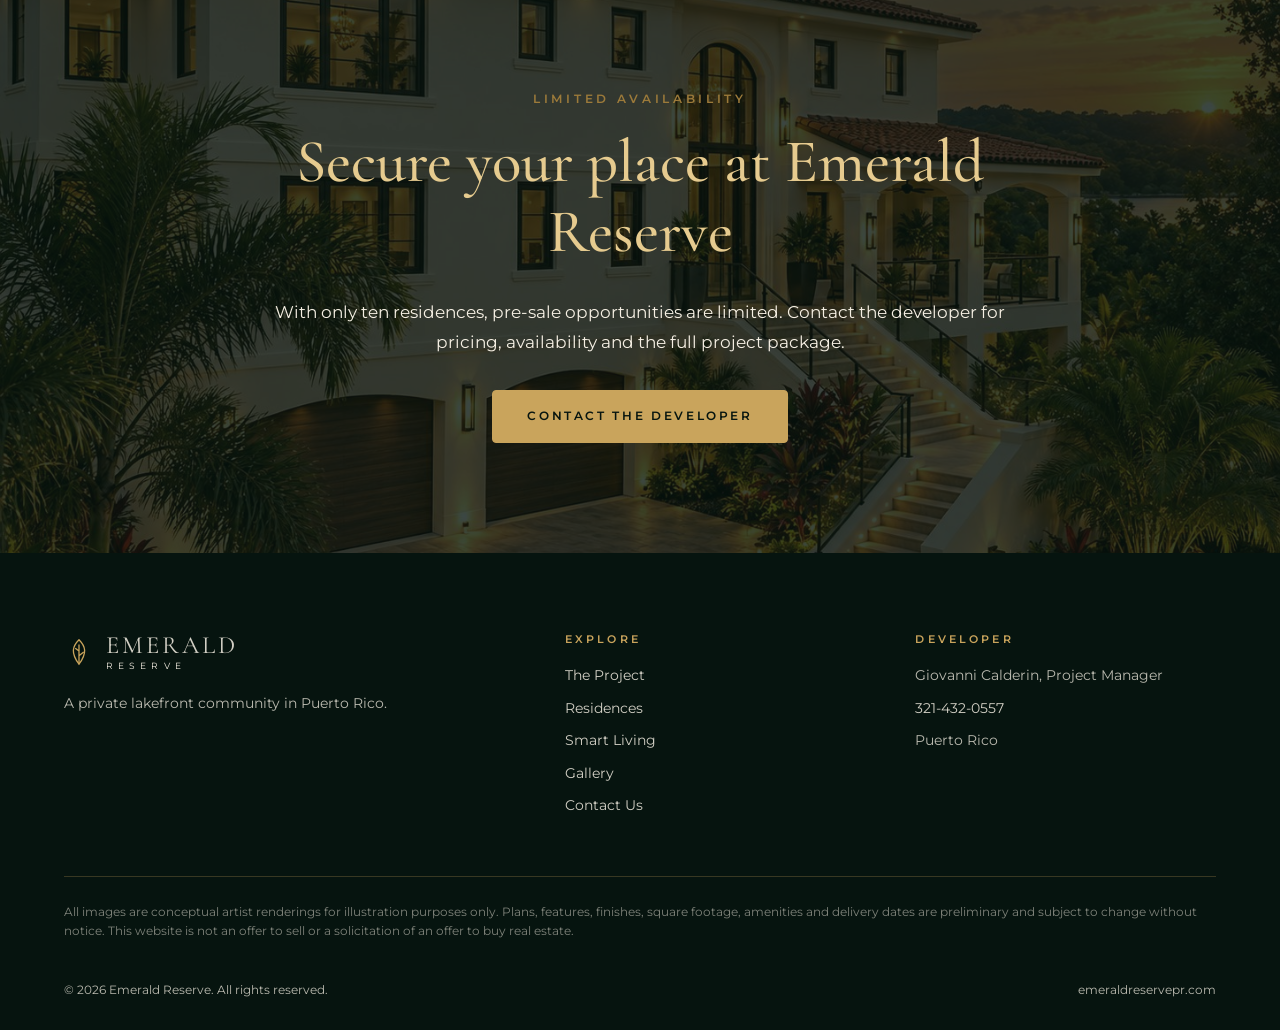
<file: the-project.html>
<!DOCTYPE html>
<html lang="en">
<head>
  <meta charset="UTF-8">
  <meta name="viewport" content="width=device-width, initial-scale=1.0">
  <title>The Project | Emerald Reserve, Puerto Rico</title>
  <meta name="description" content="Learn about Emerald Reserve: ten exclusive lakefront residences in Puerto Rico, approx. 5,500 sq. ft. each, with private docks, infinity pools and custom finishes. Delivery Summer 2027.">
  <link rel="canonical" href="https://emeraldreservepr.com/the-project.html">
  <link rel="alternate" hreflang="en" href="https://emeraldreservepr.com/the-project.html">
  <link rel="alternate" hreflang="es" href="https://emeraldreservepr.com/es/the-project.html">
  <link rel="alternate" hreflang="x-default" href="https://emeraldreservepr.com/the-project.html">
  <meta property="og:type" content="website">
  <meta property="og:title" content="The Project | Emerald Reserve, Puerto Rico">
  <meta property="og:description" content="Ten exclusive lakefront residences surrounded by a natural preserve. Delivery Summer 2027.">
  <meta property="og:url" content="https://emeraldreservepr.com/the-project.html">
  <meta property="og:image" content="https://emeraldreservepr.com/images/og-image.jpg">
  <meta name="twitter:card" content="summary_large_image">
  <meta name="theme-color" content="#06140f">
  <link rel="icon" href="images/favicon.svg" type="image/svg+xml">
  <link rel="preconnect" href="https://fonts.googleapis.com">
  <link rel="preconnect" href="https://fonts.gstatic.com" crossorigin>
  <link href="https://fonts.googleapis.com/css2?family=Cormorant+Garamond:wght@400;500;600&family=Montserrat:wght@300;400;500;600&display=swap" rel="stylesheet">
  <link rel="stylesheet" href="css/styles.css">
  <link rel="stylesheet" href="css/lang.css">
</head>
<body>

  <div class="lang-bar"><div class="container"><a href="es/the-project.html" hreflang="es" lang="es"><svg viewBox="0 0 24 24" width="14" height="14" fill="none" stroke="currentColor" stroke-width="1.6" aria-hidden="true"><circle cx="12" cy="12" r="9"/><path d="M3 12h18M12 3c3 3 3 15 0 18M12 3c-3 3-3 15 0 18"/></svg><span>Leer en español</span></a></div></div>

  
  <header class="site-header">
    <div class="container nav">
      <a href="index.html" class="brand" aria-label="Emerald Reserve home">
        <svg viewBox="0 0 32 32" fill="none" stroke="#c9a45c" stroke-width="1.4" aria-hidden="true"><path d="M16 3C9 10 7 17 16 29 25 17 23 10 16 3Z"/><path d="M16 8v21M16 15l-4-3M16 20l5-4"/></svg>
        <span class="brand-text"><span class="brand-name">Emerald</span><span class="brand-sub">Reserve</span></span>
      </a>
      <button class="nav-toggle" aria-label="Open menu" aria-expanded="false" aria-controls="nav-links"><span></span><span></span><span></span></button>
      <ul class="nav-links" id="nav-links">
        <li><a href="index.html">Home</a></li>
        <li><a href="the-project.html" aria-current="page">The Project</a></li>
        <li><a href="index.html#residences">Residences</a></li>
        <li><a href="index.html#gallery">Gallery</a></li>
        <li><a href="contact.html" class="btn btn-gold">Contact Us</a></li>
      </ul>
    </div>
  </header>

  <main>
    <section class="page-hero" style="background-image:url('images/residence-sunset.jpg');">
      <div class="container">
        <span class="eyebrow">The Project</span>
        <h1>Ten residences.<br>One extraordinary lake.</h1>
        <p>Emerald Reserve is a private lakefront community in Puerto Rico, conceived for those who value privacy, nature and an elevated way of living.</p>
      </div>
    </section>

    <!-- Overview -->
    <section>
      <div class="container split">
        <div class="split-media reveal">
          <img src="images/lake-view.jpg" alt="View across the lake toward the hillside homesites" loading="lazy" width="1023" height="1537" style="max-height:620px;">
        </div>
        <div class="reveal">
          <span class="eyebrow">Overview</span>
          <h2 class="section-title">A natural reserve, reimagined as home</h2>
          <hr class="divider">
          <p>Nestled along the shore of a tranquil lake and embraced by lush, protected forest, Emerald Reserve offers just ten exclusive residences in a one-of-a-kind setting.</p>
          <p>The community combines direct lake access with the seclusion of a natural preserve. Homes are sited to take full advantage of the landscape — every residence enjoys water views, and select waterfront homesites include a private dock.</p>
          <ul class="check-list">
            <li>Private lakefront community with direct lake access</li>
            <li>Only 10 unique properties</li>
            <li>Approximately 5,500 sq. ft. of construction per residence</li>
            <li>Direct lake views from every room</li>
          </ul>
        </div>
      </div>
    </section>

    <!-- Key facts -->
    <section class="section-deep">
      <div class="container">
        <div class="stats reveal">
          <div class="stat"><strong>10</strong><span>Exclusive<br>Residences</span></div>
          <div class="stat"><strong>5,500</strong><span>Sq. Ft. of<br>Construction</span></div>
          <div class="stat"><strong>7</strong><span>Waterfront Homes<br>with Private Dock</span></div>
          <div class="stat"><strong>2027</strong><span>Expected Delivery<br>Summer</span></div>
        </div>
      </div>
    </section>

    <!-- Architecture -->
    <section>
      <div class="container split">
        <div class="reveal">
          <span class="eyebrow">Architecture</span>
          <h2 class="section-title">Timeless Mediterranean design</h2>
          <hr class="divider">
          <p>Clay-tile roofs, soft cream façades, arched entries and expansive steel-framed windows define the architecture of Emerald Reserve. Grand staircases lead to covered loggias, while landscaped motor courts and tropical gardens create a warm sense of arrival.</p>
          <p>Inside, open living spaces flow out to terraces and infinity pools, bringing the lake into everyday life.</p>
          <h3 style="font-size:1.6rem; color:var(--emerald-800); margin-top:30px;">Two paths to ownership</h3>
          <ul class="check-list">
            <li><strong>Custom homes</strong> — design a residence tailored entirely to your vision.</li>
            <li><strong>Pre-finished, built-to-suit</strong> — a refined home ready for your personal touches.</li>
          </ul>
        </div>
        <div class="split-media reveal">
          <img src="images/hero-dusk.jpg" alt="Rendering of a Mediterranean-style residence with landscaped driveway at dusk" loading="lazy" width="1536" height="1024">
        </div>
      </div>
    </section>

    <!-- Features -->
    <section class="section-dark">
      <div class="container center">
        <span class="eyebrow">Amenities &amp; Features</span>
        <h2 class="section-title">Crafted for comfort and resilience</h2>
        <hr class="divider">
        <p class="section-intro">Built for island living, each home can be outfitted with premium finishes that balance luxury, security and peace of mind.</p>
      </div>
      <div class="container">
        <div class="cards" style="margin-top:60px;">
          <div class="reveal">
            <h3 style="color:var(--gold-light); font-size:1.7rem;">Outdoor Living</h3>
            <ul class="check-list">
              <li>Infinity pool</li>
              <li>Private dock on select waterfront homes</li>
              <li>Full turnkey landscape design</li>
              <li>Option to acquire horse stables</li>
            </ul>
          </div>
          <div class="reveal">
            <h3 style="color:var(--gold-light); font-size:1.7rem;">Interiors</h3>
            <ul class="check-list">
              <li>Natural stone flooring</li>
              <li>Private elevator</li>
              <li>Automatic curtains &amp; tropical shutters</li>
              <li>Gym, sauna &amp; cold plunge</li>
            </ul>
          </div>
          <div class="reveal">
            <h3 style="color:var(--gold-light); font-size:1.7rem;">Peace of Mind</h3>
            <ul class="check-list">
              <li>Hurricane-rated windows &amp; doors</li>
              <li>Whole-home generator</li>
              <li>State-of-the-art security systems</li>
              <li><a href="smart-living.html" style="color:var(--gold-light);">Smart Home 2.0 technology</a></li>
              <li>Climate-controlled 4-car garage</li>
            </ul>
          </div>
        </div>
      </div>
    </section>

    <!-- Site plan -->
    <section>
      <div class="container plan">
        <figure class="reveal">
          <img src="images/site-plan.jpg" alt="Conceptual site plan of Emerald Reserve" loading="lazy" width="830" height="460">
          <figcaption>Conceptual site plan for illustration purposes only. Lot configuration subject to change.</figcaption>
        </figure>
        <div class="reveal">
          <span class="eyebrow">Site Plan</span>
          <h2 class="section-title">Shoreline &amp; hillside homesites</h2>
          <hr class="divider">
          <p>The master plan places waterfront residences directly on the lake — many with private docks — while hillside homesites rise above the shoreline for panoramic views across the water and surrounding preserve.</p>
          <a href="contact.html" class="btn btn-outline-dark">Request the Site Plan</a>
        </div>
      </div>
    </section>

    <!-- Timeline -->
    <section class="section-deep">
      <div class="container">
        <span class="eyebrow">Timeline</span>
        <h2 class="section-title">The road to Summer 2027</h2>
        <hr class="divider">
        <div class="timeline reveal">
          <div class="step active">
            <small>Now</small>
            <h3>Friends &amp; Family Pre-Sale</h3>
            <p>Priority access to select homesites before public release.</p>
          </div>
          <div class="step">
            <small>Next</small>
            <h3>Design &amp; Selections</h3>
            <p>Choose a custom design or a pre-finished, built-to-suit option and finishes.</p>
          </div>
          <div class="step">
            <small>Construction</small>
            <h3>Building Your Home</h3>
            <p>Construction of residences, docks and landscaping.</p>
          </div>
          <div class="step">
            <small>Summer 2027</small>
            <h3>Delivery</h3>
            <p>Welcome home to Emerald Reserve.</p>
          </div>
        </div>
      </div>
    </section>

    <!-- CTA -->
    <section class="cta">
      <div class="container reveal">
        <span class="eyebrow">Limited Availability</span>
        <h2>Secure your place at Emerald Reserve</h2>
        <p>With only ten residences, pre-sale opportunities are limited. Contact the developer for pricing, availability and the full project package.</p>
        <a href="contact.html" class="btn btn-gold">Contact the Developer</a>
      </div>
    </section>
  </main>

  <footer class="site-footer">
    <div class="container">
      <div class="footer-grid">
        <div>
          <a href="index.html" class="brand" aria-label="Emerald Reserve home">
            <svg viewBox="0 0 32 32" fill="none" stroke="#c9a45c" stroke-width="1.4" aria-hidden="true"><path d="M16 3C9 10 7 17 16 29 25 17 23 10 16 3Z"/><path d="M16 8v21M16 15l-4-3M16 20l5-4"/></svg>
            <span class="brand-text"><span class="brand-name">Emerald</span><span class="brand-sub">Reserve</span></span>
          </a>
          <p style="margin-top:20px;">A private lakefront community in Puerto Rico.</p>
        </div>
        <div>
          <h4>Explore</h4>
          <ul>
            <li><a href="the-project.html">The Project</a></li>
            <li><a href="index.html#residences">Residences</a></li>
            <li><a href="smart-living.html">Smart Living</a></li>
            <li><a href="index.html#gallery">Gallery</a></li>
            <li><a href="contact.html">Contact Us</a></li>
          </ul>
        </div>
        <div>
          <h4>Developer</h4>
          <ul>
            <li>Giovanni Calderin, Project Manager</li>
            <li><a href="tel:+13214320557">321-432-0557</a></li>
            <li>Puerto Rico</li>
          </ul>
        </div>
      </div>
      <p class="disclaimer">All images are conceptual artist renderings for illustration purposes only. Plans, features, finishes, square footage, amenities and delivery dates are preliminary and subject to change without notice. This website is not an offer to sell or a solicitation of an offer to buy real estate.</p>
      <div class="footer-bottom">
        <span>&copy; <span data-year>2026</span> Emerald Reserve. All rights reserved.</span>
        <span>emeraldreservepr.com</span>
      </div>
    </div>
  </footer>

  <script src="js/main.js"></script>
</body>
</html>
</file>
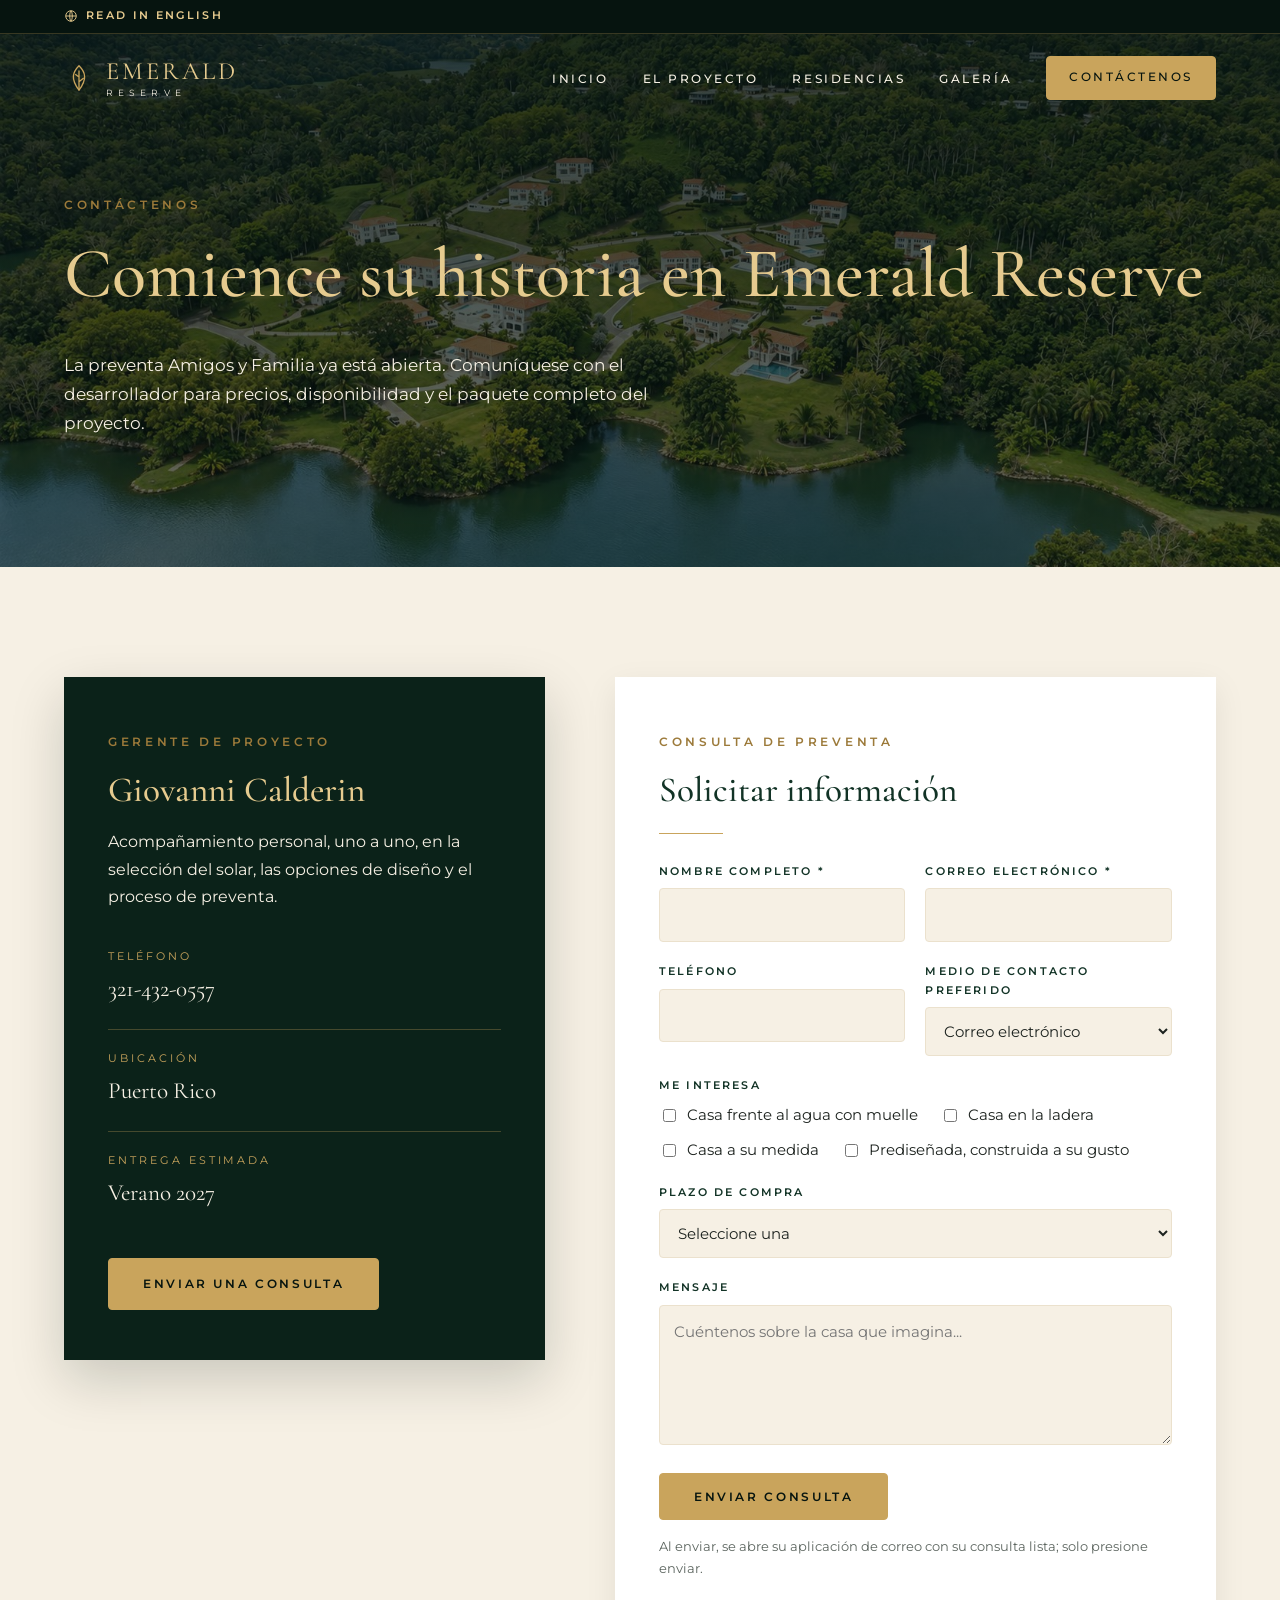
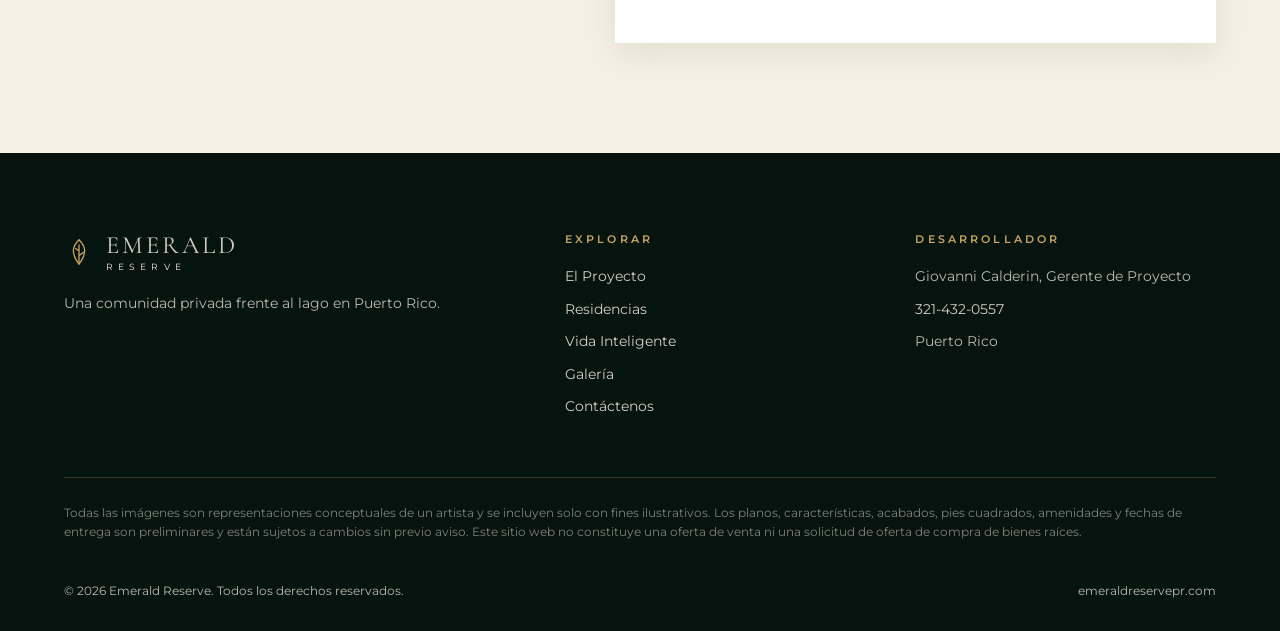
<file: es/contact.html>
<!DOCTYPE html>
<html lang="es">
<head>
<meta charset="utf-8"/>
<meta content="width=device-width, initial-scale=1.0" name="viewport"/>
<title>Contáctenos | Emerald Reserve, Puerto Rico</title>
<meta content="Contacte al desarrollador de Emerald Reserve para precios, disponibilidad y el paquete completo del proyecto de la preventa Amigos y Familia." name="description"/>
<link href="https://emeraldreservepr.com/es/contact.html" rel="canonical"/>
<link href="https://emeraldreservepr.com/contact.html" hreflang="en" rel="alternate"/>
<link href="https://emeraldreservepr.com/es/contact.html" hreflang="es" rel="alternate"/>
<link href="https://emeraldreservepr.com/contact.html" hreflang="x-default" rel="alternate"/>
<meta content="website" property="og:type"/>
<meta content="Contáctenos | Emerald Reserve, Puerto Rico" property="og:title"/>
<meta content="Contacte al desarrollador para precios y disponibilidad de la preventa." property="og:description"/>
<meta content="https://emeraldreservepr.com/es/contact.html" property="og:url"/><meta content="es_PR" property="og:locale"/>
<meta content="https://emeraldreservepr.com/images/og-image.jpg" property="og:image"/>
<meta content="summary_large_image" name="twitter:card"/>
<meta content="#06140f" name="theme-color"/>
<link href="../images/favicon.svg" rel="icon" type="image/svg+xml"/>
<link href="https://fonts.googleapis.com" rel="preconnect"/>
<link crossorigin="" href="https://fonts.gstatic.com" rel="preconnect"/>
<link href="https://fonts.googleapis.com/css2?family=Cormorant+Garamond:wght@400;500;600&amp;family=Montserrat:wght@300;400;500;600&amp;display=swap" rel="stylesheet"/>
<link href="../css/styles.css" rel="stylesheet"/>
<link href="../css/lang.css" rel="stylesheet"/>
</head>
<body>
<div class="lang-bar"><div class="container"><a href="../contact.html" hreflang="en" lang="en"><svg aria-hidden="true" fill="none" height="14" stroke="currentColor" stroke-width="1.6" viewbox="0 0 24 24" width="14"><circle cx="12" cy="12" r="9"></circle><path d="M3 12h18M12 3c3 3 3 15 0 18M12 3c-3 3-3 15 0 18"></path></svg><span>Read in English</span></a></div></div>
<header class="site-header">
<div class="container nav">
<a aria-label="Inicio de Emerald Reserve" class="brand" href="index.html">
<svg aria-hidden="true" fill="none" stroke="#c9a45c" stroke-width="1.4" viewbox="0 0 32 32"><path d="M16 3C9 10 7 17 16 29 25 17 23 10 16 3Z"></path><path d="M16 8v21M16 15l-4-3M16 20l5-4"></path></svg>
<span class="brand-text"><span class="brand-name">Emerald</span><span class="brand-sub">Reserve</span></span>
</a>
<button aria-controls="nav-links" aria-expanded="false" aria-label="Abrir menú" class="nav-toggle"><span></span><span></span><span></span></button>
<ul class="nav-links" id="nav-links">
<li><a href="index.html">Inicio</a></li>
<li><a href="the-project.html">El Proyecto</a></li>
<li><a href="index.html#residences">Residencias</a></li>
<li><a href="index.html#gallery">Galería</a></li>
<li><a aria-current="page" class="btn btn-gold" href="contact.html">Contáctenos</a></li>
</ul>
</div>
</header>
<main>
<section class="page-hero" style="background-image:url('../images/aerial-community.jpg');">
<div class="container">
<span class="eyebrow">Contáctenos</span>
<h1>Comience su historia en Emerald Reserve</h1>
<p>La preventa Amigos y Familia ya está abierta. Comuníquese con el desarrollador para precios, disponibilidad y el paquete completo del proyecto.</p>
</div>
</section>
<section>
<div class="container contact-grid">
<aside class="contact-card reveal">
<span class="eyebrow">Gerente de Proyecto</span>
<h2>Giovanni Calderin</h2>
<p>Acompañamiento personal, uno a uno, en la selección del solar, las opciones de diseño y el proceso de preventa.</p>
<div class="contact-item"><small>Teléfono</small> <a href="tel:+13214320557">321-432-0557</a></div>
<div class="contact-item"><small>Ubicación</small> <span>Puerto Rico</span></div>
<div class="contact-item"><small>Entrega estimada</small> <span>Verano 2027</span></div>
<a class="btn btn-gold" href="#inquiry-form" style="margin-top:24px;">Enviar una consulta</a>
</aside>
<form class="form reveal" id="inquiry-form" novalidate="">
<span class="eyebrow">Consulta de preventa</span>
<h2>Solicitar información</h2>
<hr class="divider"/>
<div class="form-row">
<div class="field">
<label for="name">Nombre completo *</label>
<input autocomplete="name" id="name" name="name" required="" type="text"/>
</div>
<div class="field">
<label for="email">Correo electrónico *</label>
<input autocomplete="email" id="email" name="email" required="" type="email"/>
</div>
</div>
<div class="form-row">
<div class="field">
<label for="phone">Teléfono</label>
<input autocomplete="tel" id="phone" name="phone" type="tel"/>
</div>
<div class="field">
<label for="preferred">Medio de contacto preferido</label>
<select id="preferred" name="preferred">
<option>Correo electrónico</option>
<option>Llamada telefónica</option>
<option>Mensaje de texto</option>
</select>
</div>
</div>
<div class="field">
<label>Me interesa</label>
<div class="checkbox-group">
<label><input name="interest" type="checkbox" value="Casa frente al agua con muelle privado"/> Casa frente al agua con muelle</label>
<label><input name="interest" type="checkbox" value="Casa en la ladera con vista al lago"/> Casa en la ladera</label>
<label><input name="interest" type="checkbox" value="Casa a su medida"/> Casa a su medida</label>
<label><input name="interest" type="checkbox" value="Prediseñada, construida a su gusto"/> Prediseñada, construida a su gusto</label>
</div>
</div>
<div class="field">
<label for="timeline">Plazo de compra</label>
<select id="timeline" name="timeline">
<option value="">Seleccione una</option>
<option>Listo ahora</option>
<option>En 3 meses</option>
<option>3 a 6 meses</option>
<option>Solo estoy explorando</option>
</select>
</div>
<div class="field">
<label for="message">Mensaje</label>
<textarea id="message" name="message" placeholder="Cuéntenos sobre la casa que imagina..."></textarea>
</div>
<button class="btn btn-gold" type="submit">Enviar consulta</button>
<p class="form-note">Al enviar, se abre su aplicación de correo con su consulta lista; solo presione enviar.</p>
<p class="form-status" role="status">Su aplicación de correo debería estar abierta con su consulta lista para enviar. Si no se abrió, llámenos al <a href="tel:+13214320557">321-432-0557</a>.</p>
</form>
</div>
</section>
</main>
<footer class="site-footer">
<div class="container">
<div class="footer-grid">
<div>
<a aria-label="Inicio de Emerald Reserve" class="brand" href="index.html">
<svg aria-hidden="true" fill="none" stroke="#c9a45c" stroke-width="1.4" viewbox="0 0 32 32"><path d="M16 3C9 10 7 17 16 29 25 17 23 10 16 3Z"></path><path d="M16 8v21M16 15l-4-3M16 20l5-4"></path></svg>
<span class="brand-text"><span class="brand-name">Emerald</span><span class="brand-sub">Reserve</span></span>
</a>
<p style="margin-top:20px;">Una comunidad privada frente al lago en Puerto Rico.</p>
</div>
<div>
<h4>Explorar</h4>
<ul>
<li><a href="the-project.html">El Proyecto</a></li>
<li><a href="index.html#residences">Residencias</a></li>
<li><a href="smart-living.html">Vida Inteligente</a></li>
<li><a href="index.html#gallery">Galería</a></li>
<li><a href="contact.html">Contáctenos</a></li>
</ul>
</div>
<div>
<h4>Desarrollador</h4>
<ul>
<li>Giovanni Calderin, Gerente de Proyecto</li>
<li><a href="tel:+13214320557">321-432-0557</a></li>
<li>Puerto Rico</li>
</ul>
</div>
</div>
<p class="disclaimer">Todas las imágenes son representaciones conceptuales de un artista y se incluyen solo con fines ilustrativos. Los planos, características, acabados, pies cuadrados, amenidades y fechas de entrega son preliminares y están sujetos a cambios sin previo aviso. Este sitio web no constituye una oferta de venta ni una solicitud de oferta de compra de bienes raíces.</p>
<div class="footer-bottom"><span>© <span data-year="">2026</span> Emerald Reserve. Todos los derechos reservados.</span> <span>emeraldreservepr.com</span></div>
</div>
</footer>
<script src="../js/main.js"></script>
</body>
</html>
</file>
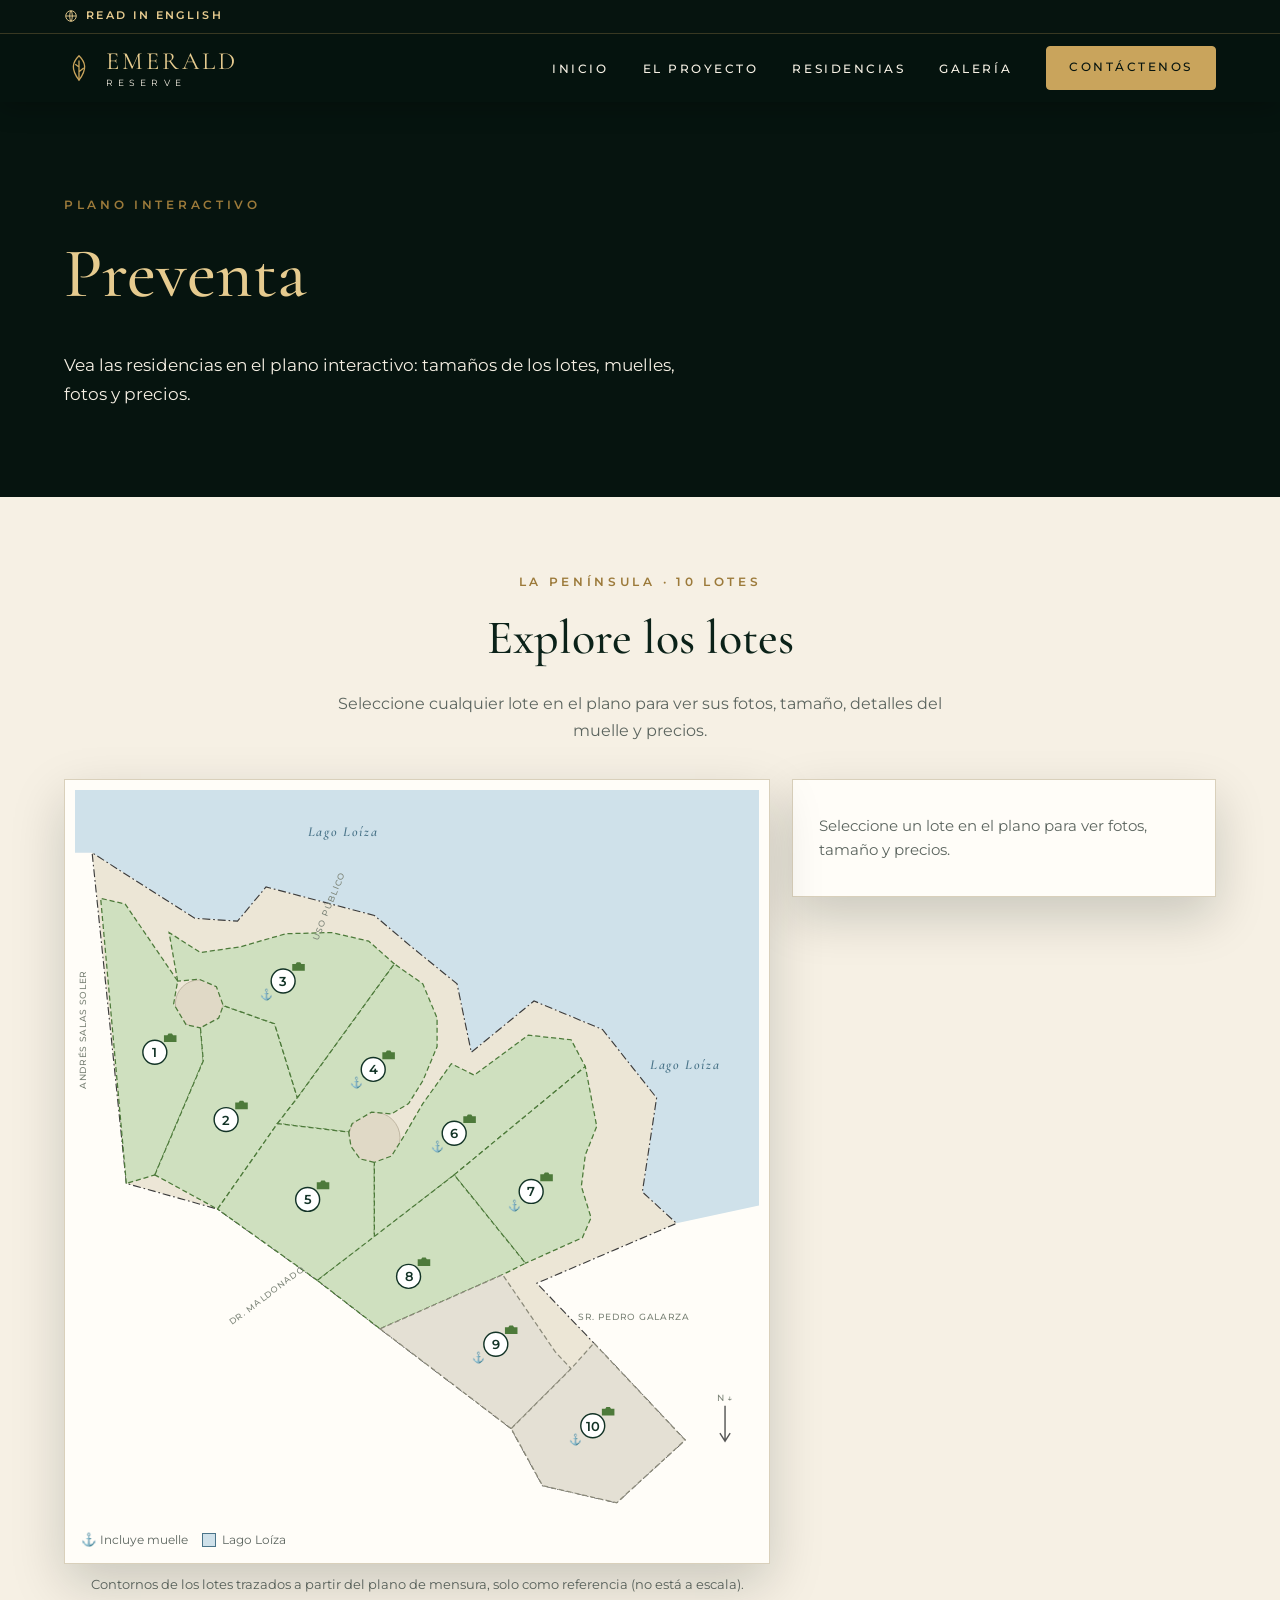
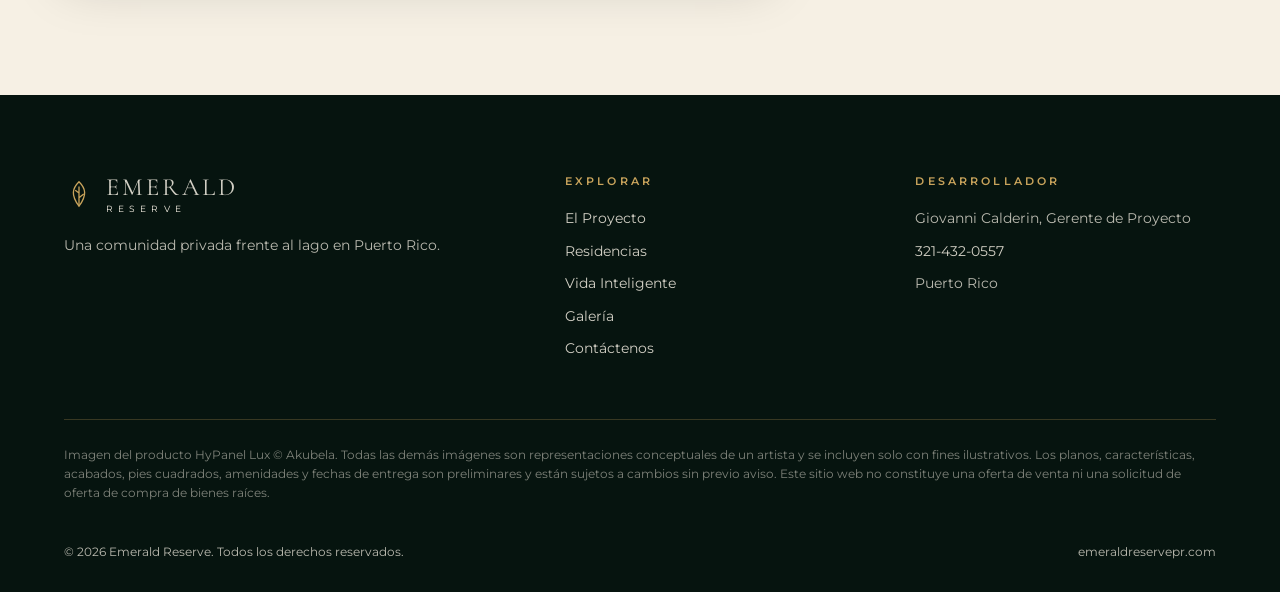
<file: es/pre-sale.html>
<!DOCTYPE html>
<html lang="es">
<head>
<meta charset="utf-8"/>
<meta content="width=device-width, initial-scale=1.0" name="viewport"/>
<title>Preventa | Emerald Reserve</title><meta content="noindex, nofollow" name="robots"/>
<meta content="Acceso privado de preventa a las residencias de Emerald Reserve." name="description"/>
<link href="https://emeraldreservepr.com/es/pre-sale.html" rel="canonical"/>
<link href="https://emeraldreservepr.com/pre-sale.html" hreflang="en" rel="alternate"/>
<link href="https://emeraldreservepr.com/es/pre-sale.html" hreflang="es" rel="alternate"/>
<link href="https://emeraldreservepr.com/pre-sale.html" hreflang="x-default" rel="alternate"/>
<meta content="summary_large_image" name="twitter:card"/>
<meta content="#06140f" name="theme-color"/>
<link href="../images/favicon.svg" rel="icon" type="image/svg+xml"/>
<link href="https://fonts.googleapis.com" rel="preconnect"/>
<link crossorigin="" href="https://fonts.gstatic.com" rel="preconnect"/>
<link href="https://fonts.googleapis.com/css2?family=Cormorant+Garamond:wght@400;500;600&amp;family=Montserrat:wght@300;400;500;600&amp;display=swap" rel="stylesheet"/>
<link href="../css/styles.css" rel="stylesheet"/>
<link href="../css/lang.css" rel="stylesheet"/>
<link href="../css/presale.css" rel="stylesheet"/>
</head>
<body>
<div class="lang-bar"><div class="container"><a href="../pre-sale.html" hreflang="en" lang="en"><svg aria-hidden="true" fill="none" height="14" stroke="currentColor" stroke-width="1.6" viewbox="0 0 24 24" width="14"><circle cx="12" cy="12" r="9"></circle><path d="M3 12h18M12 3c3 3 3 15 0 18M12 3c-3 3-3 15 0 18"></path></svg><span>Read in English</span></a></div></div>
<header class="site-header solid">
<div class="container nav">
<a aria-label="Inicio de Emerald Reserve" class="brand" href="index.html">
<svg aria-hidden="true" fill="none" stroke="#c9a45c" stroke-width="1.4" viewbox="0 0 32 32"><path d="M16 3C9 10 7 17 16 29 25 17 23 10 16 3Z"></path><path d="M16 8v21M16 15l-4-3M16 20l5-4"></path></svg>
<span class="brand-text"><span class="brand-name">Emerald</span><span class="brand-sub">Reserve</span></span>
</a>
<button aria-controls="nav-links" aria-expanded="false" aria-label="Abrir menú" class="nav-toggle"><span></span><span></span><span></span></button>
<ul class="nav-links" id="nav-links">
<li><a href="index.html">Inicio</a></li>
<li><a href="the-project.html">El Proyecto</a></li>
<li><a href="index.html#residences">Residencias</a></li>
<li><a href="index.html#gallery">Galería</a></li>
<li><a class="btn btn-gold" href="contact.html">Contáctenos</a></li>
</ul>
</div>
</header>
<main>
<section class="page-hero presale-hero">
<div class="container">
<span class="eyebrow">Plano interactivo</span>
<h1>Preventa</h1>
<p>Vea las residencias en el plano interactivo: tamaños de los lotes, muelles, fotos y precios.</p>
</div>
</section>
<section class="presale-section">
<div class="container">
<div class="viewer-head">
<span class="eyebrow">La Península · 10 lotes</span>
<h2>Explore los lotes</h2>
<p>Seleccione cualquier lote en el plano para ver sus fotos, tamaño, detalles del muelle y precios.</p>
</div>
<div class="ps">
<div class="wrap">
<div>
<div class="mapcard">
<svg aria-label="Plano del sitio con los 10 lotes" id="map" viewbox="40 -40 1200 1280"></svg>
<div class="legend"><span>⚓ Incluye muelle</span><span><i class="sw"></i>Lago Loíza</span></div>
</div>
<p class="hint">Contornos de los lotes trazados a partir del plano de mensura, solo como referencia (no está a escala).</p>
</div>
<div class="panel" id="panel"><div class="empty">Seleccione un lote en el plano para ver fotos, tamaño y precios.</div></div>
</div>
<div class="ps-lb" id="lb">
<button aria-label="Cerrar" class="x" id="lbx">×</button>
<button aria-label="Anterior" class="pnav prev" id="lbp">‹</button>
<img alt="" id="lbimg"/>
<button aria-label="Siguiente" class="pnav next" id="lbn">›</button>
</div>
</div>
</div>
</section>
</main>
<footer class="site-footer">
<div class="container">
<div class="footer-grid">
<div>
<a aria-label="Inicio de Emerald Reserve" class="brand" href="index.html">
<svg aria-hidden="true" fill="none" stroke="#c9a45c" stroke-width="1.4" viewbox="0 0 32 32"><path d="M16 3C9 10 7 17 16 29 25 17 23 10 16 3Z"></path><path d="M16 8v21M16 15l-4-3M16 20l5-4"></path></svg>
<span class="brand-text"><span class="brand-name">Emerald</span><span class="brand-sub">Reserve</span></span>
</a>
<p style="margin-top:20px;">Una comunidad privada frente al lago en Puerto Rico.</p>
</div>
<div>
<h4>Explorar</h4>
<ul>
<li><a href="the-project.html">El Proyecto</a></li>
<li><a href="index.html#residences">Residencias</a></li>
<li><a href="smart-living.html">Vida Inteligente</a></li>
<li><a href="index.html#gallery">Galería</a></li>
<li><a href="contact.html">Contáctenos</a></li>
</ul>
</div>
<div>
<h4>Desarrollador</h4>
<ul>
<li>Giovanni Calderin, Gerente de Proyecto</li>
<li><a href="tel:+13214320557">321-432-0557</a></li>
<li>Puerto Rico</li>
</ul>
</div>
</div>
<p class="disclaimer">Imagen del producto HyPanel Lux © Akubela. Todas las demás imágenes son representaciones conceptuales de un artista y se incluyen solo con fines ilustrativos. Los planos, características, acabados, pies cuadrados, amenidades y fechas de entrega son preliminares y están sujetos a cambios sin previo aviso. Este sitio web no constituye una oferta de venta ni una solicitud de oferta de compra de bienes raíces.</p>
<div class="footer-bottom"><span>© <span data-year="">2026</span> Emerald Reserve. Todos los derechos reservados.</span> <span>emeraldreservepr.com</span></div>
</div>
</footer>
<div aria-label="Visor de imágenes" aria-modal="true" class="lightbox" role="dialog">
<button aria-label="Cerrar" class="lightbox-close">×</button>
<img alt=""/>
</div>
<script src="../js/main.js"></script>
<script>
(function(){
/* ===== Lot data — edit here =====
   dock: true/false · price_asis / price_done in USD
   photos: list of image paths                                    */
const LOTS = {
  1:{area_m2:3729.1529,cuerdas:0.9488,dock:false,price_asis:975000,price_done:1750000,photos:["../images/presale/lot1-1.jpg"]},
  2:{area_m2:3649.5256,cuerdas:0.9285,dock:false,price_asis:1100000,price_done:1750000,photos:["../images/presale/lot2-1.jpg"]},
  3:{area_m2:3588.6175,cuerdas:0.913,dock:true,price_asis:975000,price_done:1750000,photos:["../images/presale/lot3-1.jpg"]},
  4:{area_m2:3111.7252,cuerdas:0.7917,dock:true,price_asis:975000,price_done:1750000,photos:["../images/presale/lot4-1.jpg"]},
  5:{area_m2:3657.9098,cuerdas:0.9307,dock:false,price_asis:950000,price_done:1700000,photos:["../images/presale/lot5-1.jpg"]},
  6:{area_m2:3722.536,cuerdas:0.9471,dock:true,price_asis:950000,price_done:1750000,photos:["../images/presale/lot6-1.jpg"]},
  7:{area_m2:3524.3721,cuerdas:0.8967,dock:true,price_asis:1250000,price_done:1750000,photos:["../images/presale/lot7-1.jpg"]},
  8:{area_m2:3607.8052,cuerdas:0.9179,dock:false,price_asis:850000,price_done:1650000,photos:["../images/presale/lot8-1.jpg"]},
  9:{area_m2:3499.8041,cuerdas:0.8904,dock:true,optioned:true,price_asis:null,price_done:2150000,photos:["../images/presale/lot9-2.jpg"]},
  10:{area_m2:2991.9918,cuerdas:0.7612,dock:true,optioned:true,price_asis:null,price_done:2500000,photos:["../images/presale/lot10-1.jpg"]}
};

/* Geometry traced from the survey sheet (image coords), mapped to plan view */
const T = ([x,y]) => [y-340, 1150-x];
const SHAPES = {
  1:[[500,470],[1000,425],[990,468],[855,560],[815,553],[778,575],[773,600],[715,605],[515,520]],
  2:[[515,520],[715,605],[773,600],[790,632],[812,640],[780,730],[650,770],[605,735],[455,630]],
  3:[[855,560],[940,545],[905,600],[915,670],[938,750],[940,830],[925,895],[885,940],[650,770],[780,730],[812,640],[845,628],[858,598]],
  4:[[605,735],[650,770],[885,940],[850,990],[790,1015],[740,1015],[680,990],[640,965],[622,935],[625,900],[605,866],[590,860]],
  5:[[455,630],[605,735],[590,860],[565,864],[543,880],[537,905],[405,905],[330,805]],
  6:[[405,905],[537,905],[548,935],[580,955],[640,990],[710,1040],[690,1080],[760,1175],[752,1250],[705,1275],[515,1045]],
  7:[[515,1045],[705,1275],[600,1295],[550,1275],[495,1268],[440,1285],[405,1270],[360,1170]],
  8:[[330,805],[515,1045],[360,1170],[340,1130],[245,915]],
  9:[[245,915],[340,1130],[205,1222],[175,1250],[70,1145]],
  10:[[70,1145],[175,1250],[220,1290],[50,1450],[-60,1330],[-30,1200]]
};
const LABELS = {1:[730,520],2:[612,645],3:[855,745],4:[700,903],5:[472,788],6:[588,1045],7:[486,1180],8:[337,965],9:[218,1118],10:[75,1288]};
const BOUNDARY = [[1080,410],[965,590],[960,665],[1020,715],[970,905],[915,970],[850,1050],[730,1075],[820,1185],[770,1305],[650,1400],[485,1375],[430,1435],[325,1190],[220,1290]];
const SITE = [[500,470],[1080,410],...BOUNDARY.slice(1),[50,1450],[-60,1330],[-30,1200],[70,1145],[245,915],[330,805],[455,630]];
const LAKE = [[1080,380],...BOUNDARY.slice(0,13),[470,1620],[1300,1620],[1300,380]];

const NS='http://www.w3.org/2000/svg', svg=document.getElementById('map');
const el=(t,a,p=svg)=>{const e=document.createElementNS(NS,t);for(const k in a)e.setAttribute(k,a[k]);p.appendChild(e);return e};
const pts=a=>a.map(T).map(p=>p.join(',')).join(' ');

el('polygon',{points:pts(LAKE),fill:'var(--ps-lake)'});
el('polygon',{points:pts(SITE),fill:'#ece6d6',stroke:'#3c3c3c','stroke-width':2,'stroke-dasharray':'14 5 3 5'});
[[815,598,42],[580,905,45]].forEach(([x,y,r])=>{const [X,Y]=T([x,y]);el('circle',{cx:X,cy:Y,r,fill:'#e0d9c6',stroke:'#b9b09a','stroke-width':1.5})});

const lotEls={}, badgeEls={};
for(const n in SHAPES){
  const p=el('polygon',{points:pts(SHAPES[n]),class:'lot'+(LOTS[n].photos.length?' has':'')+(LOTS[n].optioned?' opt':''),tabindex:0,role:'button','aria-label':'Lote '+n});
  p.addEventListener('click',()=>select(+n));
  p.addEventListener('keydown',e=>{if(e.key==='Enter'||e.key===' '){e.preventDefault();select(+n)}});
  lotEls[n]=p;
}
for(const n in LABELS){
  const [X,Y]=T(LABELS[n]); const g=el('g',{class:'badge'});
  el('circle',{cx:X,cy:Y,r:21},g); const t=el('text',{x:X,y:Y+1},g); t.textContent=n; badgeEls[n]=g;
  if(LOTS[n].dock){const a=el('text',{x:X-30,y:Y+30,class:'anchor','text-anchor':'middle'});a.textContent='⚓';}
  if(LOTS[n].photos.length){ el('path',{class:'cam',d:`M${X+16} ${Y-30}h6l2-3h6l2 3h6v12h-22z`}); }
}
const txt=(s,[x,y],rot,cls)=>{const [X,Y]=T([x,y]);const t=el('text',{x:X,y:Y,class:cls,'text-anchor':'middle',transform:`rotate(${rot} ${X} ${Y})`});t.textContent=s};
txt('Lago Loíza',[1110,850],0,'lake-lbl');
txt('Lago Loíza',[700,1450],0,'lake-lbl');
txt('Andrés Salas Soler',[770,400],-90,'lbl');
txt('Dr. Maldonado',[300,720],-37,'lbl');
txt('Sr. Pedro Galarza',[260,1360],0,'lbl');
txt('Uso público',[985,830],-68,'lbl');
// north arrow (survey's north points down on this sheet orientation)
{const X=1180,Y=1080;el('path',{d:`M${X} ${Y-40}v60M${X-9} ${Y+8}l9 14 9-14`,stroke:'#555','stroke-width':2.5,fill:'none'});const t=el('text',{x:X,y:Y-48,class:'lbl','text-anchor':'middle'});t.textContent='N ↓';}

const usd=v=>'$'+Math.round(v).toLocaleString('en-US');
function priceCard(label,price,cls){
  return `<div class="pc ${cls}"><div class="pl">${label}</div><div class="pp">${usd(price)}</div></div>`}
const fmt=(v,d)=>v.toLocaleString('en-US',{minimumFractionDigits:d,maximumFractionDigits:d});
const pending='<span class="pending">Pending</span>';
let cur=null, idx=0;

function select(n){
  cur=n; idx=0;
  for(const k in lotEls){lotEls[k].classList.toggle('sel',+k===n);badgeEls[k].classList.toggle('sel',+k===n)}
  render();
  if(window.innerWidth<900) document.getElementById('panel').scrollIntoView({behavior:'smooth',block:'start'});
  
}
function render(){
  const L=LOTS[cur], ph=L.photos, P=document.getElementById('panel');
  const gal = ph.length
    ? `<div class="gallery"><img src="${ph[idx]}" alt="Lote ${cur}, foto ${idx+1}" id="gimg">
        ${ph.length>1?'<button class="pnav prev" id="gp">‹</button><button class="pnav next" id="gn">›</button>':''}
        <span class="count">${idx+1} / ${ph.length}</span></div>
       ${ph.length>1?'<div class="thumbs">'+ph.map((s,i)=>`<img src="${s}" data-i="${i}" class="${i===idx?'on':''}" alt="">`).join('')+'</div>':''}`
    : `<div class="gallery"><div class="none"><span style="font-size:28px">📷</span>Fotos próximamente</div></div>`;
  P.innerHTML = gal + `<div class="info"><span class="kick">La Península</span><h2>Lote ${cur}</h2><div class="rows">
    <div class="row"><span class="k">Tamaño del lote</span><span class="v">${fmt(L.area_m2,2)} m²</span></div>
    <div class="row"><span class="k">Cuerdas</span><span class="v">${fmt(L.cuerdas,4)}</span></div>
    <div class="row"><span class="k">Muelle</span><span class="v">${L.dock?'<span class="yes">⚓ Sí</span>':'No'}</span></div>
  </div>
  ${L.optioned
    ? `<div class="prices one"><div class="pc done"><div class="pl">Terminada</div><div class="pp">${usd(L.price_done)}</div><span class="opt-tag">Bajo opción</span><div class="opt-na">Ya no está disponible</div></div></div>`
    : `<div class="prices">${priceCard('Tal como está',L.price_asis,'asis')}${priceCard('Terminada',L.price_done,'done')}</div>`}
  <div class="lotnav"><button id="lp">‹ Lote ${cur===1?10:cur-1}</button><button id="ln">Lote ${cur===10?1:cur+1} ›</button></div></div>`;
  const g=id=>document.getElementById(id);
  g('lp').onclick=()=>select(cur===1?10:cur-1); g('ln').onclick=()=>select(cur===10?1:cur+1);
  if(g('gp')){g('gp').onclick=()=>step(-1);g('gn').onclick=()=>step(1)}
  if(g('gimg')) g('gimg').onclick=()=>openLb();
  P.querySelectorAll('.thumbs img').forEach(t=>t.onclick=()=>{idx=+t.dataset.i;render()});
}
function step(d){const n=LOTS[cur].photos.length;idx=(idx+d+n)%n;render();if(lb.classList.contains('open'))lbimg.src=LOTS[cur].photos[idx]}
const lb=document.getElementById('lb'), lbimg=document.getElementById('lbimg');
function openLb(){lbimg.src=LOTS[cur].photos[idx];lb.classList.add('open');const m=LOTS[cur].photos.length>1;document.getElementById('lbp').style.display=document.getElementById('lbn').style.display=m?'':'none'}
document.getElementById('lbx').onclick=()=>lb.classList.remove('open');
lb.onclick=e=>{if(e.target===lb)lb.classList.remove('open')};
document.getElementById('lbp').onclick=()=>step(-1);
document.getElementById('lbn').onclick=()=>step(1);
document.addEventListener('keydown',e=>{if(!lb.classList.contains('open'))return;if(e.key==='Escape')lb.classList.remove('open');if(e.key==='ArrowLeft')step(-1);if(e.key==='ArrowRight')step(1)});


})();
  </script>
</body>
</html>
</file>
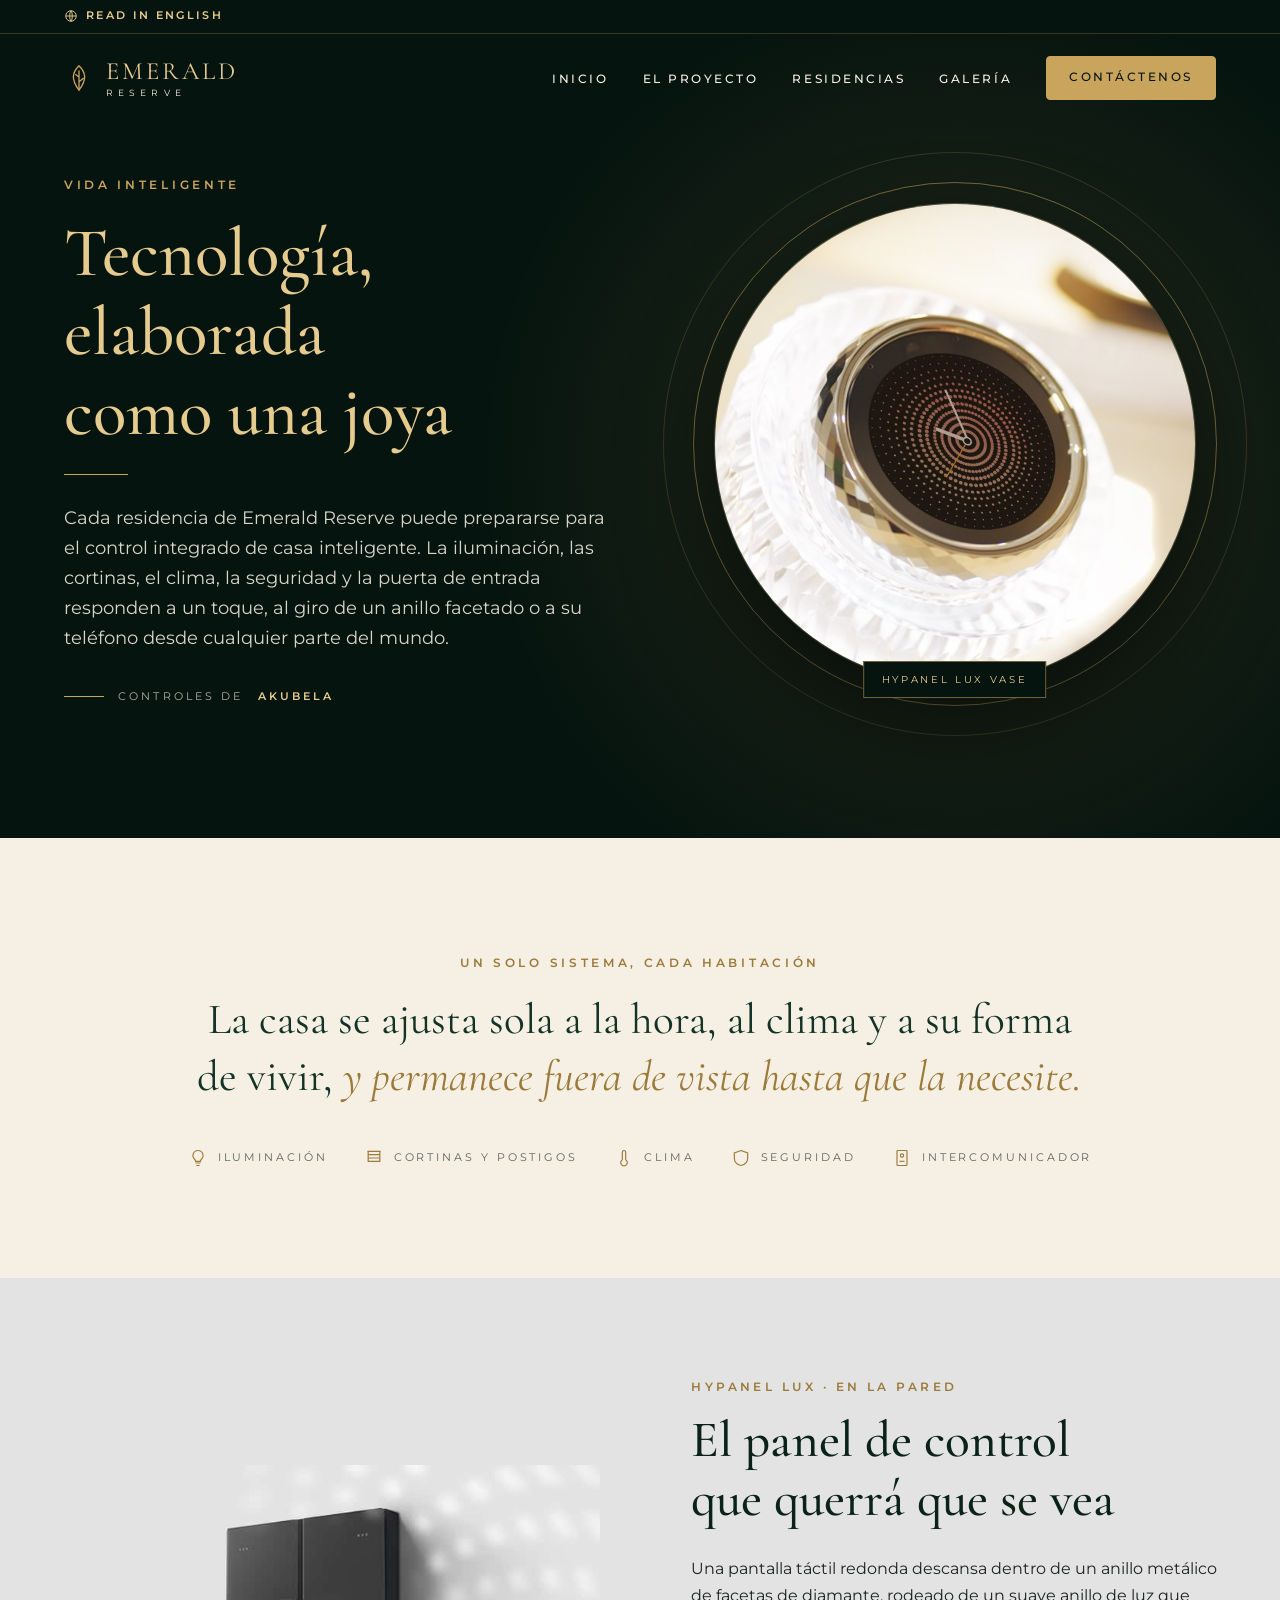
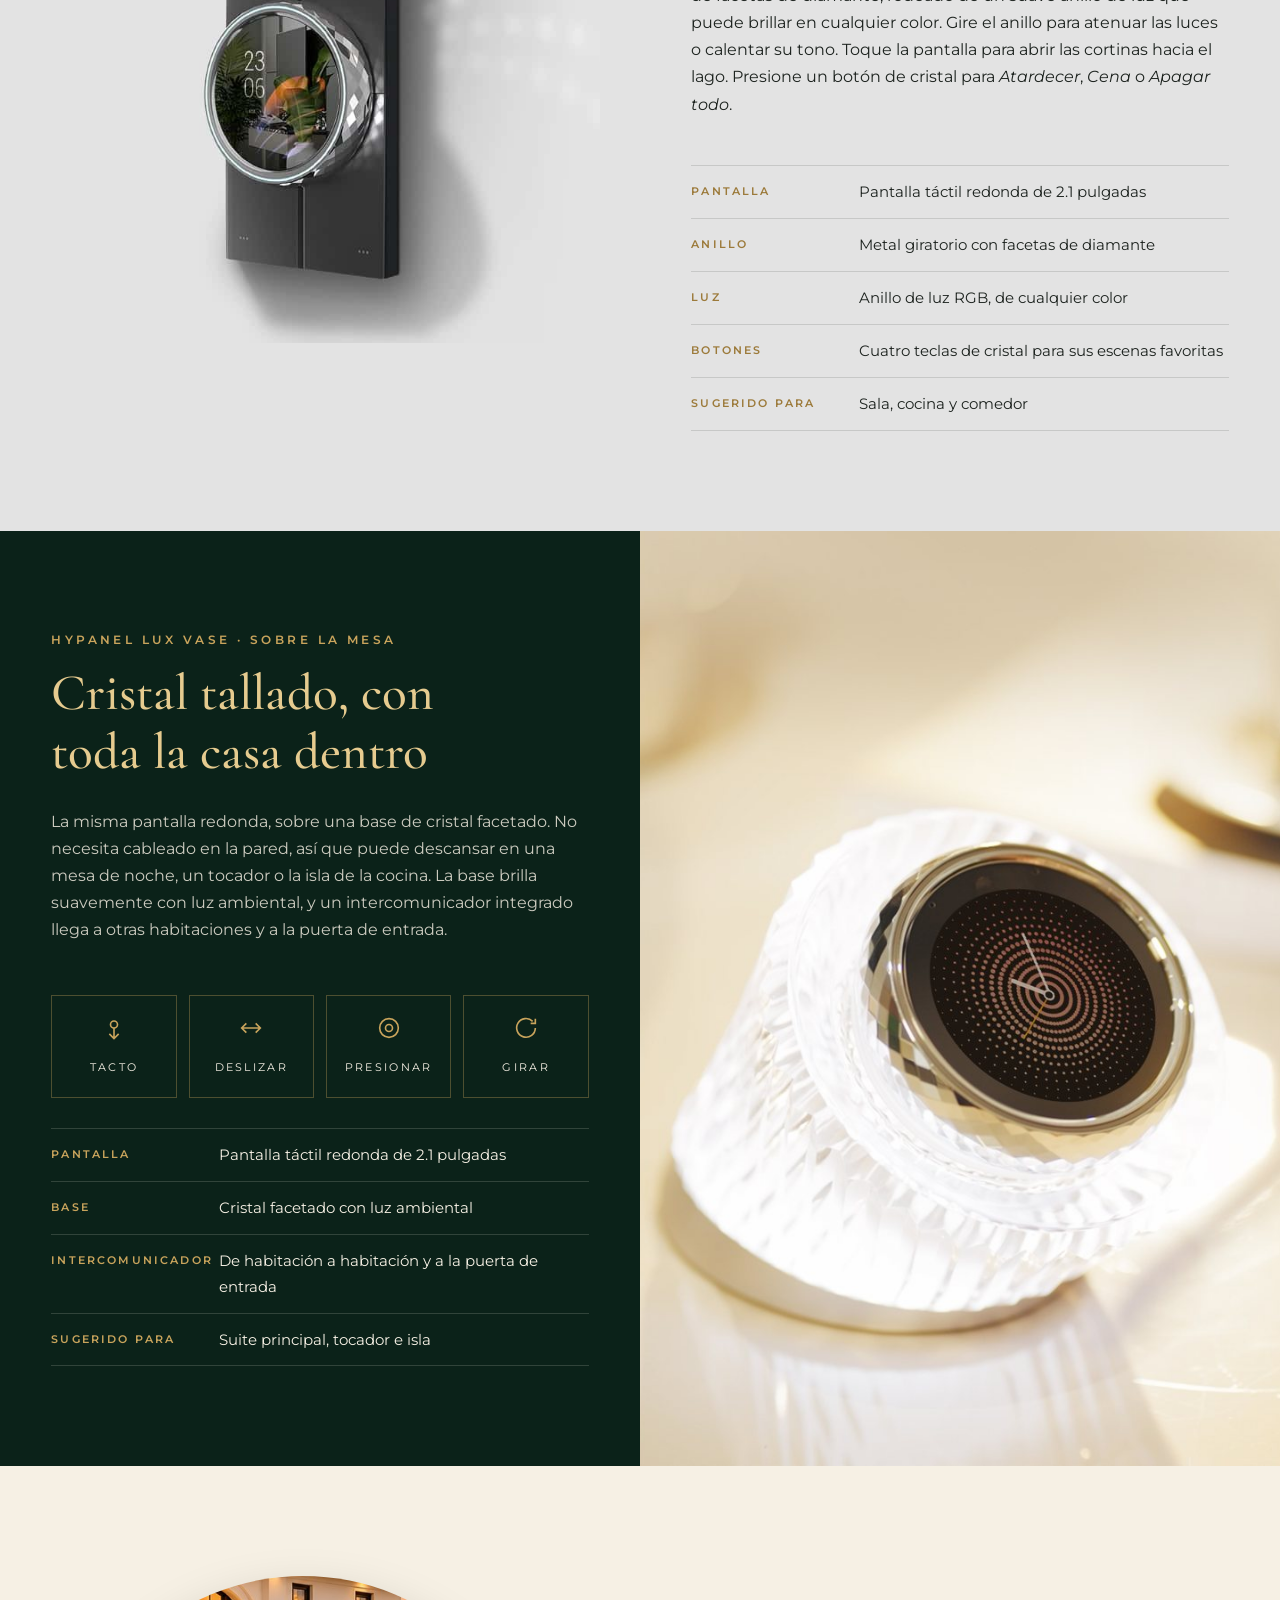
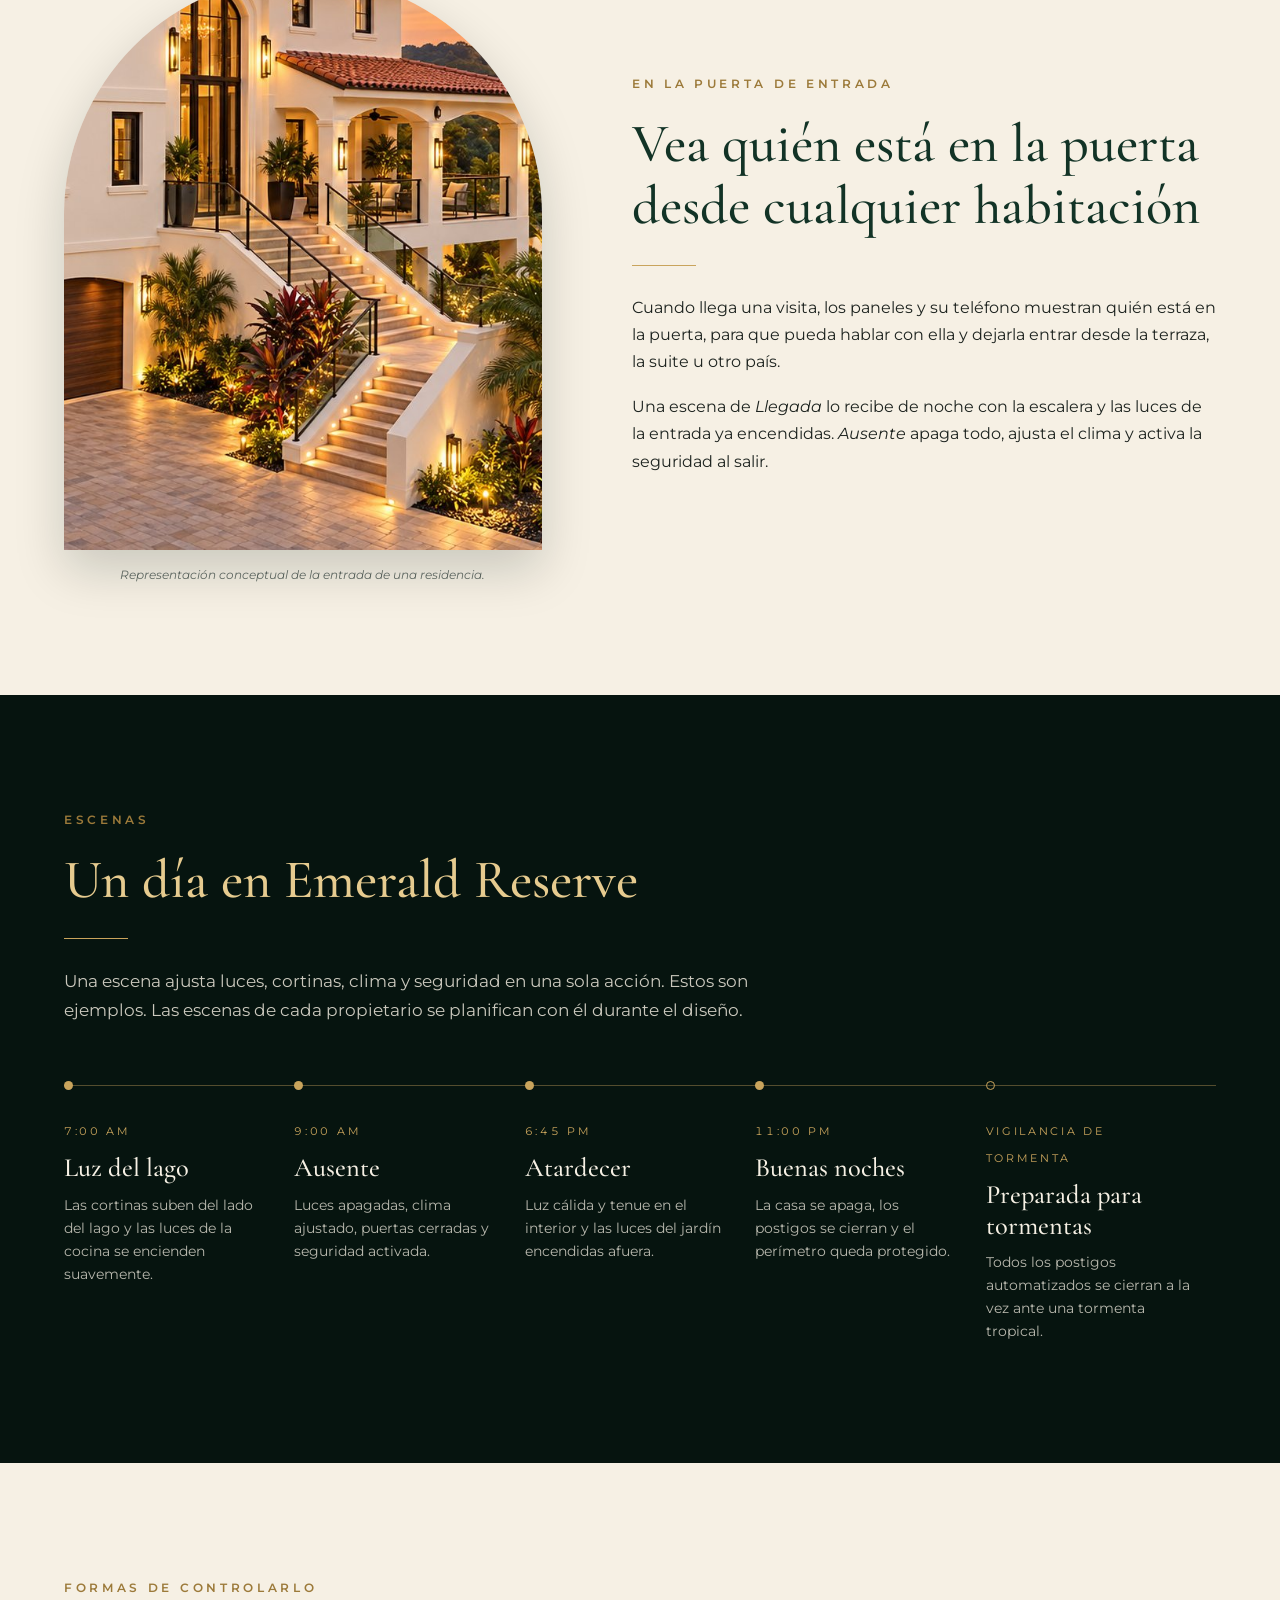
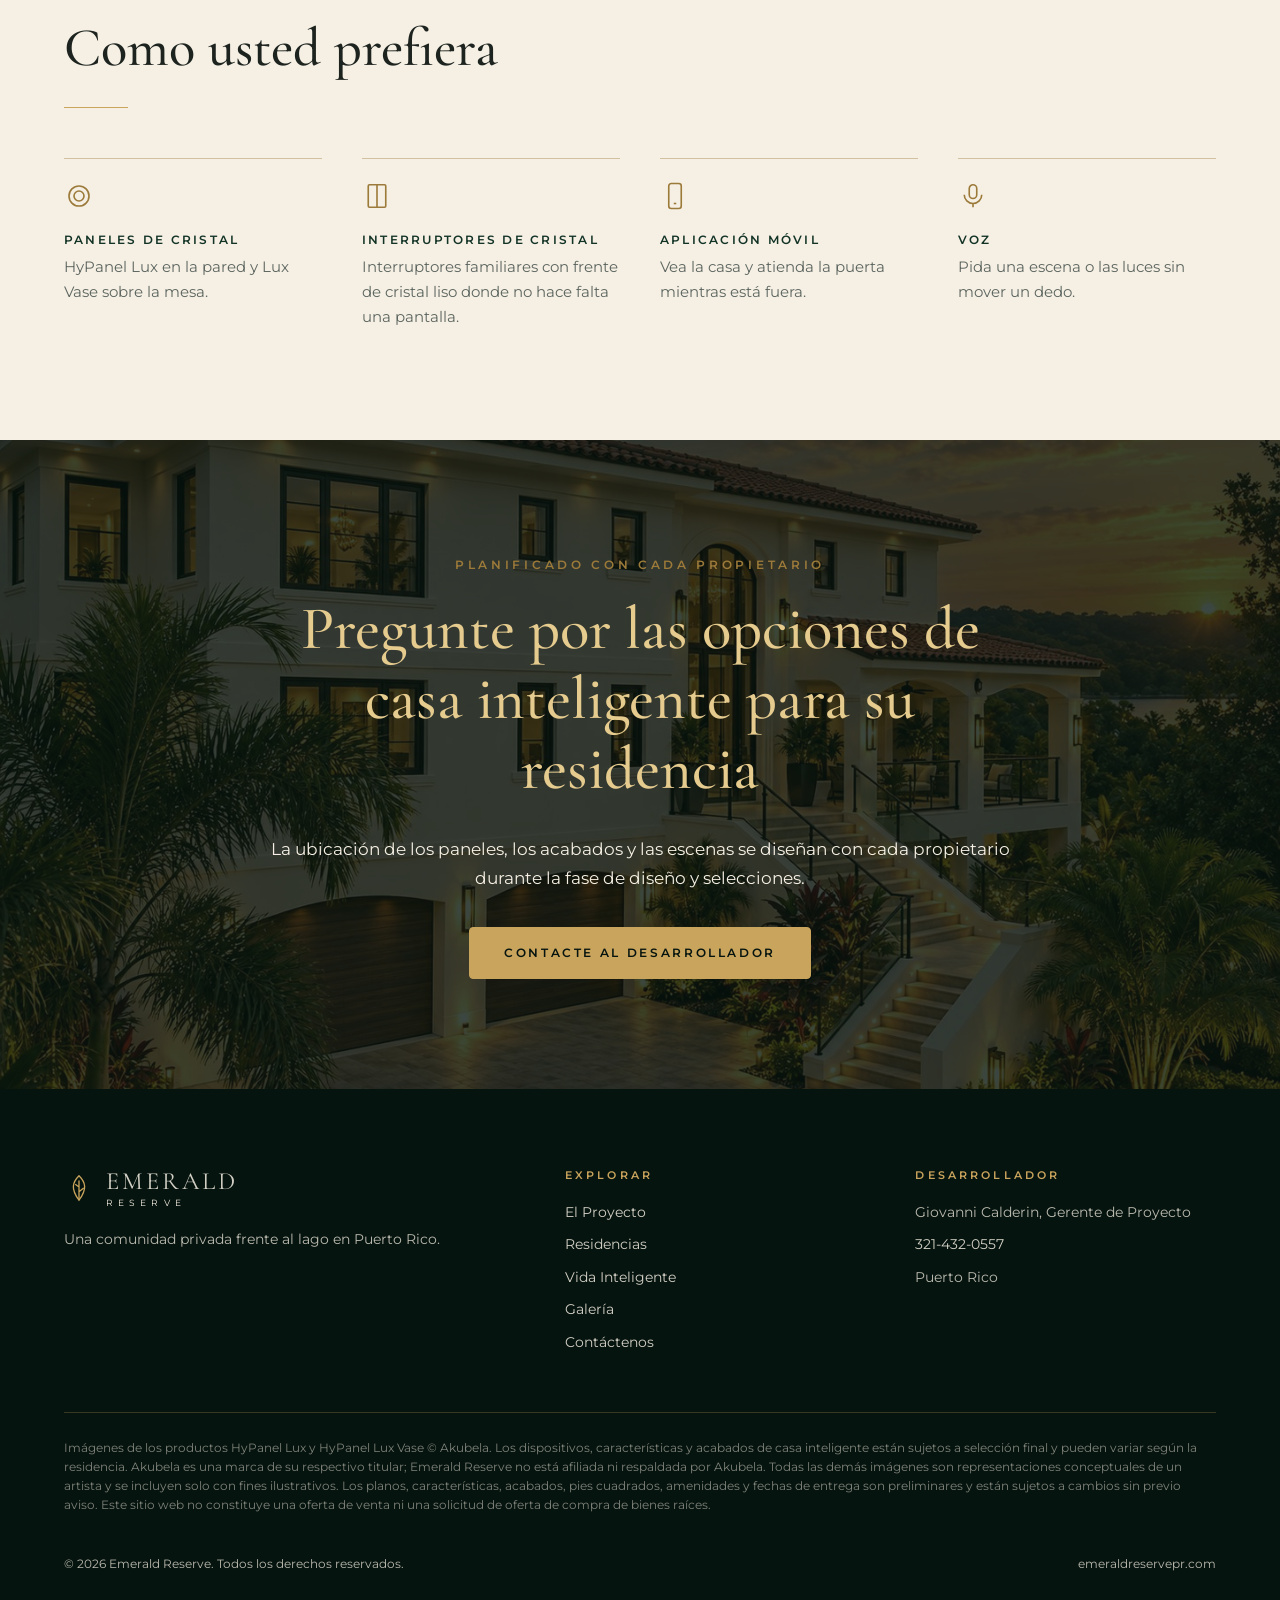
<file: es/smart-living.html>
<!DOCTYPE html>
<html lang="es">
<head>
<meta charset="utf-8"/>
<meta content="width=device-width, initial-scale=1.0" name="viewport"/>
<title>Vida Inteligente | Emerald Reserve, Puerto Rico</title>
<meta content="Control integrado de casa inteligente en Emerald Reserve: paneles táctiles de cristal para iluminación, postigos, clima, seguridad e intercomunicador, integrados en cada residencia." name="description"/>
<link href="https://emeraldreservepr.com/es/smart-living.html" rel="canonical"/>
<link href="https://emeraldreservepr.com/smart-living.html" hreflang="en" rel="alternate"/>
<link href="https://emeraldreservepr.com/es/smart-living.html" hreflang="es" rel="alternate"/>
<link href="https://emeraldreservepr.com/smart-living.html" hreflang="x-default" rel="alternate"/>
<meta content="website" property="og:type"/>
<meta content="Vida Inteligente | Emerald Reserve, Puerto Rico" property="og:title"/>
<meta content="Iluminación, postigos, clima, seguridad e intercomunicador, controlados desde paneles de cristal integrados en las paredes." property="og:description"/>
<meta content="https://emeraldreservepr.com/es/smart-living.html" property="og:url"/><meta content="es_PR" property="og:locale"/>
<meta content="https://emeraldreservepr.com/images/og-image.jpg" property="og:image"/>
<meta content="summary_large_image" name="twitter:card"/>
<meta content="#06140f" name="theme-color"/>
<link href="../images/favicon.svg" rel="icon" type="image/svg+xml"/>
<link href="https://fonts.googleapis.com" rel="preconnect"/>
<link crossorigin="" href="https://fonts.gstatic.com" rel="preconnect"/>
<link href="https://fonts.googleapis.com/css2?family=Cormorant+Garamond:wght@400;500;600&amp;family=Montserrat:wght@300;400;500;600&amp;display=swap" rel="stylesheet"/>
<link href="../css/styles.css" rel="stylesheet"/>
<link href="../css/lang.css" rel="stylesheet"/>
</head>
<body>
<div class="lang-bar"><div class="container"><a href="../smart-living.html" hreflang="en" lang="en"><svg aria-hidden="true" fill="none" height="14" stroke="currentColor" stroke-width="1.6" viewbox="0 0 24 24" width="14"><circle cx="12" cy="12" r="9"></circle><path d="M3 12h18M12 3c3 3 3 15 0 18M12 3c-3 3-3 15 0 18"></path></svg><span>Read in English</span></a></div></div>
<header class="site-header">
<div class="container nav">
<a aria-label="Inicio de Emerald Reserve" class="brand" href="index.html">
<svg aria-hidden="true" fill="none" stroke="#c9a45c" stroke-width="1.4" viewbox="0 0 32 32"><path d="M16 3C9 10 7 17 16 29 25 17 23 10 16 3Z"></path><path d="M16 8v21M16 15l-4-3M16 20l5-4"></path></svg>
<span class="brand-text"><span class="brand-name">Emerald</span><span class="brand-sub">Reserve</span></span>
</a>
<button aria-controls="nav-links" aria-expanded="false" aria-label="Abrir menú" class="nav-toggle"><span></span><span></span><span></span></button>
<ul class="nav-links" id="nav-links">
<li><a href="index.html">Inicio</a></li>
<li><a href="the-project.html">El Proyecto</a></li>
<li><a href="index.html#residences">Residencias</a></li>
<li><a href="index.html#gallery">Galería</a></li>
<li><a class="btn btn-gold" href="contact.html">Contáctenos</a></li>
</ul>
</div>
</header>
<main>
<!-- Hero -->
<section class="sl-hero">
<div class="container sl-hero-grid">
<div>
<span class="eyebrow">Vida Inteligente</span>
<h1>Tecnología, elaborada como una joya</h1>
<hr class="divider"/>
<p class="lead">Cada residencia de Emerald Reserve puede prepararse para el control integrado de casa inteligente. La iluminación, las cortinas, el clima, la seguridad y la puerta de entrada responden a un toque, al giro de un anillo facetado o a su teléfono desde cualquier parte del mundo.</p>
<p class="byline">Controles de <strong>Akubela</strong></p>
</div>
<figure class="orb reveal">
<img alt="Primer plano del Akubela HyPanel Lux Vase: una pantalla de control redonda en un anillo dorado facetado sobre una base de cristal tallado" height="780" src="../images/smart-orb.jpg" width="780"/>
<figcaption>HyPanel Lux Vase</figcaption>
</figure>
</div>
</section>
<!-- Statement -->
<section class="sl-statement">
<div class="container">
<span class="eyebrow">Un solo sistema, cada habitación</span>
<p>La casa se ajusta sola a la hora, al clima y a su forma de vivir, <em>y permanece fuera de vista hasta que la necesite.</em></p>
<ul class="sl-systems">
<li><svg aria-hidden="true" viewbox="0 0 24 24"><path d="M9 18h6M10 21h4M12 3a6 6 0 0 0-4 10.5c.8.8 1 1.5 1 2.5h6c0-1 .2-1.7 1-2.5A6 6 0 0 0 12 3Z"></path></svg>Iluminación</li>
<li><svg aria-hidden="true" viewbox="0 0 24 24"><path d="M4 4h16M5 4v12h14V4M5 8h14M5 12h14"></path></svg>Cortinas y postigos</li>
<li><svg aria-hidden="true" viewbox="0 0 24 24"><path d="M10 14V5a2 2 0 1 1 4 0v9a4 4 0 1 1-4 0Z"></path></svg>Clima</li>
<li><svg aria-hidden="true" viewbox="0 0 24 24"><path d="M12 3l8 3v6c0 5-3.5 8-8 9-4.5-1-8-4-8-9V6l8-3Z"></path></svg>Seguridad</li>
<li><svg aria-hidden="true" viewbox="0 0 24 24"><rect height="18" rx="1" width="12" x="6" y="3"></rect><circle cx="12" cy="9" r="2"></circle><path d="M9 16h6"></path></svg>Intercomunicador</li>
</ul>
</div>
</section>
<!-- HyPanel Lux -->
<section class="sl-feature sl-lux" id="hypanel-lux">
<div class="sl-feature-grid">
<div class="sl-feature-media">
<img alt="Akubela HyPanel Lux: una pantalla táctil redonda en un anillo con facetas de diamante y un anillo de luz brillante, sobre una placa de cristal oscuro con cuatro botones" height="622" loading="lazy" src="../images/hypanel-lux.jpg" width="729"/>
</div>
<div class="sl-feature-copy reveal">
<span class="product">HyPanel Lux · En la pared</span>
<h2>El panel de control que querrá que se vea</h2>
<p>Una pantalla táctil redonda descansa dentro de un anillo metálico de facetas de diamante, rodeado de un suave anillo de luz que puede brillar en cualquier color. Gire el anillo para atenuar las luces o calentar su tono. Toque la pantalla para abrir las cortinas hacia el lago. Presione un botón de cristal para <em>Atardecer</em>, <em>Cena</em> o <em>Apagar todo</em>.</p>
<dl class="specs">
<div><dt>Pantalla</dt><dd>Pantalla táctil redonda de 2.1 pulgadas</dd></div>
<div><dt>Anillo</dt><dd>Metal giratorio con facetas de diamante</dd></div>
<div><dt>Luz</dt><dd>Anillo de luz RGB, de cualquier color</dd></div>
<div><dt>Botones</dt><dd>Cuatro teclas de cristal para sus escenas favoritas</dd></div>
<div><dt>Sugerido para</dt><dd>Sala, cocina y comedor</dd></div>
</dl>
</div>
</div>
</section>
<!-- HyPanel Lux Vase -->
<section class="sl-feature sl-vase" id="hypanel-lux-vase">
<div class="sl-feature-grid">
<div class="sl-feature-media">
<img alt="Akubela HyPanel Lux Vase: una pantalla de control redonda con un anillo dorado facetado sobre una base de cristal tallado, apoyada en un mostrador" height="1050" loading="lazy" src="../images/hypanel-lux-vase.jpg" width="900"/>
</div>
<div class="sl-feature-copy reveal">
<span class="product">HyPanel Lux Vase · Sobre la mesa</span>
<h2>Cristal tallado, con toda la casa dentro</h2>
<p>La misma pantalla redonda, sobre una base de cristal facetado. No necesita cableado en la pared, así que puede descansar en una mesa de noche, un tocador o la isla de la cocina. La base brilla suavemente con luz ambiental, y un intercomunicador integrado llega a otras habitaciones y a la puerta de entrada.</p>
<div aria-label="Formas de interactuar" class="gestures">
<div class="gesture"><svg aria-hidden="true" viewbox="0 0 24 24"><circle cx="12" cy="9" r="3"></circle><path d="M12 12v9M8 17l4 4 4-4"></path></svg><span>Tacto</span></div>
<div class="gesture"><svg aria-hidden="true" viewbox="0 0 24 24"><path d="M4 12h16M8 8l-4 4 4 4M16 8l4 4-4 4"></path></svg><span>Deslizar</span></div>
<div class="gesture"><svg aria-hidden="true" viewbox="0 0 24 24"><circle cx="12" cy="12" r="8"></circle><circle cx="12" cy="12" r="3"></circle></svg><span>Presionar</span></div>
<div class="gesture"><svg aria-hidden="true" viewbox="0 0 24 24"><path d="M20 12a8 8 0 1 1-2.3-5.7"></path><path d="M20 4v4h-4"></path></svg><span>Girar</span></div>
</div>
<dl class="specs">
<div><dt>Pantalla</dt><dd>Pantalla táctil redonda de 2.1 pulgadas</dd></div>
<div><dt>Base</dt><dd>Cristal facetado con luz ambiental</dd></div>
<div><dt>Intercomunicador</dt><dd>De habitación a habitación y a la puerta de entrada</dd></div>
<div><dt>Sugerido para</dt><dd>Suite principal, tocador e isla</dd></div>
</dl>
</div>
</div>
</section>
<!-- Front door -->
<section class="sl-entry">
<div class="container sl-entry-grid">
<figure class="arch reveal">
<img alt="Representación de una entrada de Emerald Reserve al atardecer: una puerta principal en arco en lo alto de una escalinata de piedra iluminada" height="730" loading="lazy" src="../images/smart-entry.jpg" width="630"/>
<figcaption>Representación conceptual de la entrada de una residencia.</figcaption>
</figure>
<div class="reveal">
<span class="eyebrow">En la puerta de entrada</span>
<h2 class="section-title">Vea quién está en la puerta desde cualquier habitación</h2>
<hr class="divider"/>
<p>Cuando llega una visita, los paneles y su teléfono muestran quién está en la puerta, para que pueda hablar con ella y dejarla entrar desde la terraza, la suite u otro país.</p>
<p>Una escena de <em>Llegada</em> lo recibe de noche con la escalera y las luces de la entrada ya encendidas. <em>Ausente</em> apaga todo, ajusta el clima y activa la seguridad al salir.</p>
</div>
</div>
</section>
<!-- A day of scenes -->
<section class="section-deep">
<div class="container">
<span class="eyebrow">Escenas</span>
<h2 class="section-title">Un día en Emerald Reserve</h2>
<hr class="divider"/>
<p class="section-intro">Una escena ajusta luces, cortinas, clima y seguridad en una sola acción. Estos son ejemplos. Las escenas de cada propietario se planifican con él durante el diseño.</p>
<ol class="day reveal">
<li><time>7:00 AM</time><h3>Luz del lago</h3><p>Las cortinas suben del lado del lago y las luces de la cocina se encienden suavemente.</p></li>
<li><time>9:00 AM</time><h3>Ausente</h3><p>Luces apagadas, clima ajustado, puertas cerradas y seguridad activada.</p></li>
<li><time>6:45 PM</time><h3>Atardecer</h3><p>Luz cálida y tenue en el interior y las luces del jardín encendidas afuera.</p></li>
<li><time>11:00 PM</time><h3>Buenas noches</h3><p>La casa se apaga, los postigos se cierran y el perímetro queda protegido.</p></li>
<li class="alert"><time>Vigilancia de tormenta</time><h3>Preparada para tormentas</h3><p>Todos los postigos automatizados se cierran a la vez ante una tormenta tropical.</p></li>
</ol>
</div>
</section>
<!-- Ways to control -->
<section>
<div class="container">
<span class="eyebrow">Formas de controlarlo</span>
<h2 class="section-title">Como usted prefiera</h2>
<hr class="divider"/>
<div class="controls reveal">
<div class="control">
<svg aria-hidden="true" viewbox="0 0 24 24"><circle cx="12" cy="12" r="8"></circle><circle cx="12" cy="12" r="4"></circle></svg>
<h3>Paneles de cristal</h3>
<p>HyPanel Lux en la pared y Lux Vase sobre la mesa.</p>
</div>
<div class="control">
<svg aria-hidden="true" viewbox="0 0 24 24"><rect height="18" rx="1" width="14" x="5" y="3"></rect><path d="M12 3v18"></path></svg>
<h3>Interruptores de cristal</h3>
<p>Interruptores familiares con frente de cristal liso donde no hace falta una pantalla.</p>
</div>
<div class="control">
<svg aria-hidden="true" viewbox="0 0 24 24"><rect height="20" rx="2" width="10" x="7" y="2"></rect><path d="M11 18h2"></path></svg>
<h3>Aplicación móvil</h3>
<p>Vea la casa y atienda la puerta mientras está fuera.</p>
</div>
<div class="control">
<svg aria-hidden="true" viewbox="0 0 24 24"><rect height="11" rx="3" width="6" x="9" y="3"></rect><path d="M5 11a7 7 0 0 0 14 0M12 18v3"></path></svg>
<h3>Voz</h3>
<p>Pida una escena o las luces sin mover un dedo.</p>
</div>
</div>
</div>
</section>
<!-- CTA -->
<section class="cta">
<div class="container reveal">
<span class="eyebrow">Planificado con cada propietario</span>
<h2>Pregunte por las opciones de casa inteligente para su residencia</h2>
<p>La ubicación de los paneles, los acabados y las escenas se diseñan con cada propietario durante la fase de diseño y selecciones.</p>
<a class="btn btn-gold" href="contact.html">Contacte al desarrollador</a>
</div>
</section>
</main>
<footer class="site-footer">
<div class="container">
<div class="footer-grid">
<div>
<a aria-label="Inicio de Emerald Reserve" class="brand" href="index.html">
<svg aria-hidden="true" fill="none" stroke="#c9a45c" stroke-width="1.4" viewbox="0 0 32 32"><path d="M16 3C9 10 7 17 16 29 25 17 23 10 16 3Z"></path><path d="M16 8v21M16 15l-4-3M16 20l5-4"></path></svg>
<span class="brand-text"><span class="brand-name">Emerald</span><span class="brand-sub">Reserve</span></span>
</a>
<p style="margin-top:20px;">Una comunidad privada frente al lago en Puerto Rico.</p>
</div>
<div>
<h4>Explorar</h4>
<ul>
<li><a href="the-project.html">El Proyecto</a></li>
<li><a href="index.html#residences">Residencias</a></li>
<li><a href="smart-living.html">Vida Inteligente</a></li>
<li><a href="index.html#gallery">Galería</a></li>
<li><a href="contact.html">Contáctenos</a></li>
</ul>
</div>
<div>
<h4>Desarrollador</h4>
<ul>
<li>Giovanni Calderin, Gerente de Proyecto</li>
<li><a href="tel:+13214320557">321-432-0557</a></li>
<li>Puerto Rico</li>
</ul>
</div>
</div>
<p class="disclaimer">Imágenes de los productos HyPanel Lux y HyPanel Lux Vase © Akubela. Los dispositivos, características y acabados de casa inteligente están sujetos a selección final y pueden variar según la residencia. Akubela es una marca de su respectivo titular; Emerald Reserve no está afiliada ni respaldada por Akubela. Todas las demás imágenes son representaciones conceptuales de un artista y se incluyen solo con fines ilustrativos. Los planos, características, acabados, pies cuadrados, amenidades y fechas de entrega son preliminares y están sujetos a cambios sin previo aviso. Este sitio web no constituye una oferta de venta ni una solicitud de oferta de compra de bienes raíces.</p>
<div class="footer-bottom"><span>© <span data-year="">2026</span> Emerald Reserve. Todos los derechos reservados.</span> <span>emeraldreservepr.com</span></div>
</div>
</footer>
<script src="../js/main.js"></script>
</body>
</html>
</file>
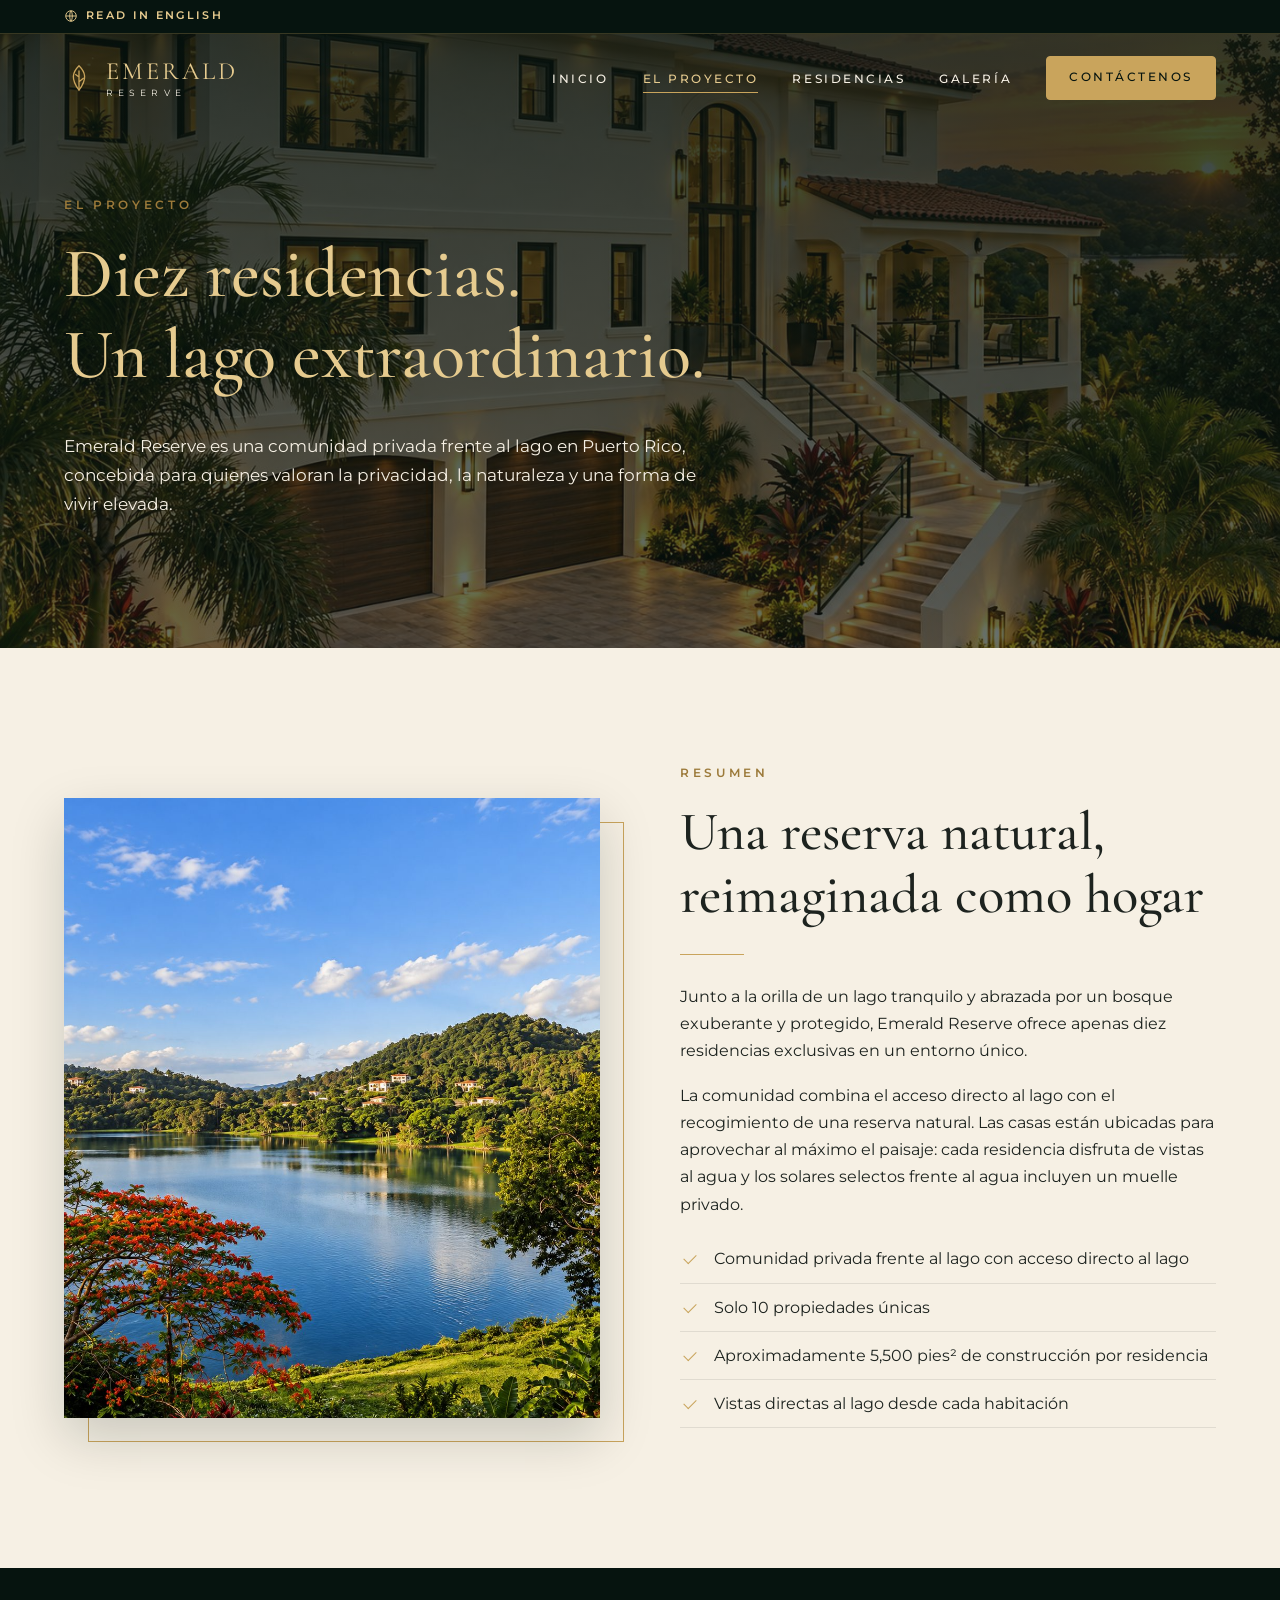
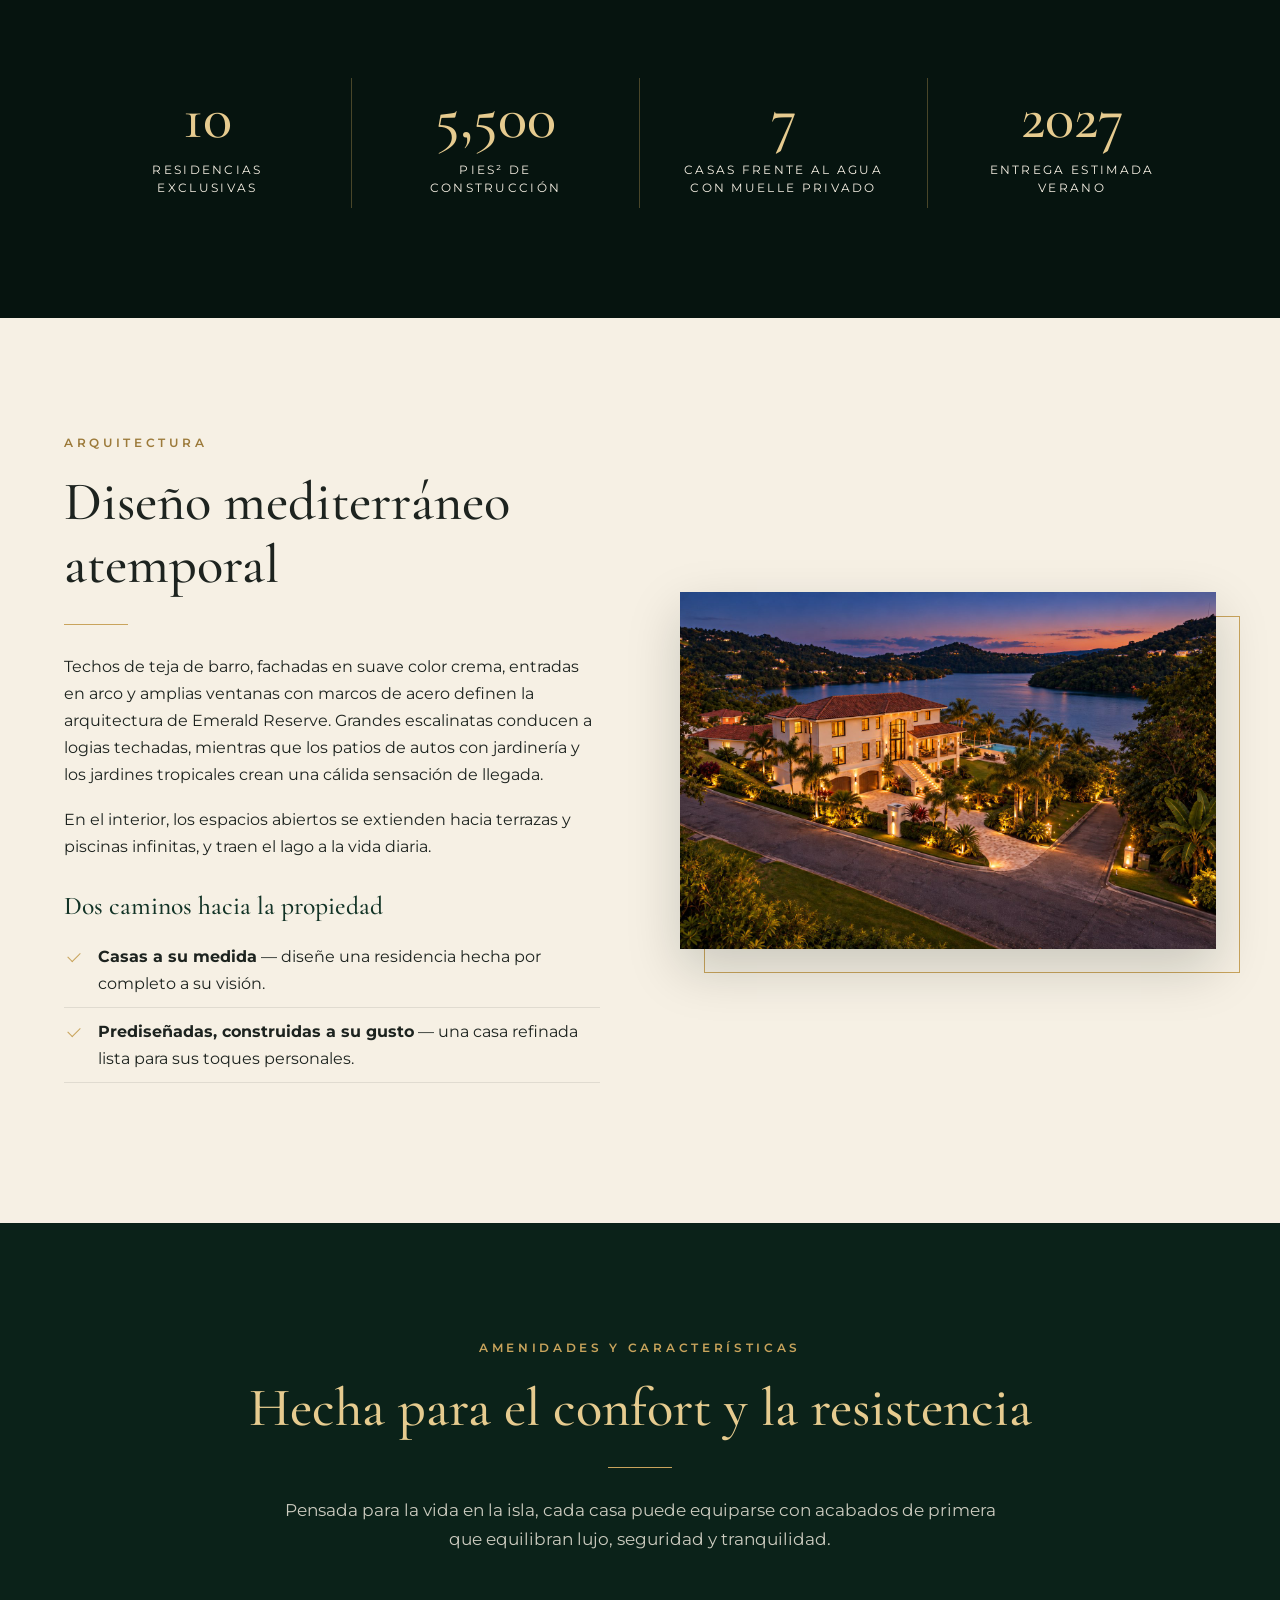
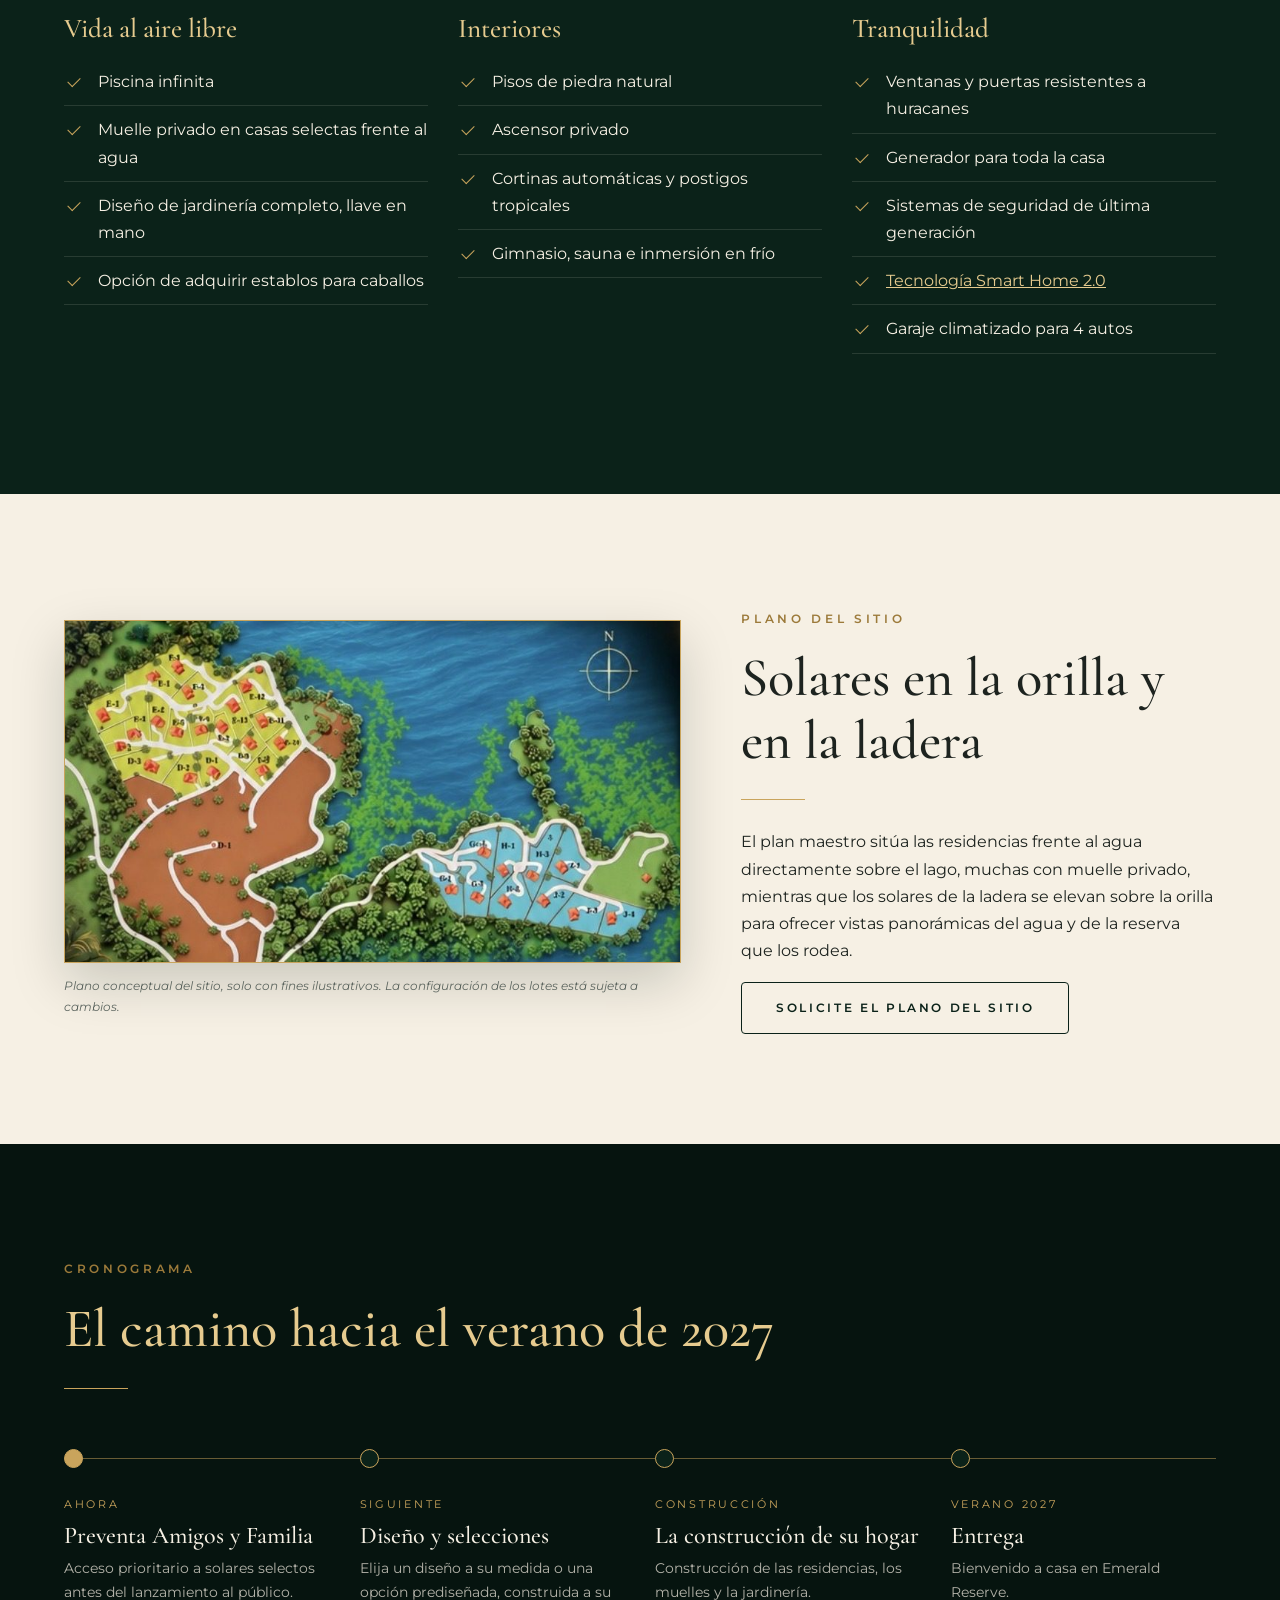
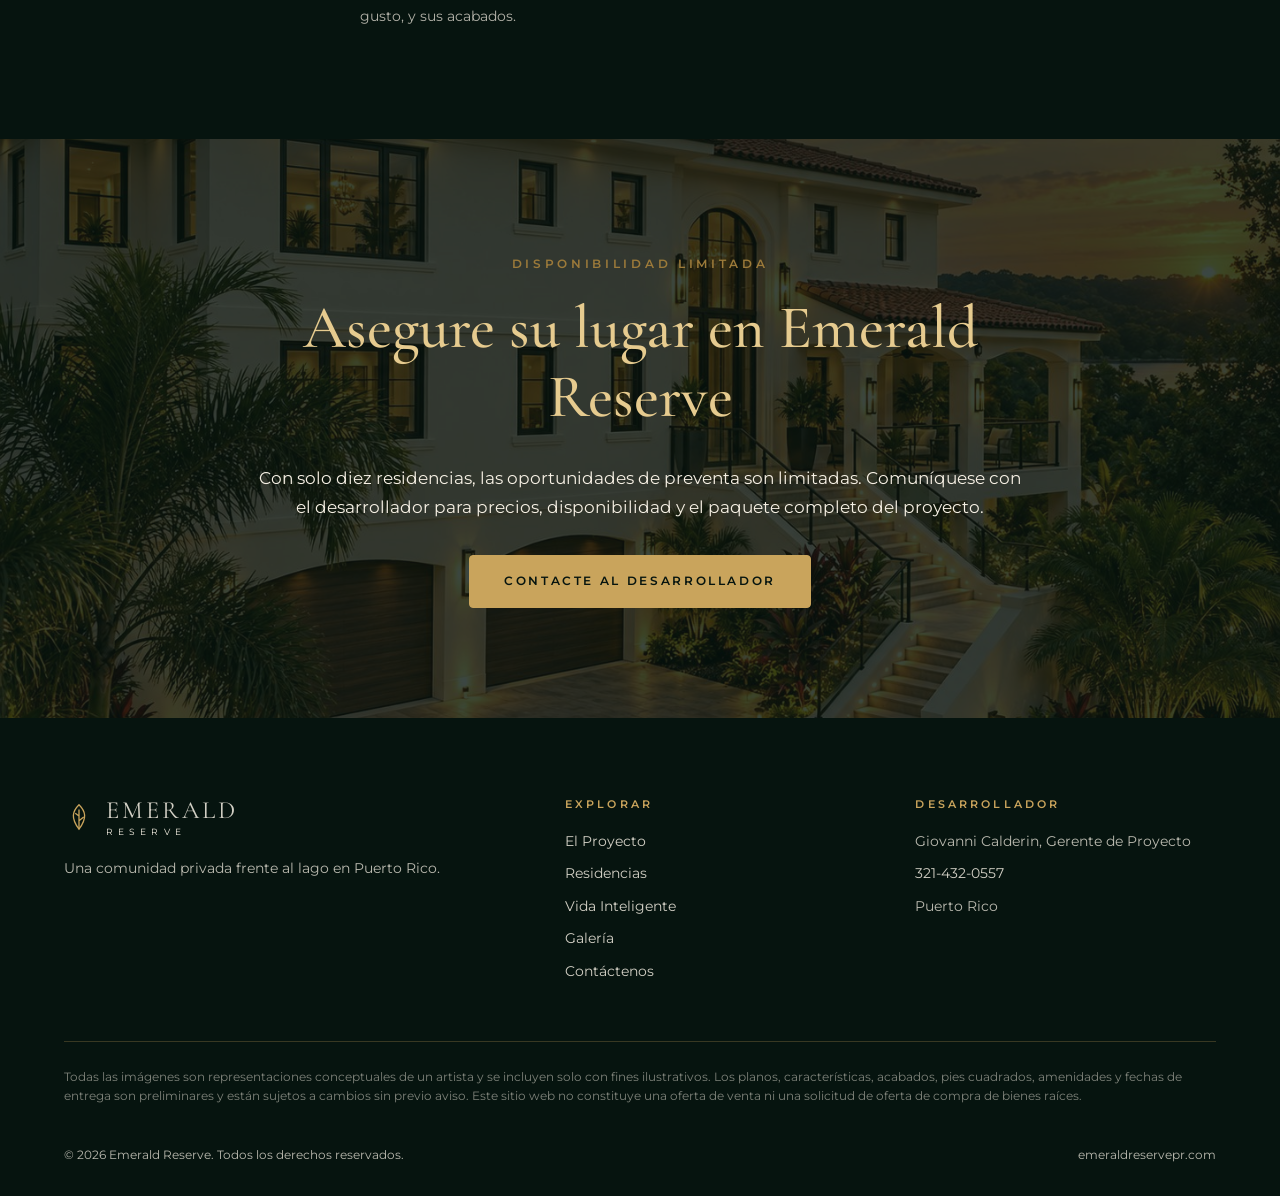
<file: es/the-project.html>
<!DOCTYPE html>
<html lang="es">
<head>
<meta charset="utf-8"/>
<meta content="width=device-width, initial-scale=1.0" name="viewport"/>
<title>El Proyecto | Emerald Reserve, Puerto Rico</title>
<meta content="Conozca Emerald Reserve: diez residencias exclusivas frente al lago en Puerto Rico, de aproximadamente 5,500 pies² cada una, con muelles privados, piscinas infinitas y acabados a su medida. Entrega en el verano de 2027." name="description"/>
<link href="https://emeraldreservepr.com/es/the-project.html" rel="canonical"/>
<link href="https://emeraldreservepr.com/the-project.html" hreflang="en" rel="alternate"/>
<link href="https://emeraldreservepr.com/es/the-project.html" hreflang="es" rel="alternate"/>
<link href="https://emeraldreservepr.com/the-project.html" hreflang="x-default" rel="alternate"/>
<meta content="website" property="og:type"/>
<meta content="El Proyecto | Emerald Reserve, Puerto Rico" property="og:title"/>
<meta content="Diez residencias exclusivas frente al lago, rodeadas de una reserva natural. Entrega en el verano de 2027." property="og:description"/>
<meta content="https://emeraldreservepr.com/es/the-project.html" property="og:url"/><meta content="es_PR" property="og:locale"/>
<meta content="https://emeraldreservepr.com/images/og-image.jpg" property="og:image"/>
<meta content="summary_large_image" name="twitter:card"/>
<meta content="#06140f" name="theme-color"/>
<link href="../images/favicon.svg" rel="icon" type="image/svg+xml"/>
<link href="https://fonts.googleapis.com" rel="preconnect"/>
<link crossorigin="" href="https://fonts.gstatic.com" rel="preconnect"/>
<link href="https://fonts.googleapis.com/css2?family=Cormorant+Garamond:wght@400;500;600&amp;family=Montserrat:wght@300;400;500;600&amp;display=swap" rel="stylesheet"/>
<link href="../css/styles.css" rel="stylesheet"/>
<link href="../css/lang.css" rel="stylesheet"/>
</head>
<body>
<div class="lang-bar"><div class="container"><a href="../the-project.html" hreflang="en" lang="en"><svg aria-hidden="true" fill="none" height="14" stroke="currentColor" stroke-width="1.6" viewbox="0 0 24 24" width="14"><circle cx="12" cy="12" r="9"></circle><path d="M3 12h18M12 3c3 3 3 15 0 18M12 3c-3 3-3 15 0 18"></path></svg><span>Read in English</span></a></div></div>
<header class="site-header">
<div class="container nav">
<a aria-label="Inicio de Emerald Reserve" class="brand" href="index.html">
<svg aria-hidden="true" fill="none" stroke="#c9a45c" stroke-width="1.4" viewbox="0 0 32 32"><path d="M16 3C9 10 7 17 16 29 25 17 23 10 16 3Z"></path><path d="M16 8v21M16 15l-4-3M16 20l5-4"></path></svg>
<span class="brand-text"><span class="brand-name">Emerald</span><span class="brand-sub">Reserve</span></span>
</a>
<button aria-controls="nav-links" aria-expanded="false" aria-label="Abrir menú" class="nav-toggle"><span></span><span></span><span></span></button>
<ul class="nav-links" id="nav-links">
<li><a href="index.html">Inicio</a></li>
<li><a aria-current="page" href="the-project.html">El Proyecto</a></li>
<li><a href="index.html#residences">Residencias</a></li>
<li><a href="index.html#gallery">Galería</a></li>
<li><a class="btn btn-gold" href="contact.html">Contáctenos</a></li>
</ul>
</div>
</header>
<main>
<section class="page-hero" style="background-image:url('../images/residence-sunset.jpg');">
<div class="container">
<span class="eyebrow">El Proyecto</span>
<h1>Diez residencias.<br/>Un lago extraordinario.</h1>
<p>Emerald Reserve es una comunidad privada frente al lago en Puerto Rico, concebida para quienes valoran la privacidad, la naturaleza y una forma de vivir elevada.</p>
</div>
</section>
<!-- Overview -->
<section>
<div class="container split">
<div class="split-media reveal">
<img alt="Vista a través del lago hacia los solares de la ladera" height="1537" loading="lazy" src="../images/lake-view.jpg" style="max-height:620px;" width="1023"/>
</div>
<div class="reveal">
<span class="eyebrow">Resumen</span>
<h2 class="section-title">Una reserva natural, reimaginada como hogar</h2>
<hr class="divider"/>
<p>Junto a la orilla de un lago tranquilo y abrazada por un bosque exuberante y protegido, Emerald Reserve ofrece apenas diez residencias exclusivas en un entorno único.</p>
<p>La comunidad combina el acceso directo al lago con el recogimiento de una reserva natural. Las casas están ubicadas para aprovechar al máximo el paisaje: cada residencia disfruta de vistas al agua y los solares selectos frente al agua incluyen un muelle privado.</p>
<ul class="check-list">
<li>Comunidad privada frente al lago con acceso directo al lago</li>
<li>Solo 10 propiedades únicas</li>
<li>Aproximadamente 5,500 pies² de construcción por residencia</li>
<li>Vistas directas al lago desde cada habitación</li>
</ul>
</div>
</div>
</section>
<!-- Key facts -->
<section class="section-deep">
<div class="container">
<div class="stats reveal">
<div class="stat"><strong>10</strong><span>Residencias<br/>exclusivas</span></div>
<div class="stat"><strong>5,500</strong><span>Pies² de<br/>construcción</span></div>
<div class="stat"><strong>7</strong><span>Casas frente al agua<br/>con muelle privado</span></div>
<div class="stat"><strong>2027</strong><span>Entrega estimada<br/>Verano</span></div>
</div>
</div>
</section>
<!-- Architecture -->
<section>
<div class="container split">
<div class="reveal">
<span class="eyebrow">Arquitectura</span>
<h2 class="section-title">Diseño mediterráneo atemporal</h2>
<hr class="divider"/>
<p>Techos de teja de barro, fachadas en suave color crema, entradas en arco y amplias ventanas con marcos de acero definen la arquitectura de Emerald Reserve. Grandes escalinatas conducen a logias techadas, mientras que los patios de autos con jardinería y los jardines tropicales crean una cálida sensación de llegada.</p>
<p>En el interior, los espacios abiertos se extienden hacia terrazas y piscinas infinitas, y traen el lago a la vida diaria.</p>
<h3 style="font-size:1.6rem; color:var(--emerald-800); margin-top:30px;">Dos caminos hacia la propiedad</h3>
<ul class="check-list">
<li><strong>Casas a su medida</strong> — diseñe una residencia hecha por completo a su visión.</li>
<li><strong>Prediseñadas, construidas a su gusto</strong> — una casa refinada lista para sus toques personales.</li>
</ul>
</div>
<div class="split-media reveal">
<img alt="Representación de una residencia de estilo mediterráneo con entrada ajardinada al atardecer" height="1024" loading="lazy" src="../images/hero-dusk.jpg" width="1536"/>
</div>
</div>
</section>
<!-- Features -->
<section class="section-dark">
<div class="container center">
<span class="eyebrow">Amenidades y características</span>
<h2 class="section-title">Hecha para el confort y la resistencia</h2>
<hr class="divider"/>
<p class="section-intro">Pensada para la vida en la isla, cada casa puede equiparse con acabados de primera que equilibran lujo, seguridad y tranquilidad.</p>
</div>
<div class="container">
<div class="cards" style="margin-top:60px;">
<div class="reveal">
<h3 style="color:var(--gold-light); font-size:1.7rem;">Vida al aire libre</h3>
<ul class="check-list">
<li>Piscina infinita</li>
<li>Muelle privado en casas selectas frente al agua</li>
<li>Diseño de jardinería completo, llave en mano</li>
<li>Opción de adquirir establos para caballos</li>
</ul>
</div>
<div class="reveal">
<h3 style="color:var(--gold-light); font-size:1.7rem;">Interiores</h3>
<ul class="check-list">
<li>Pisos de piedra natural</li>
<li>Ascensor privado</li>
<li>Cortinas automáticas y postigos tropicales</li>
<li>Gimnasio, sauna e inmersión en frío</li>
</ul>
</div>
<div class="reveal">
<h3 style="color:var(--gold-light); font-size:1.7rem;">Tranquilidad</h3>
<ul class="check-list">
<li>Ventanas y puertas resistentes a huracanes</li>
<li>Generador para toda la casa</li>
<li>Sistemas de seguridad de última generación</li>
<li><a href="smart-living.html" style="color:var(--gold-light);">Tecnología Smart Home 2.0</a></li>
<li>Garaje climatizado para 4 autos</li>
</ul>
</div>
</div>
</div>
</section>
<!-- Site plan -->
<section>
<div class="container plan">
<figure class="reveal">
<img alt="Plano conceptual del sitio de Emerald Reserve" height="460" loading="lazy" src="../images/site-plan.jpg" width="830"/>
<figcaption>Plano conceptual del sitio, solo con fines ilustrativos. La configuración de los lotes está sujeta a cambios.</figcaption>
</figure>
<div class="reveal">
<span class="eyebrow">Plano del sitio</span>
<h2 class="section-title">Solares en la orilla y en la ladera</h2>
<hr class="divider"/>
<p>El plan maestro sitúa las residencias frente al agua directamente sobre el lago, muchas con muelle privado, mientras que los solares de la ladera se elevan sobre la orilla para ofrecer vistas panorámicas del agua y de la reserva que los rodea.</p>
<a class="btn btn-outline-dark" href="contact.html">Solicite el plano del sitio</a>
</div>
</div>
</section>
<!-- Timeline -->
<section class="section-deep">
<div class="container">
<span class="eyebrow">Cronograma</span>
<h2 class="section-title">El camino hacia el verano de 2027</h2>
<hr class="divider"/>
<div class="timeline reveal">
<div class="step active">
<small>Ahora</small>
<h3>Preventa Amigos y Familia</h3>
<p>Acceso prioritario a solares selectos antes del lanzamiento al público.</p>
</div>
<div class="step">
<small>Siguiente</small>
<h3>Diseño y selecciones</h3>
<p>Elija un diseño a su medida o una opción prediseñada, construida a su gusto, y sus acabados.</p>
</div>
<div class="step">
<small>Construcción</small>
<h3>La construcción de su hogar</h3>
<p>Construcción de las residencias, los muelles y la jardinería.</p>
</div>
<div class="step">
<small>Verano 2027</small>
<h3>Entrega</h3>
<p>Bienvenido a casa en Emerald Reserve.</p>
</div>
</div>
</div>
</section>
<!-- CTA -->
<section class="cta">
<div class="container reveal">
<span class="eyebrow">Disponibilidad limitada</span>
<h2>Asegure su lugar en Emerald Reserve</h2>
<p>Con solo diez residencias, las oportunidades de preventa son limitadas. Comuníquese con el desarrollador para precios, disponibilidad y el paquete completo del proyecto.</p>
<a class="btn btn-gold" href="contact.html">Contacte al desarrollador</a>
</div>
</section>
</main>
<footer class="site-footer">
<div class="container">
<div class="footer-grid">
<div>
<a aria-label="Inicio de Emerald Reserve" class="brand" href="index.html">
<svg aria-hidden="true" fill="none" stroke="#c9a45c" stroke-width="1.4" viewbox="0 0 32 32"><path d="M16 3C9 10 7 17 16 29 25 17 23 10 16 3Z"></path><path d="M16 8v21M16 15l-4-3M16 20l5-4"></path></svg>
<span class="brand-text"><span class="brand-name">Emerald</span><span class="brand-sub">Reserve</span></span>
</a>
<p style="margin-top:20px;">Una comunidad privada frente al lago en Puerto Rico.</p>
</div>
<div>
<h4>Explorar</h4>
<ul>
<li><a href="the-project.html">El Proyecto</a></li>
<li><a href="index.html#residences">Residencias</a></li>
<li><a href="smart-living.html">Vida Inteligente</a></li>
<li><a href="index.html#gallery">Galería</a></li>
<li><a href="contact.html">Contáctenos</a></li>
</ul>
</div>
<div>
<h4>Desarrollador</h4>
<ul>
<li>Giovanni Calderin, Gerente de Proyecto</li>
<li><a href="tel:+13214320557">321-432-0557</a></li>
<li>Puerto Rico</li>
</ul>
</div>
</div>
<p class="disclaimer">Todas las imágenes son representaciones conceptuales de un artista y se incluyen solo con fines ilustrativos. Los planos, características, acabados, pies cuadrados, amenidades y fechas de entrega son preliminares y están sujetos a cambios sin previo aviso. Este sitio web no constituye una oferta de venta ni una solicitud de oferta de compra de bienes raíces.</p>
<div class="footer-bottom"><span>© <span data-year="">2026</span> Emerald Reserve. Todos los derechos reservados.</span> <span>emeraldreservepr.com</span></div>
</div>
</footer>
<script src="../js/main.js"></script>
</body>
</html>
</file>
<file: css/styles.css>
/* Emerald Reserve — site styles */
:root {
  --emerald-950: #06140f;
  --emerald-900: #0b2219;
  --emerald-800: #123326;
  --emerald-700: #1b4a37;
  --gold: #c9a45c;
  --gold-light: #e6cb8f;
  --gold-dark: #9c7a3a;
  --cream: #f6f0e4;
  --cream-dark: #ebe1cd;
  --ink: #1d231f;
  --muted: #5c655f;
  --white: #ffffff;
  --serif: "Cormorant Garamond", Georgia, "Times New Roman", serif;
  --sans: "Montserrat", "Helvetica Neue", Arial, sans-serif;
  --max: 1200px;
  --radius: 4px;
  --shadow: 0 20px 50px rgba(6, 20, 15, 0.18);
}

*, *::before, *::after { box-sizing: border-box; }
html { scroll-behavior: smooth; }
body {
  margin: 0;
  font-family: var(--sans);
  font-size: 16px;
  line-height: 1.7;
  color: var(--ink);
  background: var(--cream);
  -webkit-font-smoothing: antialiased;
}
img { max-width: 100%; display: block; }
a { color: inherit; }
h1, h2, h3, h4 { font-family: var(--serif); font-weight: 500; line-height: 1.15; margin: 0 0 0.5em; }
p { margin: 0 0 1.1em; }

.container { width: 100%; max-width: var(--max); margin: 0 auto; padding: 0 24px; }
.eyebrow {
  display: inline-block;
  font-size: 0.72rem;
  letter-spacing: 0.32em;
  text-transform: uppercase;
  color: var(--gold-dark);
  font-weight: 600;
  margin-bottom: 18px;
}
.section-dark .eyebrow, .hero .eyebrow { color: var(--gold); }
.divider { width: 64px; height: 1px; background: var(--gold); margin: 22px 0 28px; border: 0; }
.center { text-align: center; }
.center .divider { margin-left: auto; margin-right: auto; }

/* Buttons */
.btn {
  display: inline-block;
  padding: 15px 34px;
  font-family: var(--sans);
  font-size: 0.75rem;
  font-weight: 600;
  letter-spacing: 0.22em;
  text-transform: uppercase;
  text-decoration: none;
  border: 1px solid var(--gold);
  border-radius: var(--radius);
  cursor: pointer;
  transition: background 0.25s, color 0.25s, border-color 0.25s;
}
.btn-gold { background: var(--gold); color: var(--emerald-950); }
.btn-gold:hover { background: var(--gold-light); border-color: var(--gold-light); }
.btn-outline { background: transparent; color: var(--gold-light); }
.btn-outline:hover { background: var(--gold); color: var(--emerald-950); }
.btn-outline-dark { background: transparent; color: var(--emerald-900); border-color: var(--emerald-900); }
.btn-outline-dark:hover { background: var(--emerald-900); color: var(--cream); }

/* Header */
.site-header {
  position: fixed;
  inset: 0 0 auto 0;
  z-index: 100;
  transition: background 0.3s, padding 0.3s, box-shadow 0.3s;
  padding: 22px 0;
}
.site-header.scrolled, .site-header.solid {
  background: rgba(6, 20, 15, 0.96);
  padding: 12px 0;
  box-shadow: 0 6px 24px rgba(0, 0, 0, 0.25);
}
.nav { display: flex; align-items: center; justify-content: space-between; gap: 24px; }
.brand { text-decoration: none; color: var(--gold-light); line-height: 1; display: flex; align-items: center; gap: 12px; }
.brand svg { width: 30px; height: 30px; flex-shrink: 0; }
.brand-text { display: flex; flex-direction: column; }
.brand-name { font-family: var(--serif); font-size: 1.55rem; letter-spacing: 0.12em; text-transform: uppercase; }
.brand-sub { font-size: 0.58rem; letter-spacing: 0.55em; text-transform: uppercase; color: var(--cream); margin-top: 4px; }
.nav-links { list-style: none; display: flex; align-items: center; gap: 34px; margin: 0; padding: 0; }
.nav-links a {
  color: var(--cream);
  text-decoration: none;
  font-size: 0.72rem;
  letter-spacing: 0.22em;
  text-transform: uppercase;
  font-weight: 500;
  padding: 6px 0;
  border-bottom: 1px solid transparent;
  transition: color 0.2s, border-color 0.2s;
}
.nav-links a:hover, .nav-links a[aria-current="page"] { color: var(--gold-light); border-color: var(--gold); }
.nav-links .btn { padding: 11px 22px; color: var(--emerald-950); border-bottom: 1px solid var(--gold); }
.nav-links .btn:hover, .nav-links .btn[aria-current="page"] { color: var(--emerald-950); }
.nav-toggle {
  display: none;
  background: none;
  border: 0;
  padding: 8px;
  cursor: pointer;
}
.nav-toggle span { display: block; width: 26px; height: 2px; background: var(--gold-light); margin: 6px 0; transition: transform 0.3s, opacity 0.3s; }

/* Hero */
.hero {
  position: relative;
  min-height: 100vh;
  display: flex;
  align-items: center;
  color: var(--cream);
  background: var(--emerald-950) url("../images/hero-dusk.jpg") center / cover no-repeat;
  padding: 140px 0 100px;
}
.hero::before {
  content: "";
  position: absolute;
  inset: 0;
  background:
    linear-gradient(90deg, rgba(6, 20, 15, 0.85) 0%, rgba(6, 20, 15, 0.55) 45%, rgba(6, 20, 15, 0.1) 75%),
    linear-gradient(180deg, rgba(6, 20, 15, 0.7) 0%, rgba(6, 20, 15, 0.15) 40%, rgba(6, 20, 15, 0.85) 100%);
}
.hero .container { position: relative; }
.hero-content { max-width: 760px; }
.hero h1 {
  font-size: clamp(3.2rem, 9vw, 6.5rem);
  letter-spacing: 0.06em;
  text-transform: uppercase;
  color: var(--gold-light);
  margin-bottom: 0.1em;
  text-shadow: 0 4px 30px rgba(0, 0, 0, 0.4);
}
.hero .tagline {
  font-size: clamp(0.8rem, 2vw, 1rem);
  letter-spacing: 0.4em;
  text-transform: uppercase;
  margin-bottom: 26px;
}
.hero .lead { font-size: 1.12rem; max-width: 600px; margin-bottom: 36px; color: rgba(246, 240, 228, 0.92); }
.hero-actions { display: flex; flex-wrap: wrap; gap: 16px; }
.hero-badge {
  position: absolute;
  right: 24px;
  bottom: -40px;
  background: var(--emerald-950);
  border: 1px solid var(--gold);
  padding: 22px 34px;
  text-align: center;
  box-shadow: var(--shadow);
}
.hero-badge small { display: block; font-size: 0.64rem; letter-spacing: 0.3em; text-transform: uppercase; color: var(--cream); }
.hero-badge strong { display: block; font-family: var(--serif); font-size: 2.1rem; font-weight: 500; color: var(--gold-light); line-height: 1.1; margin: 4px 0; }

/* Page hero (inner pages) */
.page-hero {
  position: relative;
  color: var(--cream);
  padding: 190px 0 110px;
  background: var(--emerald-950) center / cover no-repeat;
}
.page-hero::before { content: ""; position: absolute; inset: 0; background: linear-gradient(180deg, rgba(6, 20, 15, 0.82), rgba(6, 20, 15, 0.6)); }
.page-hero .container { position: relative; }
.page-hero h1 { font-size: clamp(2.6rem, 6vw, 4.4rem); color: var(--gold-light); }
.page-hero p { max-width: 640px; font-size: 1.08rem; }

/* Sections */
section { padding: 110px 0; }
.section-dark { background: var(--emerald-900); color: var(--cream); }
.section-deep { background: var(--emerald-950); color: var(--cream); }
.section-cream-dark { background: var(--cream-dark); }
.section-title { font-size: clamp(2.2rem, 4.5vw, 3.4rem); }
.section-dark .section-title, .section-deep .section-title { color: var(--gold-light); }
.section-intro { max-width: 720px; font-size: 1.06rem; color: var(--muted); }
.section-dark .section-intro, .section-deep .section-intro { color: rgba(246, 240, 228, 0.82); }
.center .section-intro { margin-left: auto; margin-right: auto; }

.split { display: grid; grid-template-columns: 1fr 1fr; gap: 80px; align-items: center; }
.split-media { position: relative; }
.split-media img { width: 100%; height: 100%; object-fit: cover; box-shadow: var(--shadow); }
.split-media::after {
  content: "";
  position: absolute;
  inset: 24px -24px -24px 24px;
  border: 1px solid var(--gold);
  z-index: -1;
}
.split-media { z-index: 0; }

/* Pillars */
.pillars { display: grid; grid-template-columns: repeat(4, 1fr); gap: 0; margin-top: 50px; border-top: 1px solid rgba(201, 164, 92, 0.35); }
.pillar { padding: 34px 24px 0; text-align: center; border-right: 1px solid rgba(201, 164, 92, 0.35); }
.pillar:last-child { border-right: 0; }
.pillar svg { width: 38px; height: 38px; stroke: var(--gold); margin: 0 auto 14px; }
.pillar h3 { font-size: 1.45rem; margin-bottom: 6px; }
.pillar p { font-size: 0.9rem; color: var(--muted); margin: 0; }

/* Stats */
.stats { display: grid; grid-template-columns: repeat(4, 1fr); text-align: center; }
.stat { padding: 10px 20px; border-right: 1px solid rgba(201, 164, 92, 0.35); }
.stat:last-child { border-right: 0; }
.stat strong { display: block; font-family: var(--serif); font-weight: 500; font-size: clamp(2.6rem, 5vw, 3.8rem); color: var(--gold-light); line-height: 1; margin-bottom: 12px; }
.stat span { font-size: 0.72rem; letter-spacing: 0.2em; text-transform: uppercase; line-height: 1.6; display: block; }

/* Feature cards */
.cards { display: grid; grid-template-columns: repeat(3, 1fr); gap: 30px; margin-top: 60px; }
.card { background: var(--white); box-shadow: 0 10px 30px rgba(6, 20, 15, 0.08); overflow: hidden; display: flex; flex-direction: column; }
.card img { width: 100%; height: auto; aspect-ratio: 3 / 2; object-fit: cover; transition: transform 0.6s; }
.card:hover img { transform: scale(1.04); }
.card-media { overflow: hidden; }
.card-body { padding: 28px 30px 32px; }
.card-body h3 { font-size: 1.6rem; color: var(--emerald-800); }
.card-body p { color: var(--muted); font-size: 0.95rem; margin: 0; }

/* Finishes grid */
.finishes { display: grid; grid-template-columns: repeat(4, 1fr); gap: 1px; background: rgba(201, 164, 92, 0.3); border: 1px solid rgba(201, 164, 92, 0.3); margin-top: 60px; }
.finish { background: var(--emerald-900); padding: 34px 26px; text-align: center; transition: background 0.3s; }
.section-deep .finish { background: var(--emerald-950); }
.finish:hover { background: var(--emerald-800); }
.finish svg { width: 40px; height: 40px; stroke: var(--gold); fill: none; stroke-width: 1.3; margin: 0 auto 16px; }
.finish h3 { font-family: var(--sans); font-size: 0.78rem; font-weight: 600; letter-spacing: 0.16em; text-transform: uppercase; color: var(--cream); margin-bottom: 8px; }
.finish p { font-size: 0.86rem; color: rgba(246, 240, 228, 0.7); margin: 0; line-height: 1.6; }

/* Site plan */
.plan { display: grid; grid-template-columns: 1.3fr 1fr; gap: 60px; align-items: center; }
.plan figure { margin: 0; }
.plan img { width: 100%; border: 1px solid var(--gold); box-shadow: var(--shadow); }
.plan figcaption { font-size: 0.78rem; color: var(--muted); margin-top: 12px; font-style: italic; }
.check-list { list-style: none; padding: 0; margin: 0 0 30px; }
.check-list li { position: relative; padding: 10px 0 10px 34px; border-bottom: 1px solid rgba(29, 35, 31, 0.1); }
.section-dark .check-list li, .section-deep .check-list li { border-color: rgba(246, 240, 228, 0.12); }
.check-list li::before {
  content: "";
  position: absolute;
  left: 4px;
  top: 19px;
  width: 12px;
  height: 7px;
  border-left: 1.5px solid var(--gold);
  border-bottom: 1.5px solid var(--gold);
  transform: rotate(-45deg);
}

/* Gallery */
.gallery { display: grid; grid-template-columns: repeat(4, 1fr); grid-auto-rows: 240px; gap: 14px; margin-top: 60px; }
.gallery a { position: relative; overflow: hidden; display: block; }
.gallery img { width: 100%; height: 100%; object-fit: cover; transition: transform 0.6s; }
.gallery a:hover img { transform: scale(1.05); }
.gallery .wide { grid-column: span 2; }
.gallery .tall { grid-row: span 2; }

/* Lightbox */
.lightbox {
  position: fixed;
  inset: 0;
  background: rgba(6, 20, 15, 0.94);
  display: none;
  align-items: center;
  justify-content: center;
  z-index: 200;
  padding: 40px;
}
.lightbox.open { display: flex; }
.lightbox img { max-height: 88vh; max-width: 92vw; box-shadow: var(--shadow); }
.lightbox-close {
  position: absolute;
  top: 18px;
  right: 24px;
  background: none;
  border: 0;
  color: var(--gold-light);
  font-size: 2.6rem;
  line-height: 1;
  cursor: pointer;
}

/* Timeline */
.timeline { display: grid; grid-template-columns: repeat(4, 1fr); gap: 30px; margin-top: 60px; position: relative; }
.timeline::before { content: ""; position: absolute; top: 9px; left: 0; right: 0; height: 1px; background: rgba(201, 164, 92, 0.5); }
.step { position: relative; padding-top: 40px; }
.step::before { content: ""; position: absolute; top: 0; left: 0; width: 19px; height: 19px; border-radius: 50%; background: var(--emerald-900); border: 1px solid var(--gold); }
.step.active::before { background: var(--gold); }
.step small { font-size: 0.68rem; letter-spacing: 0.25em; text-transform: uppercase; color: var(--gold); }
.step h3 { font-size: 1.5rem; margin: 6px 0; color: var(--cream); }
.step p { font-size: 0.9rem; color: rgba(246, 240, 228, 0.72); margin: 0; }

/* CTA banner */
.cta {
  position: relative;
  color: var(--cream);
  text-align: center;
  background: var(--emerald-950) url("../images/residence-sunset.jpg") center / cover no-repeat;
}
.cta::before { content: ""; position: absolute; inset: 0; background: rgba(6, 20, 15, 0.78); }
.cta .container { position: relative; max-width: 820px; }
.cta h2 { font-size: clamp(2.4rem, 5vw, 3.8rem); color: var(--gold-light); }
.cta p { font-size: 1.08rem; margin-bottom: 34px; }

/* Contact */
.contact-grid { display: grid; grid-template-columns: 1fr 1.25fr; gap: 70px; align-items: start; }
.contact-card { background: var(--emerald-900); color: var(--cream); padding: 50px 44px; box-shadow: var(--shadow); }
.contact-card h2 { color: var(--gold-light); font-size: 2.2rem; }
.contact-item { padding: 20px 0; border-bottom: 1px solid rgba(201, 164, 92, 0.3); }
.contact-item:last-of-type { border-bottom: 0; }
.contact-item small { display: block; font-size: 0.66rem; letter-spacing: 0.28em; text-transform: uppercase; color: var(--gold); margin-bottom: 4px; }
.contact-item a, .contact-item span { font-family: var(--serif); font-size: 1.45rem; text-decoration: none; color: var(--cream); word-break: break-word; }
.contact-item a:hover { color: var(--gold-light); }

.form { background: var(--white); padding: 50px 44px; box-shadow: 0 10px 30px rgba(6, 20, 15, 0.08); }
.form h2 { color: var(--emerald-800); font-size: 2.2rem; }
.form-row { display: grid; grid-template-columns: 1fr 1fr; gap: 20px; }
.field { margin-bottom: 20px; }
.field label { display: block; font-size: 0.68rem; letter-spacing: 0.2em; text-transform: uppercase; font-weight: 600; color: var(--emerald-800); margin-bottom: 8px; }
.field input, .field select, .field textarea {
  width: 100%;
  padding: 13px 14px;
  font: inherit;
  font-size: 0.95rem;
  color: var(--ink);
  background: var(--cream);
  border: 1px solid var(--cream-dark);
  border-radius: var(--radius);
  transition: border-color 0.2s, background 0.2s;
}
.field input:focus, .field select:focus, .field textarea:focus { outline: none; border-color: var(--gold); background: var(--white); }
.field textarea { min-height: 140px; resize: vertical; }
.checkbox-group { display: flex; flex-wrap: wrap; gap: 10px 22px; }
.checkbox-group label { display: flex; align-items: center; gap: 8px; text-transform: none; letter-spacing: 0; font-weight: 400; font-size: 0.92rem; color: var(--ink); margin: 0; cursor: pointer; }
.checkbox-group input { width: auto; accent-color: var(--emerald-700); }
.form-note { font-size: 0.8rem; color: var(--muted); margin-top: 16px; }
.form-status { margin-top: 16px; font-size: 0.92rem; color: var(--emerald-700); display: none; }
.form-status.show { display: block; }

/* Footer */
.site-footer { background: var(--emerald-950); color: rgba(246, 240, 228, 0.75); padding: 80px 0 30px; font-size: 0.9rem; }
.footer-grid { display: grid; grid-template-columns: 1.5fr 1fr 1fr; gap: 50px; padding-bottom: 50px; border-bottom: 1px solid rgba(201, 164, 92, 0.25); }
.site-footer h4 { font-family: var(--sans); font-size: 0.7rem; letter-spacing: 0.28em; text-transform: uppercase; color: var(--gold); margin-bottom: 18px; font-weight: 600; }
.site-footer ul { list-style: none; padding: 0; margin: 0; }
.site-footer li { margin-bottom: 8px; }
.site-footer a { text-decoration: none; color: rgba(246, 240, 228, 0.85); }
.site-footer a:hover { color: var(--gold-light); }
.footer-bottom { padding-top: 26px; display: flex; flex-wrap: wrap; justify-content: space-between; gap: 16px; font-size: 0.76rem; }
.disclaimer { font-size: 0.74rem; line-height: 1.6; color: rgba(246, 240, 228, 0.5); margin-top: 26px; }

/* Reveal animation */
.plan img, .split-media img { height: auto; }
.reveal { opacity: 0; transform: translateY(28px); transition: opacity 0.9s ease, transform 0.9s ease; }
.reveal.visible { opacity: 1; transform: none; }
@media (prefers-reduced-motion: reduce) {
  .reveal { opacity: 1; transform: none; transition: none; }
  html { scroll-behavior: auto; }
}

/* Responsive */
@media (max-width: 1024px) {
  .finishes { grid-template-columns: repeat(2, 1fr); }
  .cards { grid-template-columns: 1fr 1fr; }
  .gallery { grid-template-columns: repeat(2, 1fr); }
  .split, .plan, .contact-grid { gap: 50px; }
}

@media (max-width: 860px) {
  .nav-toggle { display: block; }
  .nav-links {
    position: fixed;
    inset: 0 0 0 auto;
    width: min(320px, 85vw);
    flex-direction: column;
    align-items: flex-start;
    justify-content: center;
    gap: 26px;
    padding: 40px;
    background: var(--emerald-950);
    transform: translateX(100%);
    transition: transform 0.35s ease;
    box-shadow: -10px 0 40px rgba(0, 0, 0, 0.4);
  }
  .nav-links.open { transform: none; }
  .nav-links a { font-size: 0.85rem; }
  .nav-toggle { position: relative; z-index: 110; }
  .nav-toggle[aria-expanded="true"] span:nth-child(1) { transform: translateY(8px) rotate(45deg); }
  .nav-toggle[aria-expanded="true"] span:nth-child(2) { opacity: 0; }
  .nav-toggle[aria-expanded="true"] span:nth-child(3) { transform: translateY(-8px) rotate(-45deg); }

  section { padding: 80px 0; }
  .split, .plan, .contact-grid { grid-template-columns: 1fr; }
  .split-media::after { inset: 16px -12px -16px 12px; }
  .pillars { grid-template-columns: 1fr 1fr; }
  .pillar { border-right: 0; padding-bottom: 20px; }
  .stats { grid-template-columns: 1fr 1fr; row-gap: 40px; }
  .stat:nth-child(2) { border-right: 0; }
  .timeline { grid-template-columns: 1fr 1fr; }
  .timeline::before { display: none; }
  .footer-grid { grid-template-columns: 1fr; gap: 34px; }
  .hero-badge { position: static; display: inline-block; margin-top: 40px; }
}

@media (max-width: 560px) {
  .container { padding: 0 16px; }
  .cards, .finishes, .form-row, .timeline { grid-template-columns: 1fr; }
  .gallery { grid-template-columns: 1fr; grid-auto-rows: 220px; }
  .gallery .wide, .gallery .tall { grid-column: auto; grid-row: auto; }
  .pillars { grid-template-columns: 1fr; }
  .stats { grid-template-columns: 1fr; }
  .stat { border-right: 0; }
  .form, .contact-card { padding: 36px 22px; }
  .brand-name { font-size: 1.25rem; }
  .hero-actions .btn { width: 100%; text-align: center; }
}

/* ---------- Smart Living ---------- */
.finish a { text-decoration: none; color: inherit; display: block; }
.finish-link { display: inline-block; margin-top: 10px; font-size: 0.66rem; letter-spacing: 0.2em; text-transform: uppercase; color: var(--gold); }
.product-shot { width: 100%; height: auto; max-width: 100%; background: #e3e3e3; box-shadow: var(--shadow); }
.smart-teaser { display: grid; grid-template-columns: 1fr 1.1fr; gap: 70px; align-items: center; }
.smart-teaser > * { min-width: 0; }

/* Hero: round product close-up framed by thin gold rings (echoes the round screen) */
.sl-hero {
  position: relative;
  overflow: hidden;
  background:
    radial-gradient(circle at 75% 55%, rgba(201, 164, 92, 0.16), transparent 45%),
    var(--emerald-950);
  color: var(--cream);
  padding-block: 170px 120px;
}
.sl-hero-grid { display: grid; grid-template-columns: 1.05fr 1fr; gap: 80px; align-items: center; }
.sl-hero-grid > * { min-width: 0; }
.sl-hero .eyebrow { color: var(--gold); }
.sl-hero h1 {
  font-size: clamp(2.6rem, 5.4vw, 4.6rem);
  color: var(--gold-light);
  text-wrap: balance;
  margin-bottom: 0;
}
.sl-hero .lead { font-size: 1.1rem; color: rgba(246, 240, 228, 0.88); max-width: 34em; }
.sl-hero .byline {
  display: flex;
  align-items: center;
  gap: 14px;
  margin-top: 34px;
  font-size: 0.7rem;
  letter-spacing: 0.28em;
  text-transform: uppercase;
  color: rgba(246, 240, 228, 0.7);
}
.sl-hero .byline::before { content: ""; width: 40px; height: 1px; background: var(--gold); }
.sl-hero .byline strong { color: var(--gold-light); font-weight: 600; }

.orb {
  position: relative;
  width: min(480px, 100%);
  aspect-ratio: 1 / 1;
  margin: 0 auto;
}
.orb img {
  position: relative;
  z-index: 1;
  width: 100%;
  height: 100%;
  max-width: 100%;
  object-fit: cover;
  border-radius: 50%;
  box-shadow: 0 40px 90px rgba(0, 0, 0, 0.55), 0 0 0 1px rgba(230, 203, 143, 0.35);
}
.orb::before, .orb::after {
  content: "";
  position: absolute;
  border-radius: 50%;
  pointer-events: none;
}
.orb::before { inset: -22px; border: 1px solid rgba(201, 164, 92, 0.55); }
.orb::after { inset: -52px; border: 1px solid rgba(201, 164, 92, 0.2); }
.orb figcaption {
  position: absolute;
  z-index: 2;
  left: 50%;
  bottom: -14px;
  transform: translateX(-50%);
  white-space: nowrap;
  background: var(--emerald-950);
  border: 1px solid rgba(201, 164, 92, 0.55);
  color: var(--gold-light);
  font-size: 0.64rem;
  letter-spacing: 0.26em;
  text-transform: uppercase;
  padding: 9px 18px;
}

/* Statement band */
.sl-statement { background: var(--cream); padding-block: 110px; text-align: center; }
.sl-statement p {
  font-family: var(--serif);
  font-size: clamp(1.7rem, 3.4vw, 2.7rem);
  line-height: 1.3;
  color: var(--emerald-800);
  max-width: 24em;
  margin: 0 auto;
  text-wrap: balance;
}
.sl-statement em { font-style: italic; color: var(--gold-dark); }
.sl-systems {
  list-style: none;
  padding: 0;
  margin: 44px auto 0;
  display: flex;
  flex-wrap: wrap;
  justify-content: center;
  gap: 12px 36px;
}
.sl-systems li {
  font-size: 0.7rem;
  letter-spacing: 0.26em;
  text-transform: uppercase;
  color: var(--muted);
  display: flex;
  align-items: center;
  gap: 10px;
}
.sl-systems svg { width: 20px; height: 20px; stroke: var(--gold-dark); fill: none; stroke-width: 1.4; }

/* Product features */
.sl-feature { padding-block: 0; }
.sl-feature-grid { display: grid; grid-template-columns: 1fr 1fr; align-items: stretch; min-height: 620px; }
.sl-feature-grid > * { min-width: 0; }
.sl-feature-media { position: relative; overflow: hidden; display: flex; align-items: center; justify-content: center; }
.sl-feature-media img { width: 100%; height: 100%; max-width: 100%; object-fit: cover; }
.sl-feature-copy { padding: 100px 8%; display: flex; flex-direction: column; justify-content: center; }
.sl-feature-copy h2 { font-size: clamp(2.2rem, 4vw, 3.3rem); text-wrap: balance; }
.sl-feature-copy .product { font-size: 0.72rem; letter-spacing: 0.3em; text-transform: uppercase; font-weight: 600; margin-bottom: 14px; }
.sl-feature-copy p { max-width: 34em; }

.sl-lux { background: #e3e3e3; }
.sl-lux .sl-feature-media img { object-fit: contain; padding: 40px; }
.sl-lux .product { color: var(--gold-dark); }
.sl-lux h2 { color: var(--emerald-900); }

.sl-vase { background: var(--emerald-900); color: var(--cream); }
.sl-vase .sl-feature-grid { grid-template-columns: 1fr 1fr; }
.sl-vase .sl-feature-media { order: 2; }
.sl-vase .product { color: var(--gold); }
.sl-vase h2 { color: var(--gold-light); }
.sl-vase p { color: rgba(246, 240, 228, 0.82); }

/* Spec sheet rows */
.specs { margin: 30px 0 0; padding: 0; display: grid; gap: 0; max-width: 34em; }
.specs div { display: grid; grid-template-columns: 9.5em 1fr; gap: 16px; padding: 13px 0; border-top: 1px solid rgba(29, 35, 31, 0.14); }
.specs div:last-child { border-bottom: 1px solid rgba(29, 35, 31, 0.14); }
.specs dt { font-size: 0.68rem; letter-spacing: 0.2em; text-transform: uppercase; color: var(--gold-dark); font-weight: 600; padding-top: 3px; }
.specs dd { margin: 0; font-size: 0.95rem; min-width: 0; }
.sl-vase .specs div { border-color: rgba(246, 240, 228, 0.16); }
.sl-vase .specs dt { color: var(--gold); }
.sl-vase .specs dd { color: var(--cream); }

/* Four ways to interact */
.gestures { display: grid; grid-template-columns: repeat(4, 1fr); gap: 12px; margin-top: 34px; max-width: 34em; }
.gesture { text-align: center; padding: 18px 8px; border: 1px solid rgba(201, 164, 92, 0.35); }
.gesture svg { width: 28px; height: 28px; stroke: var(--gold); fill: none; stroke-width: 1.4; margin: 0 auto 10px; display: block; }
.gesture span { font-size: 0.66rem; letter-spacing: 0.22em; text-transform: uppercase; color: var(--cream); }

/* Front door: arched frame echoes the home's arched entry */
.sl-entry { background: var(--cream); }
.sl-entry-grid { display: grid; grid-template-columns: 0.9fr 1.1fr; gap: 90px; align-items: center; }
.sl-entry-grid > * { min-width: 0; }
.arch { margin: 0; }
.arch img {
  width: 100%;
  max-width: 100%;
  height: auto;
  aspect-ratio: 5 / 6;
  object-fit: cover;
  border-radius: 999px 999px 0 0;
  box-shadow: var(--shadow);
}
.arch figcaption { font-size: 0.78rem; color: var(--muted); margin-top: 14px; font-style: italic; text-align: center; }
.sl-entry h2 { color: var(--emerald-800); }

/* A day of scenes */
.day { list-style: none; margin: 60px 0 0; padding: 0; display: grid; grid-template-columns: repeat(5, 1fr); border-top: 1px solid rgba(201, 164, 92, 0.4); }
.day li { padding: 30px 26px 10px 0; position: relative; min-width: 0; }
.day li::before {
  content: "";
  position: absolute;
  top: -5px;
  left: 0;
  width: 9px;
  height: 9px;
  border-radius: 50%;
  background: var(--gold);
}
.day li.alert::before { background: transparent; border: 1px solid var(--gold); }
.day time { font-size: 0.7rem; letter-spacing: 0.24em; text-transform: uppercase; color: var(--gold); font-variant-numeric: tabular-nums; }
.day h3 { font-size: 1.65rem; color: var(--cream); margin: 10px 0 10px; }
.day p { font-size: 0.9rem; color: rgba(246, 240, 228, 0.74); margin: 0; line-height: 1.6; }

/* Ways to control */
.controls { display: grid; grid-template-columns: repeat(4, 1fr); gap: 40px; margin-top: 50px; }
.control { min-width: 0; padding-top: 22px; border-top: 1px solid rgba(156, 122, 58, 0.4); }
.control h3 { font-family: var(--sans); font-size: 0.78rem; font-weight: 600; letter-spacing: 0.18em; text-transform: uppercase; color: var(--emerald-800); margin-bottom: 8px; }
.control p { font-size: 0.92rem; color: var(--muted); margin: 0; }
.control svg { width: 30px; height: 30px; stroke: var(--gold-dark); fill: none; stroke-width: 1.3; margin-bottom: 14px; }

@media (max-width: 1024px) {
  .day { grid-template-columns: repeat(2, 1fr); row-gap: 20px; border-top: 0; }
  .day li { border-top: 1px solid rgba(201, 164, 92, 0.4); }
  .controls { grid-template-columns: 1fr 1fr; }
  .sl-feature-copy { padding: 80px 6%; }
}
@media (max-width: 860px) {
  .smart-teaser, .sl-hero-grid, .sl-entry-grid { grid-template-columns: 1fr; gap: 56px; }
  .sl-hero { padding-block: 130px 100px; }
  .orb { width: min(340px, 78%); }
  .orb::before { inset: -14px; }
  .orb::after { inset: -32px; }
  .sl-statement { padding-block: 80px; }
  .sl-feature-grid, .sl-vase .sl-feature-grid { grid-template-columns: 1fr; min-height: 0; }
  .sl-vase .sl-feature-media { order: 0; }
  .sl-feature-media { max-height: 520px; }
  .sl-lux .sl-feature-media img { padding: 24px 16px 0; }
  .sl-feature-copy { padding: 56px 16px 72px; }
  .arch { max-width: 420px; margin: 0 auto; width: 100%; }
}
@media (max-width: 560px) {
  .day { grid-template-columns: 1fr; }
  .controls { grid-template-columns: 1fr; gap: 28px; }
  .gestures { grid-template-columns: repeat(2, 1fr); }
  .specs div { grid-template-columns: 1fr; gap: 4px; }
  .sl-systems { gap: 12px 22px; }
}

/* Finishes: feature photos */
.finish-photos { display: grid; grid-template-columns: repeat(2, 1fr); gap: 24px; margin-top: 28px; }
.finish-photo { position: relative; margin: 0; overflow: hidden; border: 1px solid rgba(201, 164, 92, 0.45); background: var(--emerald-950); }
.finish-photo a { display: block; }
.finish-photo img { width: 100%; height: auto; aspect-ratio: 8 / 5; object-fit: cover; display: block; }
.finish-photo figcaption { position: absolute; left: 0; right: 0; bottom: 0; padding: 60px 26px 22px; background: linear-gradient(0deg, rgba(6, 20, 15, 0.92), rgba(6, 20, 15, 0)); color: var(--cream); display: flex; flex-direction: column; gap: 4px; text-align: left; }
.finish-photo figcaption strong { font-family: var(--serif); font-size: 1.5rem; font-weight: 500; color: var(--gold-light); letter-spacing: 0.04em; }
.finish-photo figcaption span { font-size: 0.84rem; color: rgba(246, 240, 228, 0.82); line-height: 1.5; max-width: 34em; }
.finish-note { font-size: 0.72rem; color: rgba(246, 240, 228, 0.5); margin: 16px 0 0; text-align: center; }
@media (max-width: 760px) { .finish-photos { grid-template-columns: 1fr; } }
</file>
<file: css/lang.css>
/* Language switch bar (EN / ES) */
.lang-bar { position: absolute; top: 0; left: 0; right: 0; z-index: 110; height: 34px; background: var(--emerald-950); border-bottom: 1px solid rgba(201, 164, 92, 0.25); display: flex; align-items: center; }
.lang-bar a { display: inline-flex; align-items: center; gap: 8px; color: var(--gold-light); text-decoration: none; font-size: 0.66rem; letter-spacing: 0.22em; text-transform: uppercase; font-weight: 600; padding: 6px 0; }
.lang-bar a:hover, .lang-bar a:focus-visible { color: #fff; }
.lang-bar svg { flex-shrink: 0; }
.site-header { top: 34px; transition: background 0.3s, padding 0.3s, box-shadow 0.3s, top 0.2s; }
.past-bar .site-header { top: 0; }
</file>
<file: css/presale.css>
/* Pre-sale access */
.sr-only { position: absolute; width: 1px; height: 1px; padding: 0; margin: -1px; overflow: hidden; clip: rect(0,0,0,0); border: 0; }
.presale-band { background: var(--emerald-950); color: var(--cream); text-align: center; padding: 96px 0; border-top: 1px solid rgba(201, 164, 92, 0.35); border-bottom: 1px solid rgba(201, 164, 92, 0.35); }
.presale-band .eyebrow { color: var(--gold); }
.presale-band h2 { font-size: clamp(2rem, 4.2vw, 3.1rem); color: var(--gold-light); max-width: 820px; margin-left: auto; margin-right: auto; }
.presale-band p { max-width: 680px; margin: 0 auto 32px; color: rgba(246, 240, 228, 0.82); }
.presale-hero { padding-bottom: 70px; }
.presale-section { padding: 70px 0 100px; background: var(--cream); }
.viewer-head { text-align: center; margin-bottom: 34px; }
.viewer-head h2 { font-size: clamp(2rem, 4vw, 3rem); color: var(--emerald-900); }
.viewer-head p { max-width: 640px; margin: 0 auto; color: var(--muted); }

/* Interactive lot map */
.ps{--ps-card:#fffdf8;--ps-line:#d9d0bb;--ps-lot:#e3ead9;--ps-lot-photo:#cfe0bf;--ps-stroke:#4d7a3a;--ps-sel:#9c7a3a;--ps-lake:#cfe1ea;--ps-lake-ink:#4a7489;color:var(--ink);font-family:var(--sans)}
.ps *{box-sizing:border-box}
.ps .wrap{display:grid;grid-template-columns:1fr;gap:22px}
@media(min-width:900px){.ps .wrap{grid-template-columns:minmax(0,1.25fr) minmax(330px,.75fr);align-items:start}}
.ps .mapcard{background:var(--ps-card);border:1px solid var(--ps-line);padding:10px;position:relative;box-shadow:var(--shadow)}
.ps svg{display:block;width:100%;height:auto;touch-action:manipulation}
.ps .lot{fill:var(--ps-lot);stroke:var(--ps-stroke);stroke-width:2.2;stroke-dasharray:9 5;cursor:pointer;transition:fill .15s}
.ps .lot.has{fill:var(--ps-lot-photo)}
.ps .lot:focus{outline:none}.ps .lot:focus-visible{outline:2px solid var(--gold)}.ps .lot:hover{fill:#f1e3c1}
.ps .lot.sel{fill:#ecd8a6;stroke:var(--ps-sel);stroke-dasharray:none;stroke-width:3.5}
.ps .badge{pointer-events:none}
.ps .badge circle{fill:#fff;stroke:var(--emerald-800);stroke-width:2.5}
.ps .badge text{font:600 22px Montserrat,sans-serif;fill:var(--emerald-800);text-anchor:middle;dominant-baseline:central}
.ps .badge.sel circle{fill:var(--ps-sel);stroke:var(--ps-sel)}
.ps .badge.sel text{fill:#fff}
.ps .cam{pointer-events:none;fill:var(--ps-stroke)}
.ps .lbl{font:500 15px Montserrat,sans-serif;fill:#7d8579;letter-spacing:.08em;text-transform:uppercase}
.ps .lake-lbl{font:italic 600 24px "Cormorant Garamond",serif;fill:var(--ps-lake-ink);letter-spacing:.12em}
.ps .legend{display:flex;flex-wrap:wrap;gap:14px;font-size:.78rem;color:var(--muted);padding:10px 6px 2px}
.ps .legend span{display:inline-flex;align-items:center;gap:6px}
.ps .sw{width:14px;height:14px;border:1.5px solid var(--ps-lake-ink);background:var(--ps-lake);display:inline-block}
.ps .hint{font-size:.8rem;color:var(--muted);text-align:center;margin:10px 0 0}
.ps .panel{background:var(--ps-card);border:1px solid var(--ps-line);overflow:hidden;box-shadow:var(--shadow)}
.ps .panel .empty{padding:34px 26px;color:var(--muted);font-size:.95rem;line-height:1.6}
.ps .gallery{position:relative;background:#e8e3d6;aspect-ratio:4/3;display:block;margin:0}
.ps .gallery img{width:100%;height:100%;object-fit:cover;display:block;cursor:zoom-in}
.ps .gallery .none{position:absolute;inset:0;display:flex;flex-direction:column;align-items:center;justify-content:center;color:var(--muted);font-size:.9rem;gap:6px}
.ps .pnav{position:absolute;top:50%;transform:translateY(-50%);width:40px;height:40px;border-radius:50%;border:none;background:rgba(255,255,255,.9);font-size:20px;cursor:pointer;color:var(--ink)}
.ps .pnav.prev{left:10px}.ps .pnav.next{right:10px}
.ps .count{position:absolute;bottom:10px;right:10px;background:rgba(6,20,15,.62);color:#fff;font-size:.72rem;padding:3px 10px;border-radius:20px}
.ps .info{padding:20px 24px 26px}
.ps .info h2{font-size:2.1rem;margin:0 0 4px;color:var(--emerald-900)}
.ps .info .kick{font-size:.68rem;letter-spacing:.3em;text-transform:uppercase;color:var(--gold-dark);font-weight:600;display:block;margin-bottom:10px}
.ps .row{display:flex;justify-content:space-between;align-items:baseline;padding:11px 0;border-top:1px solid var(--ps-line);font-size:.92rem;gap:12px}
.ps .row .k{color:var(--muted)}
.ps .row .v{font-weight:600;text-align:right}
.ps .yes{color:#2d6a8a}
.ps .prices{display:grid;grid-template-columns:1fr 1fr;gap:10px;margin-top:18px}
.ps .pc{border:1px solid var(--ps-line);padding:14px 14px 12px;background:#fff}
.ps .pc.done{border-color:var(--gold);background:#fbf6ea}
.ps .pl{font-size:.66rem;text-transform:uppercase;letter-spacing:.2em;color:var(--muted);font-weight:600}
.ps .pp{font-family:var(--serif);font-size:1.9rem;font-weight:600;margin:2px 0 10px;color:var(--emerald-900);line-height:1.1}
.ps .fin{border-top:1px dashed var(--ps-line);padding-top:10px}
.ps .fm{font-size:1.05rem;font-weight:600;color:var(--gold-dark);margin-bottom:4px}
.ps .fm span{font-size:.72rem;color:var(--muted);font-weight:500;margin-left:2px}
.ps .fr{display:flex;justify-content:space-between;gap:6px;font-size:.72rem;color:var(--muted);padding:2px 0}
.ps .fr b{color:var(--ink);font-weight:600}
.ps .terms{font-size:.72rem;color:var(--muted);line-height:1.55;margin:14px 0 0}
.ps .lotnav{display:flex;gap:8px;margin-top:18px}
.ps .lotnav button{flex:1;padding:11px;border:1px solid var(--emerald-900);background:transparent;font:600 .68rem Montserrat,sans-serif;letter-spacing:.16em;text-transform:uppercase;cursor:pointer;color:var(--emerald-900)}
.ps .lotnav button:hover{background:var(--emerald-900);color:var(--cream)}
.ps .anchor{pointer-events:none;font-size:18px}
.ps-lb{position:fixed;inset:0;background:rgba(6,14,10,.95);display:none;align-items:center;justify-content:center;z-index:200}
.ps-lb.open{display:flex}
.ps-lb img{max-width:96vw;max-height:88vh;object-fit:contain}
.ps-lb .x{position:absolute;top:14px;right:18px;background:none;border:none;color:#fff;font-size:34px;cursor:pointer}
.ps-lb .pnav{background:rgba(255,255,255,.2);color:#fff;position:absolute}
.ps .prices.one{grid-template-columns:1fr}
.ps .opt-tag{display:inline-block;margin-top:2px;padding:4px 12px;background:var(--emerald-900);color:var(--gold-light);font-size:.66rem;letter-spacing:.2em;text-transform:uppercase;font-weight:600}
.ps .opt-na{margin-top:10px;font-size:.78rem;letter-spacing:.14em;text-transform:uppercase;font-weight:600;color:#9b3b2e}
.ps .lot.opt,.ps .lot.has.opt{fill:#e4e0d4;stroke:#8b8a7a}
.ps .lot.opt:hover{fill:#dcd6c4}
.ps .lot.opt.sel{fill:#ecd8a6;stroke:var(--ps-sel)}
</file>
